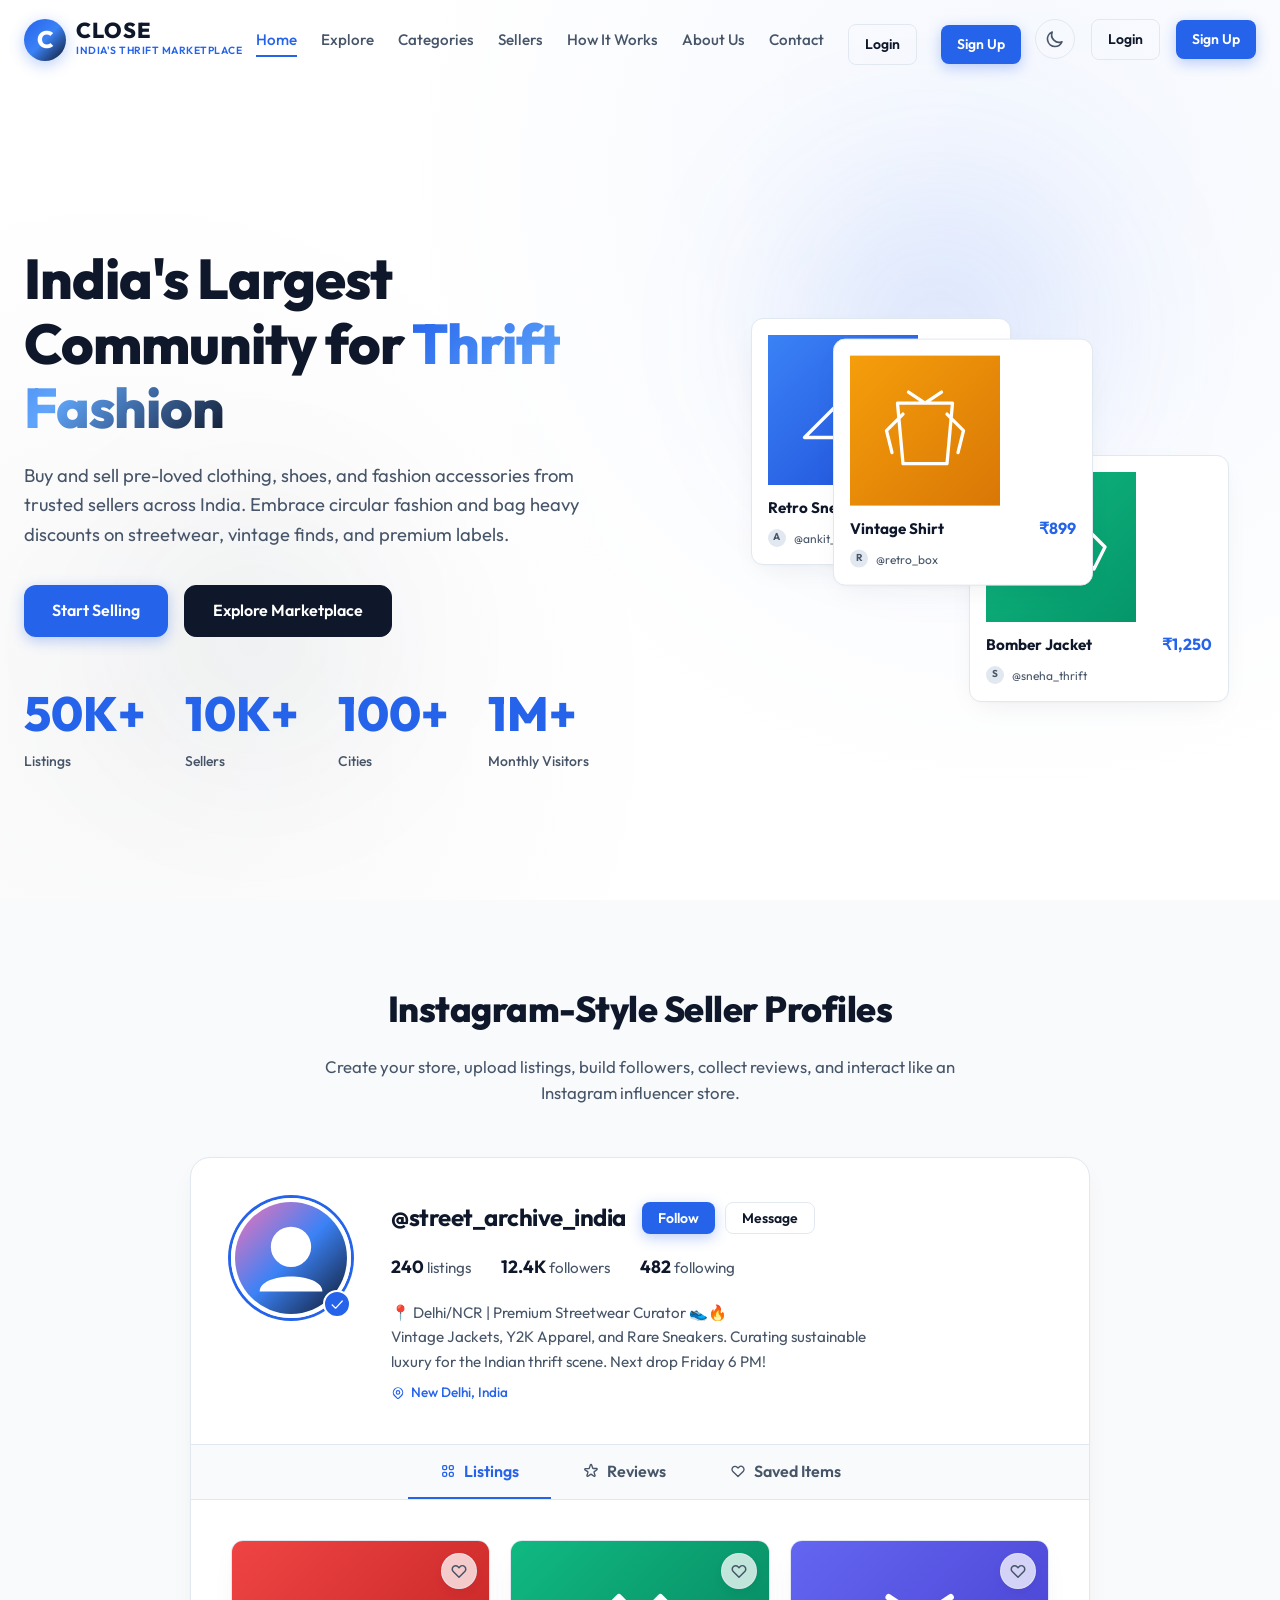
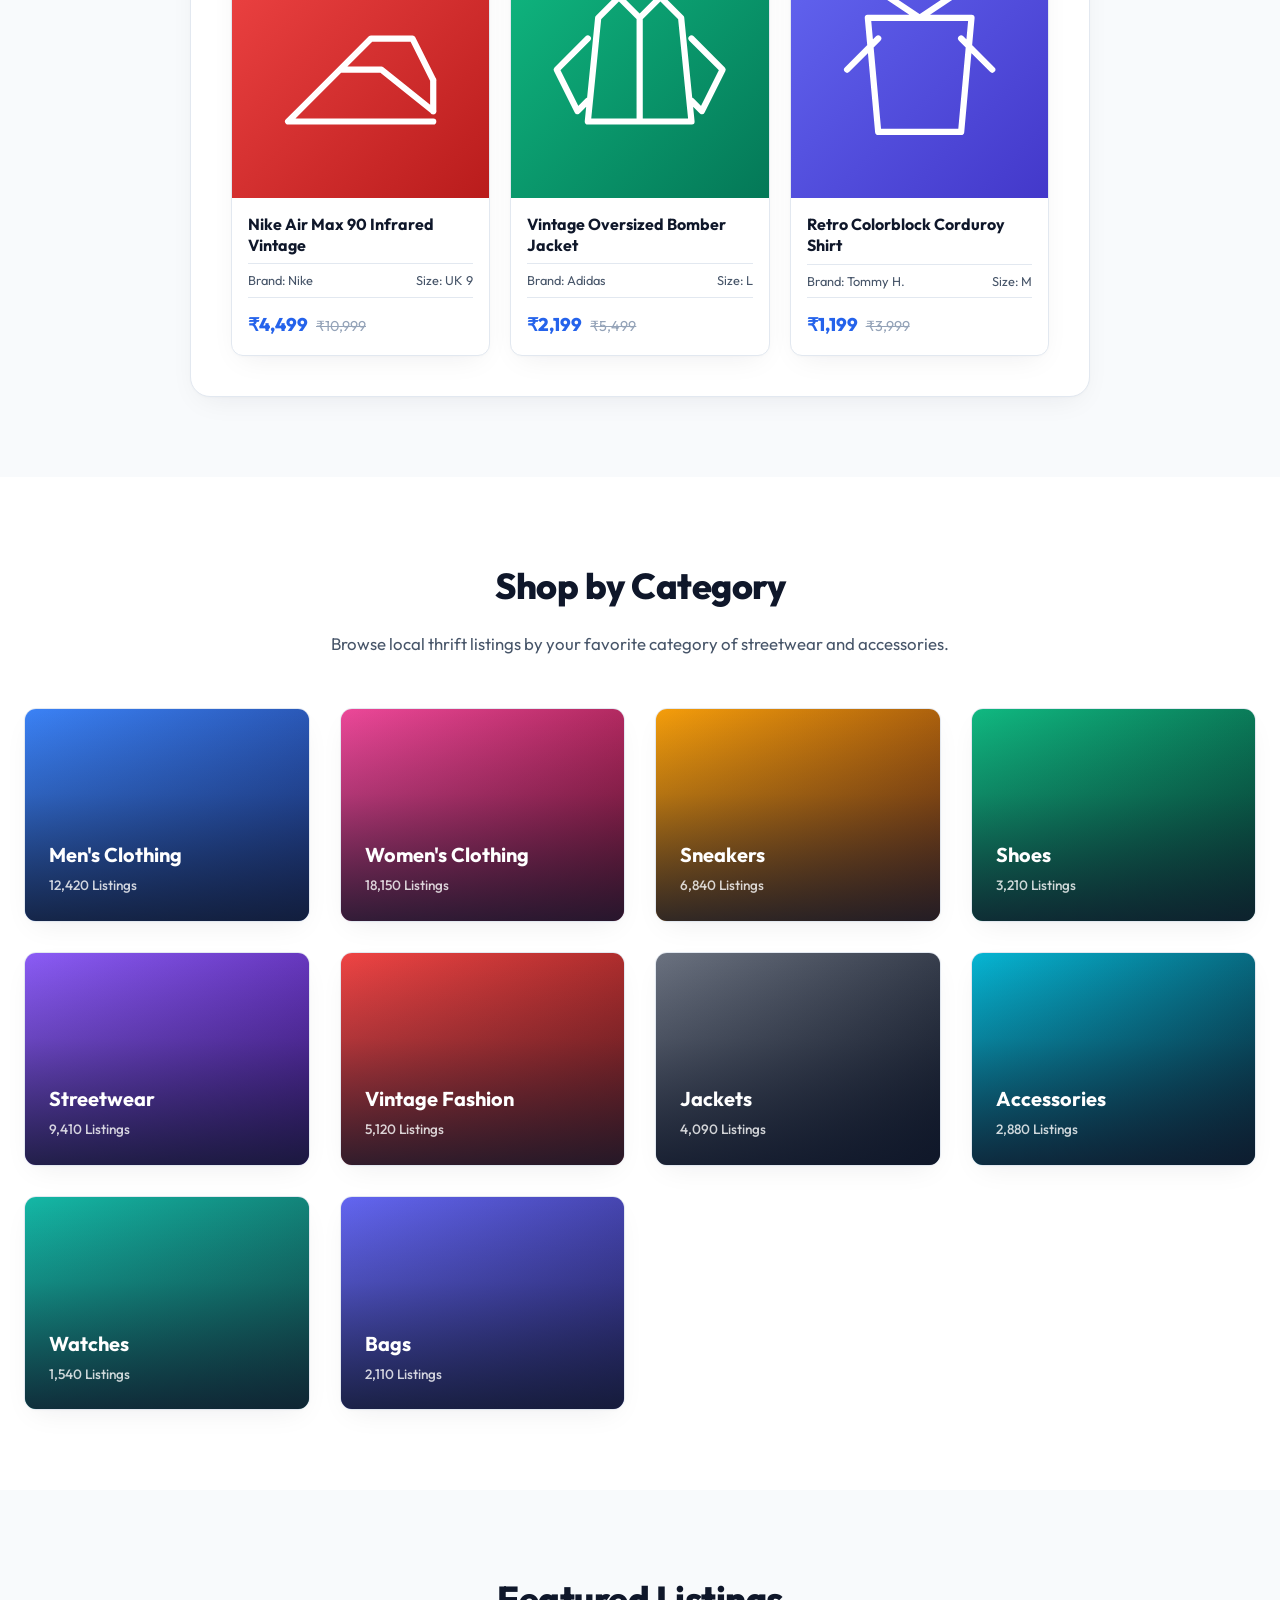
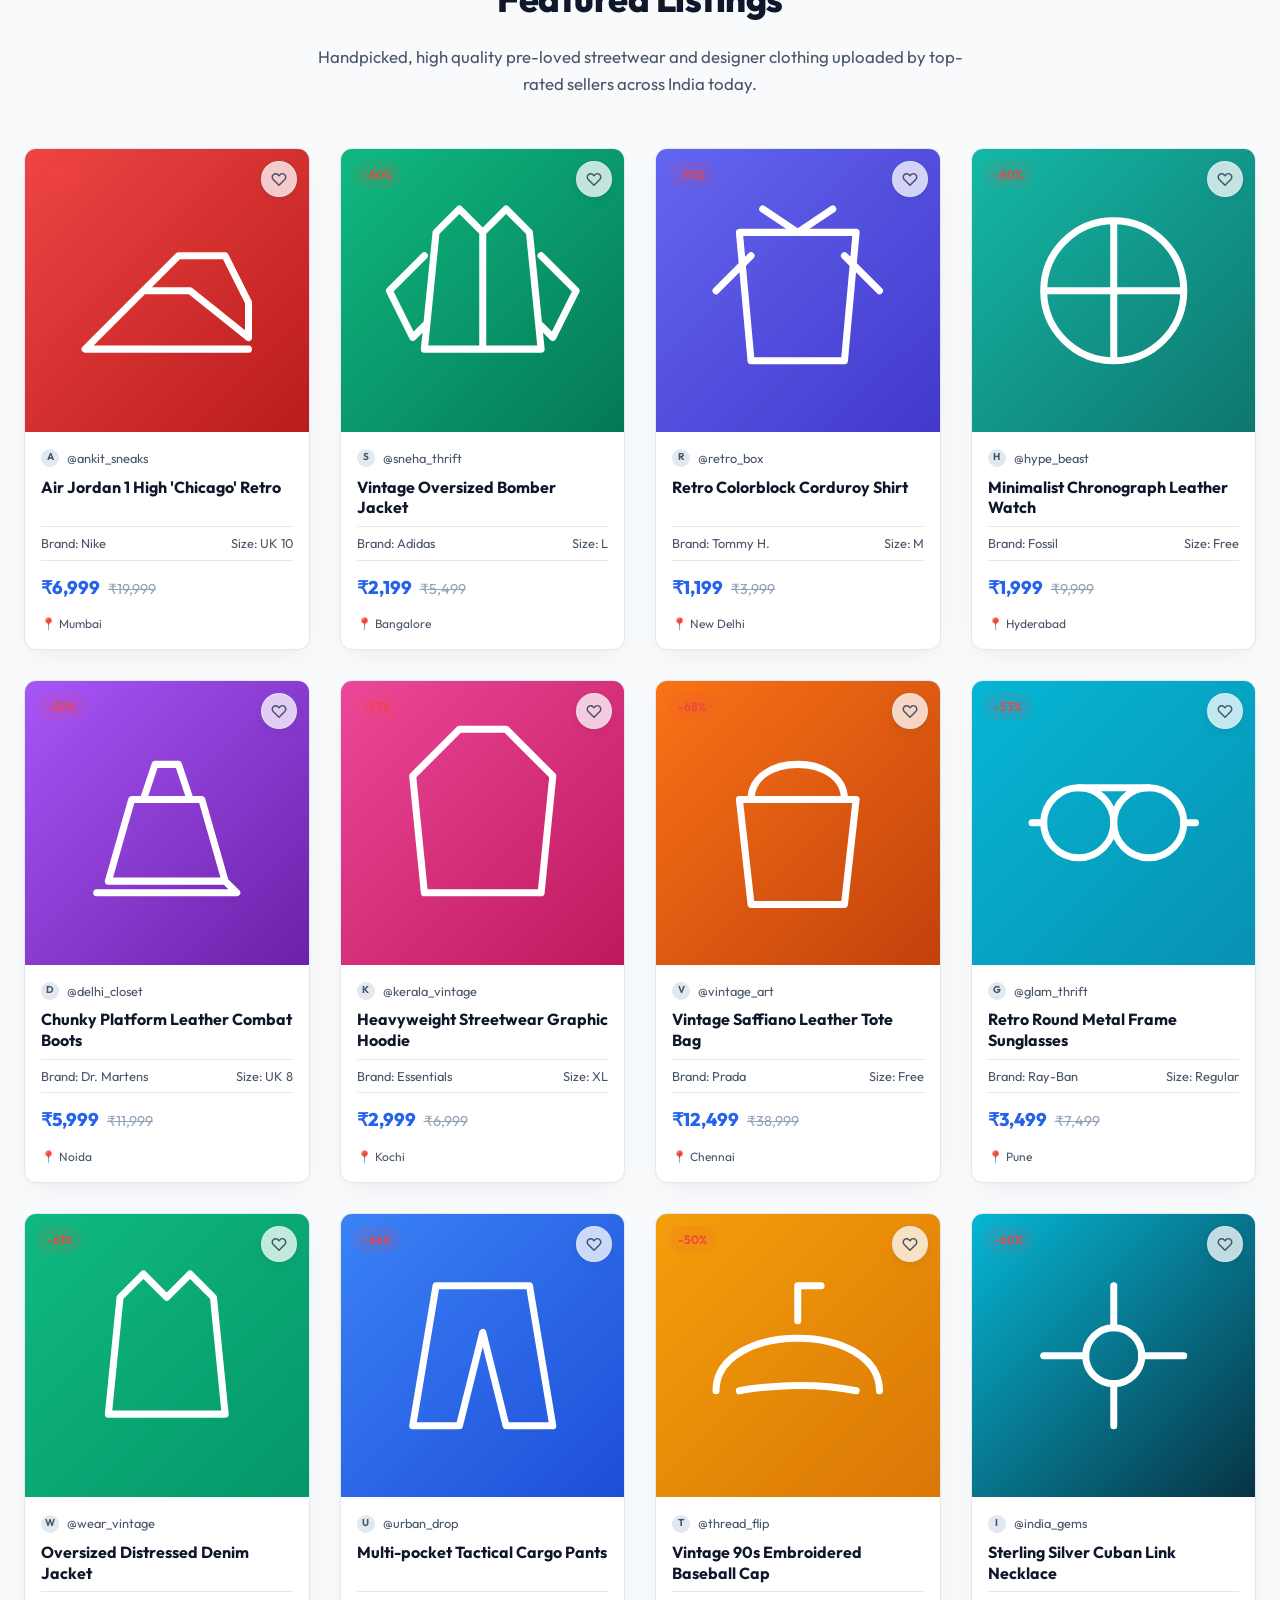
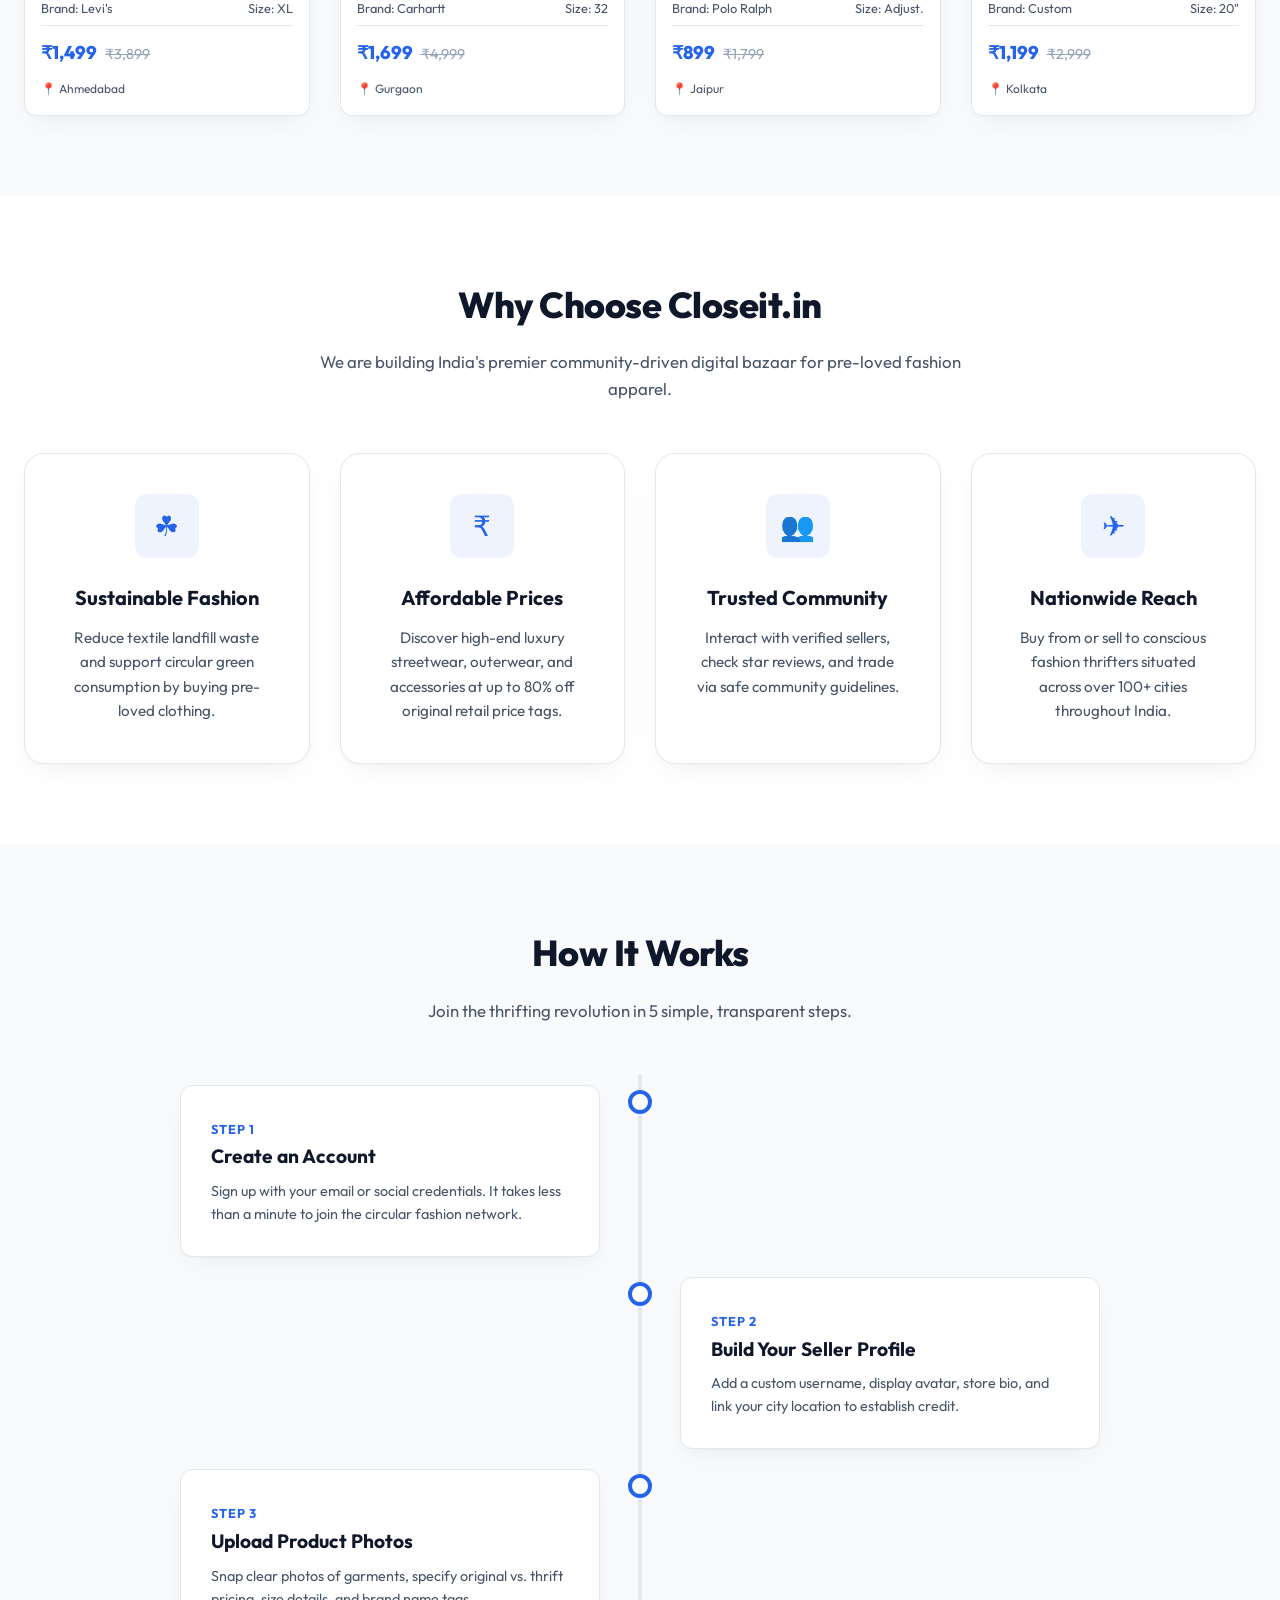
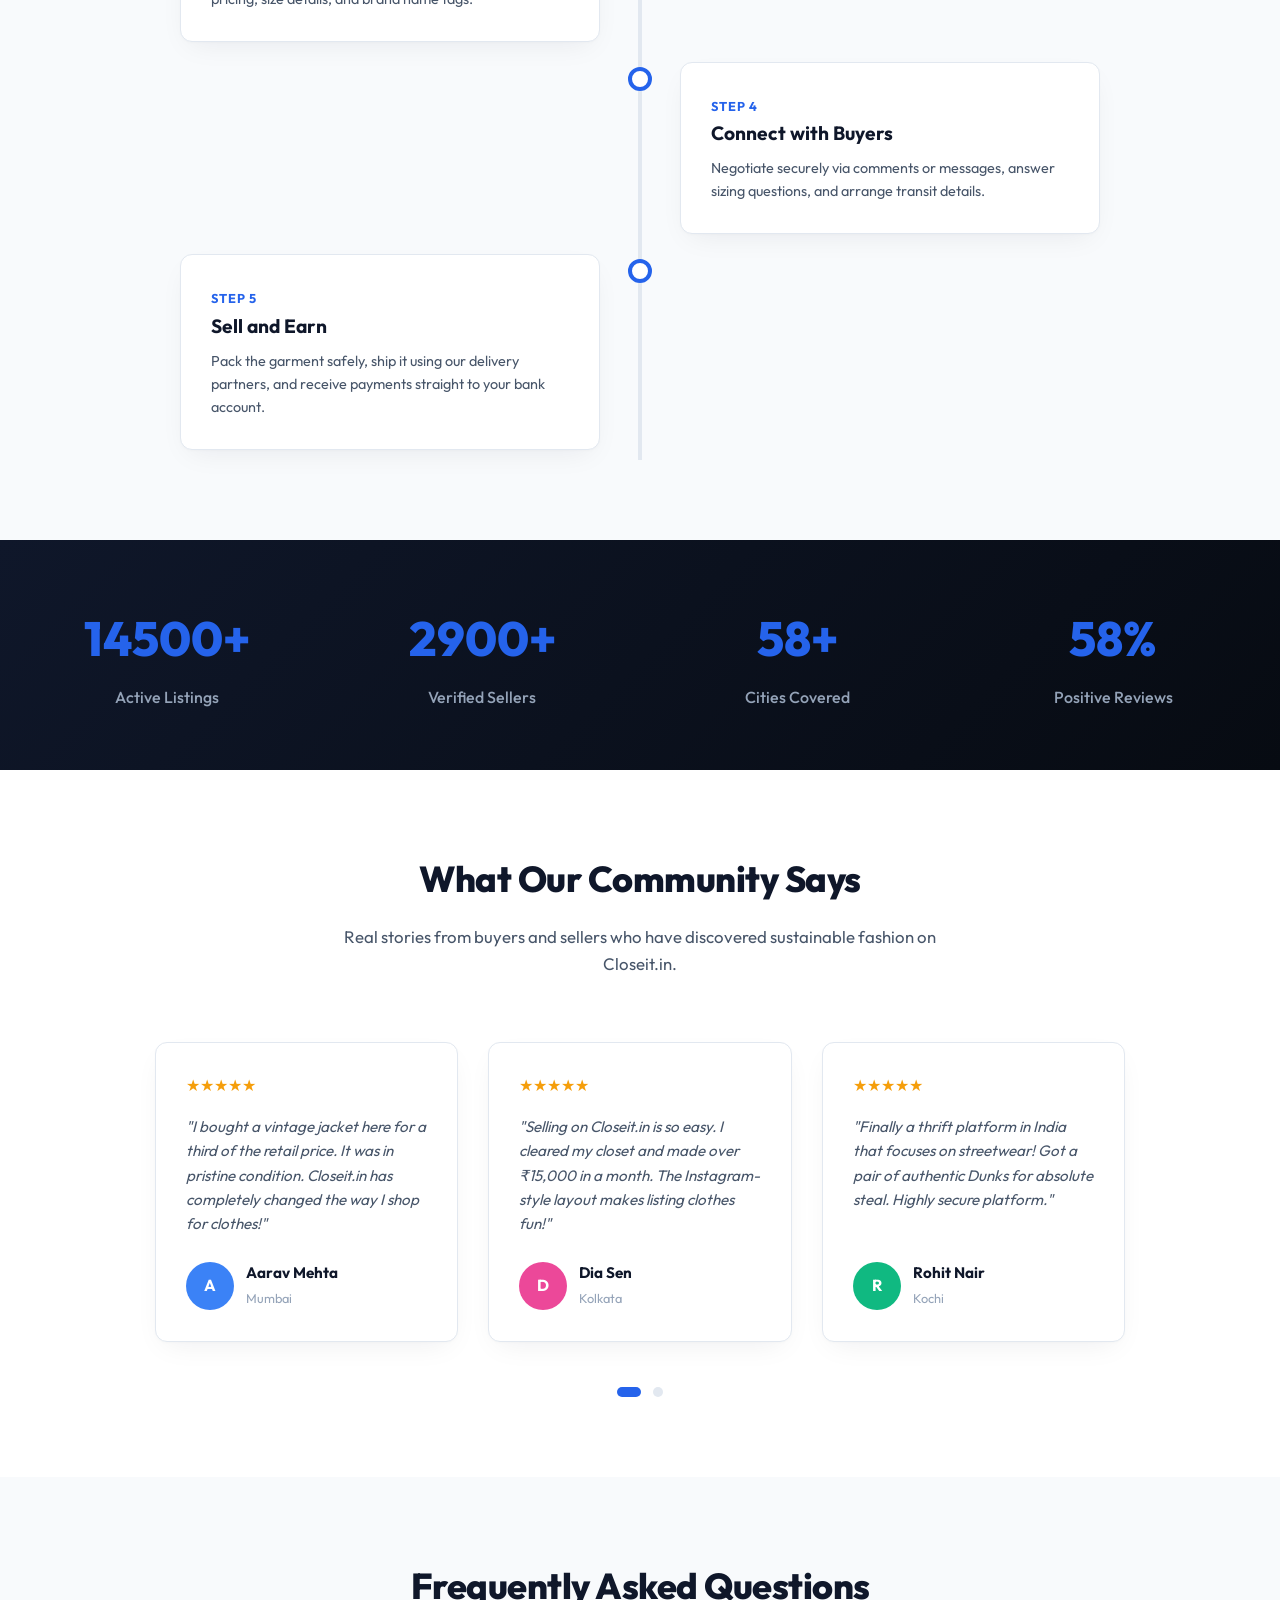
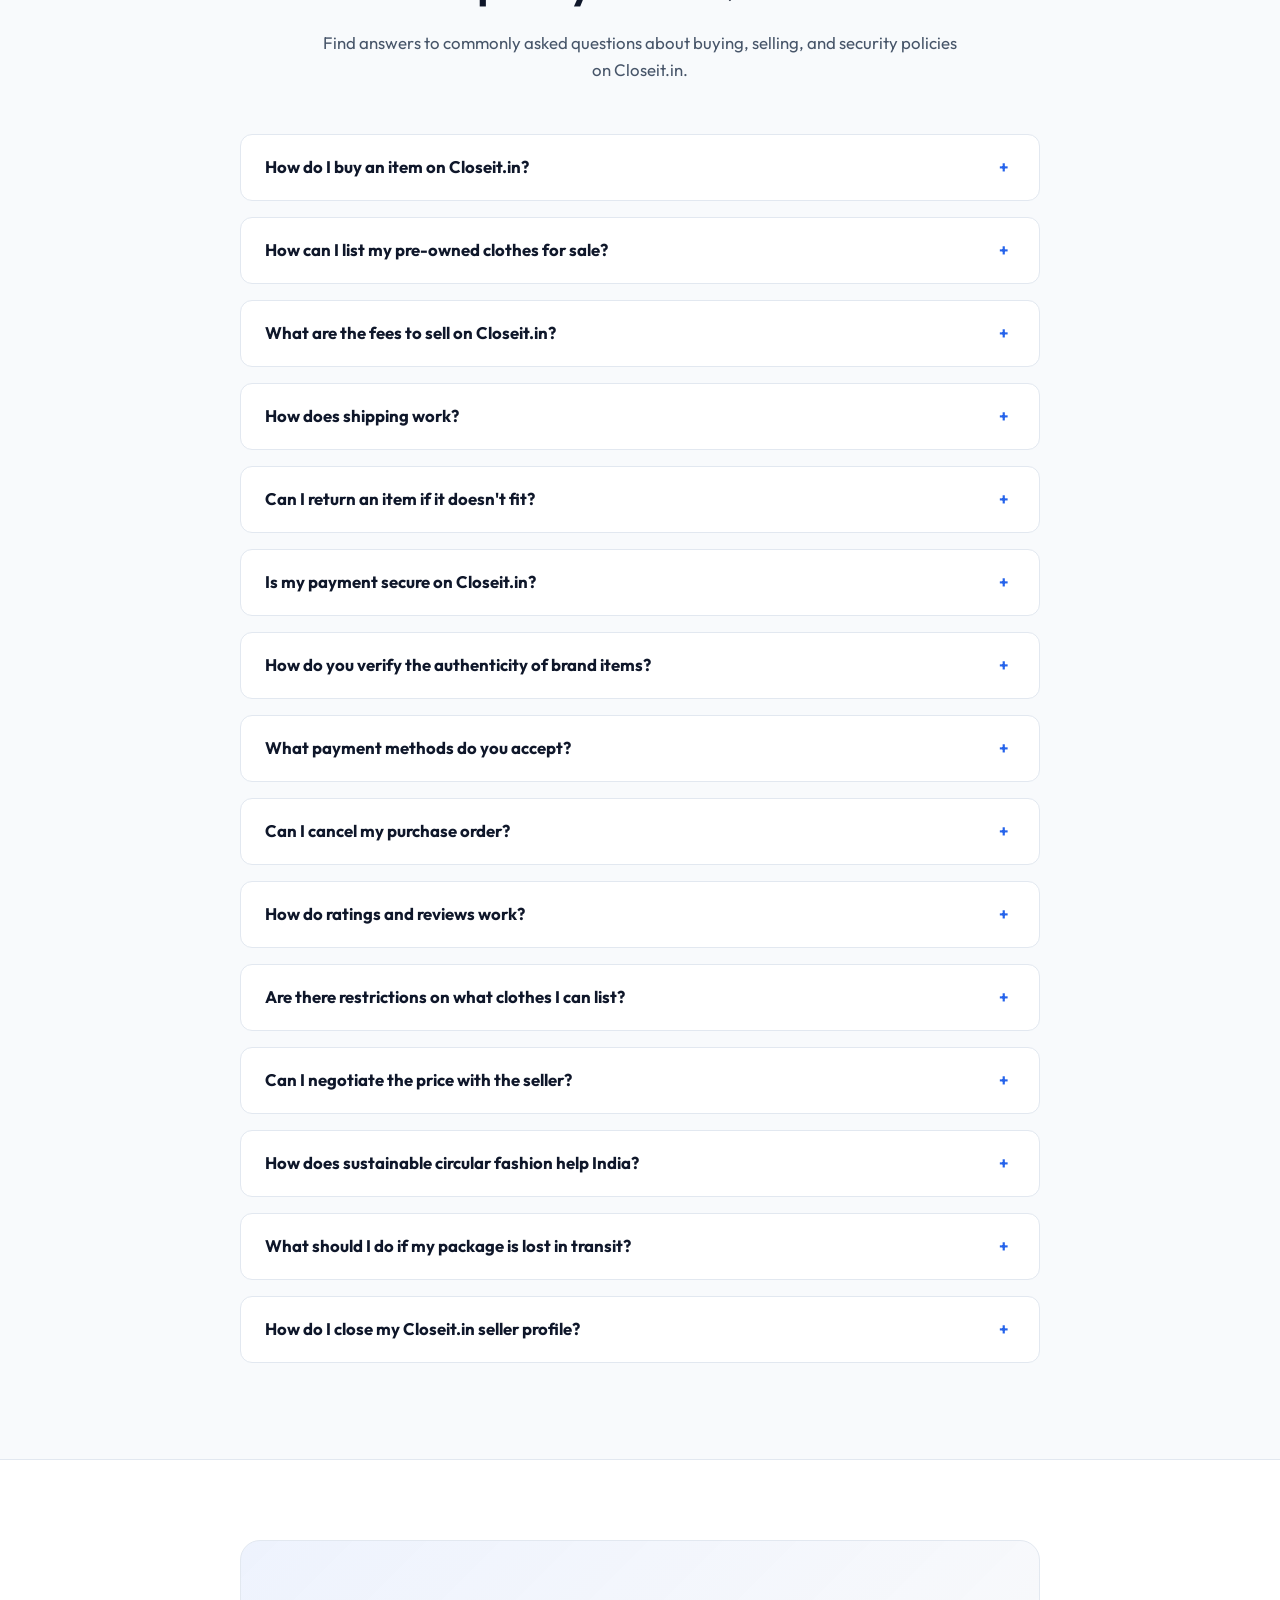
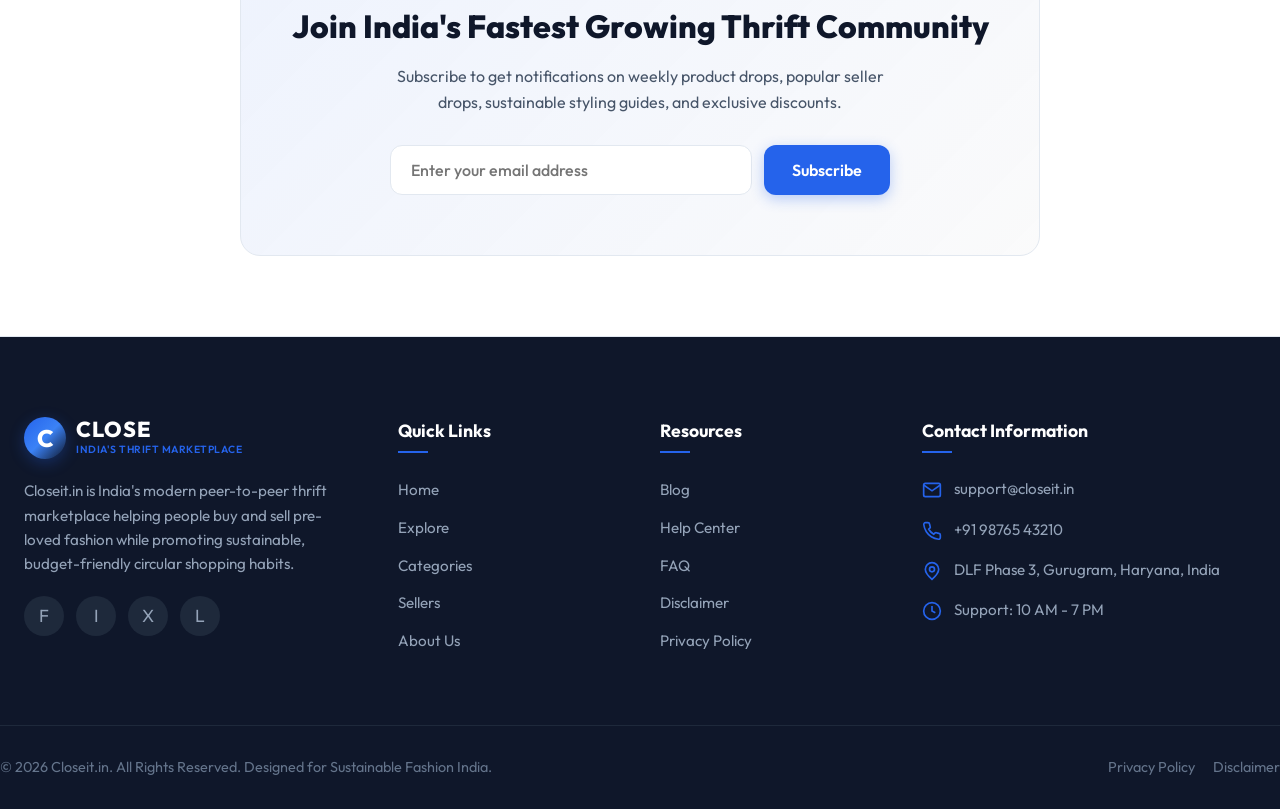
<file: closeit 2/index.html>
<!DOCTYPE html>
<html lang="en">
<head>
  <meta charset="UTF-8">
  <meta name="viewport" content="width=device-width, initial-scale=1.0">
  
  <!-- SEO Meta Tags -->
  <title>Best Thrift Marketplace in India | Buy & Sell Pre-Owned Fashion | Closeit.in</title>
  <meta name="description" content="Closeit.in is India's best thrift marketplace where users can buy and sell pre-owned clothing, shoes, streetwear, accessories, and fashion items. Create your profile, post products, and discover affordable sustainable fashion across India.">
  <meta name="keywords" content="best thrift marketplace, thrift shopping India, thrift clothes India, used fashion marketplace, second hand clothing India, thrift shoes, sustainable fashion India, buy and sell clothes online, Closeit.in">
  <meta name="author" content="Closeit.in">
  <meta name="robots" content="index, follow">
  
  <!-- Canonical URL -->
  <link rel="canonical" href="https://closeit.in/">
  
  <!-- Open Graph / Facebook -->
  <meta property="og:type" content="website">
  <meta property="og:url" content="https://closeit.in/">
  <meta property="og:title" content="Best Thrift Marketplace in India | Buy & Sell Pre-Owned Fashion | Closeit.in">
  <meta property="og:description" content="Closeit.in is India's best thrift marketplace where users can buy and sell pre-owned clothing, shoes, streetwear, accessories, and fashion items. Create your profile, post products, and discover affordable sustainable fashion across India.">
  <meta property="og:image" content="https://closeit.in/assets/og-image.jpg">
  
  <!-- Twitter -->
  <meta name="twitter:card" content="summary_large_image">
  <meta name="twitter:url" content="https://closeit.in/">
  <meta name="twitter:title" content="Best Thrift Marketplace in India | Buy & Sell Pre-Owned Fashion | Closeit.in">
  <meta name="twitter:description" content="Closeit.in is India's best thrift marketplace where users can buy and sell pre-owned clothing, shoes, streetwear, accessories, and fashion items. Create your profile, post products, and discover affordable sustainable fashion across India.">
  <meta name="twitter:image" content="https://closeit.in/assets/og-image.jpg">
  
  <!-- Fonts & Icons -->
  <link rel="stylesheet" href="style.css">
  
  <!-- JSON-LD Structured Data Schema -->
  <script type="application/ld+json">
  {
    "@context": "https://schema.org",
    "@type": "WebSite",
    "name": "Closeit.in",
    "url": "https://closeit.in/",
    "potentialAction": {
      "@type": "SearchAction",
      "target": "https://closeit.in/explore?q={search_term_string}",
      "query-input": "required name=search_term_string"
    }
  }
  </script>
  
  <script type="application/ld+json">
  {
    "@context": "https://schema.org",
    "@type": "FAQPage",
    "mainEntity": [
      {
        "@type": "Question",
        "name": "How does buying work on Closeit.in?",
        "acceptedAnswer": {
          "@type": "Answer",
          "text": "Browse listings, check seller reviews, and purchase via secure checkout or direct message options. Secure payments protect your money until delivery is confirmed."
        }
      },
      {
        "@type": "Question",
        "name": "Is selling free on Closeit.in?",
        "acceptedAnswer": {
          "@type": "Answer",
          "text": "Yes, creating an account and listing your products is completely free. We charge a minimal nominal service fee on successful transactions."
        }
      },
      {
        "@type": "Question",
        "name": "How is shipping handled?",
        "acceptedAnswer": {
          "@type": "Answer",
          "text": "Sellers ship items within 3 business days using standard courier partners. Tracking details are updated on the Closeit.in dashboard."
        }
      }
    ]
  }
  </script>
</head>
<body>

  <!-- HEADER -->
  <header id="main-header">
    <div class="container nav-wrapper">
      <!-- Logo -->
      <a href="index.html" class="logo" id="header-logo">
        <div class="logo-icon">C</div>
        <div class="logo-text">
          <span class="logo-title">CLOSE</span>
          <span class="logo-subtitle">India's Thrift Marketplace</span>
        </div>
      </a>
      
      <!-- Desktop Menu -->
      <ul class="nav-menu" id="nav-menu">
        <li><a href="index.html" class="nav-link active" id="nav-home">Home</a></li>
        <li><a href="#explore" class="nav-link" id="nav-explore">Explore</a></li>
        <li><a href="#categories" class="nav-link" id="nav-categories">Categories</a></li>
        <li><a href="#sellers" class="nav-link" id="nav-sellers">Sellers</a></li>
        <li><a href="#how-it-works" class="nav-link" id="nav-how">How It Works</a></li>
        <li><a href="about.html" class="nav-link" id="nav-about">About Us</a></li>
        <li><a href="contact.html" class="nav-link" id="nav-contact">Contact</a></li>
        <li class="mobile-only"><a href="#login" class="btn btn-outline btn-sm" style="width:100%; margin-top: 10px;">Login</a></li>
        <li class="mobile-only"><a href="#signup" class="btn btn-primary btn-sm" style="width:100%; margin-top: 10px;">Sign Up</a></li>
      </ul>
      
      <!-- Actions -->
      <div class="nav-actions">
        <!-- Theme Toggle -->
        <button class="theme-toggle" id="theme-toggle" aria-label="Toggle Dark Mode">
          <!-- Sun Icon -->
          <svg class="sun-icon" fill="none" stroke="currentColor" viewBox="0 0 24 24"><path stroke-linecap="round" stroke-linejoin="round" stroke-width="2" d="M12 3v1m0 16v1m9-9h-1M4 12H3m15.364-6.364l-.707.707M6.343 17.657l-.707.707m0-12.728l.707.707m12.728 12.728l.707.707M12 8a4 4 0 100 8 4 4 0 000-8z"></path></svg>
          <!-- Moon Icon -->
          <svg class="moon-icon" fill="none" stroke="currentColor" viewBox="0 0 24 24"><path stroke-linecap="round" stroke-linejoin="round" stroke-width="2" d="M20.354 15.354A9 9 0 018.646 3.646 9.003 9.003 0 0012 21a9.003 9.003 0 008.354-5.646z"></path></svg>
        </button>
        
        <a href="#login" class="btn btn-outline btn-sm desktop-only">Login</a>
        <a href="#signup" class="btn btn-primary btn-sm desktop-only">Sign Up</a>
        
        <!-- Hamburger Menu -->
        <button class="hamburger" id="hamburger" aria-label="Toggle Mobile Menu">
          <span></span>
          <span></span>
          <span></span>
        </button>
      </div>
    </div>
  </header>

  <!-- HERO SECTION -->
  <section class="hero" id="home">
    <div class="container hero-grid">
      <div class="hero-content reveal">
        <h1>India's Largest Community for <span>Thrift Fashion</span></h1>
        <p>Buy and sell pre-loved clothing, shoes, and fashion accessories from trusted sellers across India. Embrace circular fashion and bag heavy discounts on streetwear, vintage finds, and premium labels.</p>
        
        <div class="hero-ctas">
          <a href="#signup" class="btn btn-primary">Start Selling</a>
          <a href="#explore" class="btn btn-secondary">Explore Marketplace</a>
        </div>
        
        <div class="hero-stats">
          <div class="stat-item">
            <span class="stat-num counter-num" data-target="50" data-suffix="K+">0</span>
            <span class="stat-label">Listings</span>
          </div>
          <div class="stat-item">
            <span class="stat-num counter-num" data-target="10" data-suffix="K+">0</span>
            <span class="stat-label">Sellers</span>
          </div>
          <div class="stat-item">
            <span class="stat-num counter-num" data-target="100" data-suffix="+">0</span>
            <span class="stat-label">Cities</span>
          </div>
          <div class="stat-item">
            <span class="stat-num counter-num" data-target="1" data-suffix="M+">0</span>
            <span class="stat-label">Monthly Visitors</span>
          </div>
        </div>
      </div>
      
      <div class="hero-visual reveal">
        <!-- Floating Card 1 -->
        <div class="floating-card floating-card-1">
          <div class="product-card-img-wrapper" style="height:150px; background: linear-gradient(135deg, #3b82f6 0%, #1d4ed8 100%);">
            <!-- Sneaker SVG -->
            <svg viewBox="0 0 100 100" style="width:100%; height:100%; fill:none; stroke:#fff; stroke-width:3; padding: 20px;">
              <path d="M20 70 L40 50 L60 50 L85 70 M40 50 L55 35 L75 35 L85 55 M85 55 L85 70 M20 70 L15 75 L30 75 L85 75 M70 35 L65 42 M75 35 L70 42" stroke-linecap="round" stroke-linejoin="round"/>
            </svg>
          </div>
          <div class="float-info" style="margin-top: 10px;">
            <span class="float-title">Retro Sneakers</span>
            <span class="float-price">₹1,899</span>
          </div>
          <div class="float-seller">
            <div style="background: #e2e8f0; width:18px; height:18px; border-radius:50%; text-align:center; font-size:10px; font-weight:700;">A</div>
            <span>@ankit_sneaks</span>
          </div>
        </div>
        
        <!-- Floating Card 2 -->
        <div class="floating-card floating-card-2">
          <div class="product-card-img-wrapper" style="height:150px; background: linear-gradient(135deg, #10b981 0%, #059669 100%);">
            <!-- Bomber Jacket SVG -->
            <svg viewBox="0 0 100 100" style="width:100%; height:100%; fill:none; stroke:#fff; stroke-width:3; padding: 20px;">
              <path d="M30 25 L40 15 L50 25 L60 15 L70 25 L75 75 L25 75 Z M25 35 L10 50 L20 70 L25 65 M75 35 L90 50 L80 70 L75 65 M50 25 L50 75" stroke-linecap="round" stroke-linejoin="round"/>
            </svg>
          </div>
          <div class="float-info" style="margin-top: 10px;">
            <span class="float-title">Bomber Jacket</span>
            <span class="float-price">₹1,250</span>
          </div>
          <div class="float-seller">
            <div style="background: #e2e8f0; width:18px; height:18px; border-radius:50%; text-align:center; font-size:10px; font-weight:700;">S</div>
            <span>@sneha_thrift</span>
          </div>
        </div>
        
        <!-- Floating Card 3 (Center) -->
        <div class="floating-card floating-card-3">
          <div class="product-card-img-wrapper" style="height:150px; background: linear-gradient(135deg, #f59e0b 0%, #d97706 100%);">
            <!-- Vintage Corduroy SVG -->
            <svg viewBox="0 0 100 100" style="width:100%; height:100%; fill:none; stroke:#fff; stroke-width:3; padding: 20px;">
              <path d="M35 15 L50 25 L65 15 M25 25 L75 25 L70 80 L30 80 Z M30 35 L15 50 L20 70 M70 35 L85 50 L80 70" stroke-linecap="round" stroke-linejoin="round"/>
            </svg>
          </div>
          <div class="float-info" style="margin-top: 10px;">
            <span class="float-title">Vintage Shirt</span>
            <span class="float-price">₹899</span>
          </div>
          <div class="float-seller">
            <div style="background: #e2e8f0; width:18px; height:18px; border-radius:50%; text-align:center; font-size:10px; font-weight:700;">R</div>
            <span>@retro_box</span>
          </div>
        </div>
      </div>
    </div>
    
    <!-- Hero Background Shapes -->
    <div class="hero-shapes">
      <div class="shape shape-1"></div>
      <div class="shape shape-2"></div>
    </div>
  </section>

  <!-- INSTAGRAM STYLE SELLER PROFILE SYSTEM -->
  <section class="section section-bg" id="sellers">
    <div class="container">
      <div class="section-header text-center reveal">
        <h2 class="section-title">Instagram-Style Seller Profiles</h2>
        <p class="section-desc">Create your store, upload listings, build followers, collect reviews, and interact like an Instagram influencer store.</p>
      </div>
      
      <!-- Seller Profile Card -->
      <div class="seller-profile-card reveal">
        <div class="profile-header">
          <div class="profile-image-container">
            <!-- Gradient Profile Avatar SVG -->
            <svg class="profile-img" viewBox="0 0 100 100">
              <defs>
                <linearGradient id="grad-pfp" x1="0%" y1="0%" x2="100%" y2="100%">
                  <stop offset="0%" style="stop-color:#f472b6;" />
                  <stop offset="50%" style="stop-color:#3b82f6;" />
                  <stop offset="100%" style="stop-color:#0f172a;" />
                </linearGradient>
              </defs>
              <rect width="100" height="100" fill="url(#grad-pfp)"/>
              <circle cx="50" cy="40" r="18" fill="#fff"/>
              <path d="M22 80 C22 62, 78 62, 78 80 Z" fill="#fff"/>
            </svg>
            <div class="profile-badge" title="Verified Thrift Creator">✓</div>
          </div>
          
          <div class="profile-info">
            <div class="profile-meta">
              <h3 class="profile-username">@street_archive_india</h3>
              <div class="profile-actions">
                <button class="btn btn-primary btn-sm follow-btn" style="padding: 6px 16px;">Follow</button>
                <button class="btn btn-outline btn-sm message-btn" style="padding: 6px 16px;">Message</button>
              </div>
            </div>
            
            <div class="profile-stats">
              <span class="profile-stat-item"><strong>240</strong> listings</span>
              <span class="profile-stat-item"><strong>12.4K</strong> followers</span>
              <span class="profile-stat-item"><strong>482</strong> following</span>
            </div>
            
            <div class="profile-bio">
              <p>📍 Delhi/NCR | Premium Streetwear Curator 👟🔥</p>
              <p>Vintage Jackets, Y2K Apparel, and Rare Sneakers. Curating sustainable luxury for the Indian thrift scene. Next drop Friday 6 PM!</p>
              <div class="profile-location">
                <svg width="14" height="14" fill="none" stroke="currentColor" viewBox="0 0 24 24"><path stroke-linecap="round" stroke-linejoin="round" stroke-width="2" d="M17.657 16.657L13.414 20.9a1.998 1.998 0 01-2.827 0l-4.244-4.243a8 8 0 1111.314 0z"></path><path stroke-linecap="round" stroke-linejoin="round" stroke-width="2" d="M15 11a3 3 0 11-6 0 3 3 0 016 0z"></path></svg>
                <span>New Delhi, India</span>
              </div>
            </div>
          </div>
        </div>
        
        <!-- Tabs -->
        <div class="profile-tabs">
          <button class="tab-btn active" data-tab="tab-listings">
            <svg width="16" height="16" fill="none" stroke="currentColor" viewBox="0 0 24 24"><path stroke-linecap="round" stroke-linejoin="round" stroke-width="2" d="M4 6a2 2 0 012-2h2a2 2 0 012 2v2a2 2 0 01-2 2H6a2 2 0 01-2-2V6zM14 6a2 2 0 012-2h2a2 2 0 012 2v2a2 2 0 01-2 2h-2a2 2 0 01-2-2V6zM4 16a2 2 0 012-2h2a2 2 0 012 2v2a2 2 0 01-2 2H6a2 2 0 01-2-2v-2zM14 16a2 2 0 012-2h2a2 2 0 012 2v2a2 2 0 01-2 2h-2a2 2 0 01-2-2v-2z"></path></svg>
            Listings
          </button>
          <button class="tab-btn" data-tab="tab-reviews">
            <svg width="16" height="16" fill="none" stroke="currentColor" viewBox="0 0 24 24"><path stroke-linecap="round" stroke-linejoin="round" stroke-width="2" d="M11.049 2.927c.3-.921 1.603-.921 1.902 0l1.519 4.674a1 1 0 00.95.69h4.907c.961 0 1.36 1.246.588 1.81l-3.974 2.89a1 1 0 00-.364 1.118l1.518 4.674c.3.922-.755 1.688-1.538 1.118l-3.976-2.89a1 1 0 00-1.176 0l-3.976 2.89c-.783.57-1.838-.197-1.538-1.118l1.518-4.674a1 1 0 00-.364-1.118L2.98 10.3c-.773-.564-.373-1.81.588-1.81h4.906a1 1 0 00.95-.69l1.519-4.674z"></path></svg>
            Reviews
          </button>
          <button class="tab-btn" data-tab="tab-saved">
            <svg width="16" height="16" fill="none" stroke="currentColor" viewBox="0 0 24 24"><path stroke-linecap="round" stroke-linejoin="round" stroke-width="2" d="M4.318 6.318a4.5 4.5 0 000 6.364L12 20.364l7.682-7.682a4.5 4.5 0 00-6.364-6.364L12 7.636l-1.318-1.318a4.5 4.5 0 00-6.364 0z"></path></svg>
            Saved Items
          </button>
        </div>
        
        <!-- Tab Content -->
        <div class="profile-tab-content">
          <!-- Listings Tab -->
          <div class="tab-pane active" id="tab-listings">
            <div class="profile-product-grid">
              
              <!-- Card 1 -->
              <div class="product-card">
                <div class="product-card-img-wrapper" style="background: linear-gradient(135deg, #ef4444 0%, #b91c1c 100%);">
                  <svg viewBox="0 0 100 100" style="width:100%; height:100%; fill:none; stroke:#fff; stroke-width:3; padding: 25px;">
                    <path d="M20 70 L40 50 L60 50 L85 70 M40 50 L55 35 L75 35 L85 55 M85 55 L85 70 M20 70 L15 75 L30 75 L85 75" stroke-linecap="round" stroke-linejoin="round"/>
                  </svg>
                  <button class="card-action-btn" aria-label="Save Item"><svg width="18" height="18" fill="none" stroke="currentColor" viewBox="0 0 24 24"><path stroke-linecap="round" stroke-linejoin="round" stroke-width="2" d="M4.318 6.318a4.5 4.5 0 000 6.364L12 20.364l7.682-7.682a4.5 4.5 0 00-6.364-6.364L12 7.636l-1.318-1.318a4.5 4.5 0 00-6.364 0z"></path></svg></button>
                </div>
                <div class="product-card-body">
                  <h4 class="product-card-title">Nike Air Max 90 Infrared Vintage</h4>
                  <div class="product-card-details">
                    <span>Brand: Nike</span>
                    <span>Size: UK 9</span>
                  </div>
                  <div class="product-card-prices">
                    <span class="thrift-price">₹4,499</span>
                    <span class="original-price">₹10,999</span>
                  </div>
                </div>
              </div>
              
              <!-- Card 2 -->
              <div class="product-card">
                <div class="product-card-img-wrapper" style="background: linear-gradient(135deg, #10b981 0%, #047857 100%);">
                  <svg viewBox="0 0 100 100" style="width:100%; height:100%; fill:none; stroke:#fff; stroke-width:3; padding: 25px;">
                    <path d="M30 25 L40 15 L50 25 L60 15 L70 25 L75 75 L25 75 Z M25 35 L10 50 L20 70 L25 65 M75 35 L90 50 L80 70 L75 65 M50 25 L50 75" stroke-linecap="round" stroke-linejoin="round"/>
                  </svg>
                  <button class="card-action-btn" aria-label="Save Item"><svg width="18" height="18" fill="none" stroke="currentColor" viewBox="0 0 24 24"><path stroke-linecap="round" stroke-linejoin="round" stroke-width="2" d="M4.318 6.318a4.5 4.5 0 000 6.364L12 20.364l7.682-7.682a4.5 4.5 0 00-6.364-6.364L12 7.636l-1.318-1.318a4.5 4.5 0 00-6.364 0z"></path></svg></button>
                </div>
                <div class="product-card-body">
                  <h4 class="product-card-title">Vintage Oversized Bomber Jacket</h4>
                  <div class="product-card-details">
                    <span>Brand: Adidas</span>
                    <span>Size: L</span>
                  </div>
                  <div class="product-card-prices">
                    <span class="thrift-price">₹2,199</span>
                    <span class="original-price">₹5,499</span>
                  </div>
                </div>
              </div>
              
              <!-- Card 3 -->
              <div class="product-card">
                <div class="product-card-img-wrapper" style="background: linear-gradient(135deg, #6366f1 0%, #4338ca 100%);">
                  <svg viewBox="0 0 100 100" style="width:100%; height:100%; fill:none; stroke:#fff; stroke-width:3; padding: 25px;">
                    <path d="M35 15 L50 25 L65 15 M25 25 L75 25 L70 80 L30 80 Z M30 35 L15 50 M70 35 L85 50" stroke-linecap="round" stroke-linejoin="round"/>
                  </svg>
                  <button class="card-action-btn" aria-label="Save Item"><svg width="18" height="18" fill="none" stroke="currentColor" viewBox="0 0 24 24"><path stroke-linecap="round" stroke-linejoin="round" stroke-width="2" d="M4.318 6.318a4.5 4.5 0 000 6.364L12 20.364l7.682-7.682a4.5 4.5 0 00-6.364-6.364L12 7.636l-1.318-1.318a4.5 4.5 0 00-6.364 0z"></path></svg></button>
                </div>
                <div class="product-card-body">
                  <h4 class="product-card-title">Retro Colorblock Corduroy Shirt</h4>
                  <div class="product-card-details">
                    <span>Brand: Tommy H.</span>
                    <span>Size: M</span>
                  </div>
                  <div class="product-card-prices">
                    <span class="thrift-price">₹1,199</span>
                    <span class="original-price">₹3,999</span>
                  </div>
                </div>
              </div>
            </div>
          </div>
          
          <!-- Reviews Tab -->
          <div class="tab-pane" id="tab-reviews">
            <div class="review-item">
              <div class="review-header">
                <span class="review-author">Karan Malhotra</span>
                <span class="rating-stars">★★★★★</span>
              </div>
              <p class="review-text">"Amazing condition, fits perfectly and authentic seller. Packaged clean and shipped out in 24 hours. Highly recommended!"</p>
            </div>
            <div class="review-item">
              <div class="review-header">
                <span class="review-author">Priya Sharma</span>
                <span class="rating-stars">★★★★★</span>
              </div>
              <p class="review-text">"Got a vintage jacket for such a steal. Seamless negotiation and communication via Closeit.in chat system."</p>
            </div>
          </div>
          
          <!-- Saved Tab -->
          <div class="tab-pane" id="tab-saved">
            <p class="text-center" style="color: var(--text-secondary); padding: 40px 0;">You have not saved any items yet. Start exploring the marketplace to save your favorites!</p>
          </div>
        </div>
      </div>
    </div>
  </section>

  <!-- MARKETPLACE CATEGORIES -->
  <section class="section" id="categories">
    <div class="container">
      <div class="section-header text-center reveal">
        <h2 class="section-title">Shop by Category</h2>
        <p class="section-desc">Browse local thrift listings by your favorite category of streetwear and accessories.</p>
      </div>
      
      <div class="grid grid-4 reveal">
        <!-- 1 -->
        <div class="category-card">
          <div class="category-img" style="height:100%; background: linear-gradient(135deg, #3b82f6 0%, #1e3a8a 100%);"></div>
          <div class="category-overlay">
            <span class="category-title">Men's Clothing</span>
            <span class="category-count">12,420 Listings</span>
          </div>
        </div>
        <!-- 2 -->
        <div class="category-card">
          <div class="category-img" style="height:100%; background: linear-gradient(135deg, #ec4899 0%, #881337 100%);"></div>
          <div class="category-overlay">
            <span class="category-title">Women's Clothing</span>
            <span class="category-count">18,150 Listings</span>
          </div>
        </div>
        <!-- 3 -->
        <div class="category-card">
          <div class="category-img" style="height:100%; background: linear-gradient(135deg, #f59e0b 0%, #78350f 100%);"></div>
          <div class="category-overlay">
            <span class="category-title">Sneakers</span>
            <span class="category-count">6,840 Listings</span>
          </div>
        </div>
        <!-- 4 -->
        <div class="category-card">
          <div class="category-img" style="height:100%; background: linear-gradient(135deg, #10b981 0%, #064e3b 100%);"></div>
          <div class="category-overlay">
            <span class="category-title">Shoes</span>
            <span class="category-count">3,210 Listings</span>
          </div>
        </div>
        <!-- 5 -->
        <div class="category-card">
          <div class="category-img" style="height:100%; background: linear-gradient(135deg, #8b5cf6 0%, #4c1d95 100%);"></div>
          <div class="category-overlay">
            <span class="category-title">Streetwear</span>
            <span class="category-count">9,410 Listings</span>
          </div>
        </div>
        <!-- 6 -->
        <div class="category-card">
          <div class="category-img" style="height:100%; background: linear-gradient(135deg, #ef4444 0%, #7f1d1d 100%);"></div>
          <div class="category-overlay">
            <span class="category-title">Vintage Fashion</span>
            <span class="category-count">5,120 Listings</span>
          </div>
        </div>
        <!-- 7 -->
        <div class="category-card">
          <div class="category-img" style="height:100%; background: linear-gradient(135deg, #6b7280 0%, #111827 100%);"></div>
          <div class="category-overlay">
            <span class="category-title">Jackets</span>
            <span class="category-count">4,090 Listings</span>
          </div>
        </div>
        <!-- 8 -->
        <div class="category-card">
          <div class="category-img" style="height:100%; background: linear-gradient(135deg, #06b6d4 0%, #083344 100%);"></div>
          <div class="category-overlay">
            <span class="category-title">Accessories</span>
            <span class="category-count">2,880 Listings</span>
          </div>
        </div>
        <!-- 9 -->
        <div class="category-card">
          <div class="category-img" style="height:100%; background: linear-gradient(135deg, #14b8a6 0%, #115e59 100%);"></div>
          <div class="category-overlay">
            <span class="category-title">Watches</span>
            <span class="category-count">1,540 Listings</span>
          </div>
        </div>
        <!-- 10 -->
        <div class="category-card">
          <div class="category-img" style="height:100%; background: linear-gradient(135deg, #6366f1 0%, #312e81 100%);"></div>
          <div class="category-overlay">
            <span class="category-title">Bags</span>
            <span class="category-count">2,110 Listings</span>
          </div>
        </div>
      </div>
    </div>
  </section>

  <!-- FEATURED LISTINGS -->
  <section class="section section-bg" id="explore">
    <div class="container">
      <div class="section-header text-center reveal">
        <h2 class="section-title">Featured Listings</h2>
        <p class="section-desc">Handpicked, high quality pre-loved streetwear and designer clothing uploaded by top-rated sellers across India today.</p>
      </div>
      
      <div class="grid grid-4 reveal">
        <!-- Card 1 -->
        <div class="product-card">
          <span class="badge badge-discount card-tag">-65%</span>
          <div class="product-card-img-wrapper" style="background: linear-gradient(135deg, #ef4444 0%, #b91c1c 100%);">
            <svg viewBox="0 0 100 100" style="width:100%; height:100%; fill:none; stroke:#fff; stroke-width:3; padding: 25px;"><path d="M20 70 L40 50 L60 50 L85 70 M40 50 L55 35 L75 35 L85 55 M85 55 L85 70 M20 70 L15 75 L30 75 L85 75" stroke-linecap="round" stroke-linejoin="round"/></svg>
            <button class="card-action-btn" aria-label="Save Item"><svg width="18" height="18" fill="none" stroke="currentColor" viewBox="0 0 24 24"><path stroke-linecap="round" stroke-linejoin="round" stroke-width="2" d="M4.318 6.318a4.5 4.5 0 000 6.364L12 20.364l7.682-7.682a4.5 4.5 0 00-6.364-6.364L12 7.636l-1.318-1.318a4.5 4.5 0 00-6.364 0z"></path></svg></button>
          </div>
          <div class="product-card-body">
            <div class="product-card-seller">
              <div style="background: #e2e8f0; width:18px; height:18px; border-radius:50%; text-align:center; font-size:10px; font-weight:700;">A</div>
              <span>@ankit_sneaks</span>
            </div>
            <h4 class="product-card-title">Air Jordan 1 High 'Chicago' Retro</h4>
            <div class="product-card-details">
              <span>Brand: Nike</span>
              <span>Size: UK 10</span>
            </div>
            <div class="product-card-prices">
              <span class="thrift-price">₹6,999</span>
              <span class="original-price">₹19,999</span>
            </div>
            <div class="product-card-footer">
              <div class="product-card-location">📍 Mumbai</div>
            </div>
          </div>
        </div>
        
        <!-- Card 2 -->
        <div class="product-card">
          <span class="badge badge-discount card-tag">-60%</span>
          <div class="product-card-img-wrapper" style="background: linear-gradient(135deg, #10b981 0%, #047857 100%);">
            <svg viewBox="0 0 100 100" style="width:100%; height:100%; fill:none; stroke:#fff; stroke-width:3; padding: 25px;"><path d="M30 25 L40 15 L50 25 L60 15 L70 25 L75 75 L25 75 Z M25 35 L10 50 L20 70 L25 65 M75 35 L90 50 L80 70 L75 65 M50 25 L50 75" stroke-linecap="round" stroke-linejoin="round"/></svg>
            <button class="card-action-btn" aria-label="Save Item"><svg width="18" height="18" fill="none" stroke="currentColor" viewBox="0 0 24 24"><path stroke-linecap="round" stroke-linejoin="round" stroke-width="2" d="M4.318 6.318a4.5 4.5 0 000 6.364L12 20.364l7.682-7.682a4.5 4.5 0 00-6.364-6.364L12 7.636l-1.318-1.318a4.5 4.5 0 00-6.364 0z"></path></svg></button>
          </div>
          <div class="product-card-body">
            <div class="product-card-seller">
              <div style="background: #e2e8f0; width:18px; height:18px; border-radius:50%; text-align:center; font-size:10px; font-weight:700;">S</div>
              <span>@sneha_thrift</span>
            </div>
            <h4 class="product-card-title">Vintage Oversized Bomber Jacket</h4>
            <div class="product-card-details">
              <span>Brand: Adidas</span>
              <span>Size: L</span>
            </div>
            <div class="product-card-prices">
              <span class="thrift-price">₹2,199</span>
              <span class="original-price">₹5,499</span>
            </div>
            <div class="product-card-footer">
              <div class="product-card-location">📍 Bangalore</div>
            </div>
          </div>
        </div>

        <!-- Card 3 -->
        <div class="product-card">
          <span class="badge badge-discount card-tag">-70%</span>
          <div class="product-card-img-wrapper" style="background: linear-gradient(135deg, #6366f1 0%, #4338ca 100%);">
            <svg viewBox="0 0 100 100" style="width:100%; height:100%; fill:none; stroke:#fff; stroke-width:3; padding: 25px;"><path d="M35 15 L50 25 L65 15 M25 25 L75 25 L70 80 L30 80 Z M30 35 L15 50 M70 35 L85 50" stroke-linecap="round" stroke-linejoin="round"/></svg>
            <button class="card-action-btn" aria-label="Save Item"><svg width="18" height="18" fill="none" stroke="currentColor" viewBox="0 0 24 24"><path stroke-linecap="round" stroke-linejoin="round" stroke-width="2" d="M4.318 6.318a4.5 4.5 0 000 6.364L12 20.364l7.682-7.682a4.5 4.5 0 00-6.364-6.364L12 7.636l-1.318-1.318a4.5 4.5 0 00-6.364 0z"></path></svg></button>
          </div>
          <div class="product-card-body">
            <div class="product-card-seller">
              <div style="background: #e2e8f0; width:18px; height:18px; border-radius:50%; text-align:center; font-size:10px; font-weight:700;">R</div>
              <span>@retro_box</span>
            </div>
            <h4 class="product-card-title">Retro Colorblock Corduroy Shirt</h4>
            <div class="product-card-details">
              <span>Brand: Tommy H.</span>
              <span>Size: M</span>
            </div>
            <div class="product-card-prices">
              <span class="thrift-price">₹1,199</span>
              <span class="original-price">₹3,999</span>
            </div>
            <div class="product-card-footer">
              <div class="product-card-location">📍 New Delhi</div>
            </div>
          </div>
        </div>

        <!-- Card 4 -->
        <div class="product-card">
          <span class="badge badge-discount card-tag">-80%</span>
          <div class="product-card-img-wrapper" style="background: linear-gradient(135deg, #14b8a6 0%, #0f766e 100%);">
            <svg viewBox="0 0 100 100" style="width:100%; height:100%; fill:none; stroke:#fff; stroke-width:3; padding: 25px;"><circle cx="50" cy="50" r="30"/><line x1="50" y1="20" x2="50" y2="80"/><line x1="20" y1="50" x2="80" y2="50"/></svg>
            <button class="card-action-btn" aria-label="Save Item"><svg width="18" height="18" fill="none" stroke="currentColor" viewBox="0 0 24 24"><path stroke-linecap="round" stroke-linejoin="round" stroke-width="2" d="M4.318 6.318a4.5 4.5 0 000 6.364L12 20.364l7.682-7.682a4.5 4.5 0 00-6.364-6.364L12 7.636l-1.318-1.318a4.5 4.5 0 00-6.364 0z"></path></svg></button>
          </div>
          <div class="product-card-body">
            <div class="product-card-seller">
              <div style="background: #e2e8f0; width:18px; height:18px; border-radius:50%; text-align:center; font-size:10px; font-weight:700;">H</div>
              <span>@hype_beast</span>
            </div>
            <h4 class="product-card-title">Minimalist Chronograph Leather Watch</h4>
            <div class="product-card-details">
              <span>Brand: Fossil</span>
              <span>Size: Free</span>
            </div>
            <div class="product-card-prices">
              <span class="thrift-price">₹1,999</span>
              <span class="original-price">₹9,999</span>
            </div>
            <div class="product-card-footer">
              <div class="product-card-location">📍 Hyderabad</div>
            </div>
          </div>
        </div>

        <!-- Card 5 -->
        <div class="product-card">
          <span class="badge badge-discount card-tag">-50%</span>
          <div class="product-card-img-wrapper" style="background: linear-gradient(135deg, #a855f7 0%, #6b21a8 100%);">
            <svg viewBox="0 0 100 100" style="width:100%; height:100%; fill:none; stroke:#fff; stroke-width:3; padding: 25px;"><path d="M25 75 L35 40 L65 40 L75 75 M25 75 L75 75 L80 80 L20 80 M40 40 L45 25 L55 25 L60 40" stroke-linecap="round" stroke-linejoin="round"/></svg>
            <button class="card-action-btn" aria-label="Save Item"><svg width="18" height="18" fill="none" stroke="currentColor" viewBox="0 0 24 24"><path stroke-linecap="round" stroke-linejoin="round" stroke-width="2" d="M4.318 6.318a4.5 4.5 0 000 6.364L12 20.364l7.682-7.682a4.5 4.5 0 00-6.364-6.364L12 7.636l-1.318-1.318a4.5 4.5 0 00-6.364 0z"></path></svg></button>
          </div>
          <div class="product-card-body">
            <div class="product-card-seller">
              <div style="background: #e2e8f0; width:18px; height:18px; border-radius:50%; text-align:center; font-size:10px; font-weight:700;">D</div>
              <span>@delhi_closet</span>
            </div>
            <h4 class="product-card-title">Chunky Platform Leather Combat Boots</h4>
            <div class="product-card-details">
              <span>Brand: Dr. Martens</span>
              <span>Size: UK 8</span>
            </div>
            <div class="product-card-prices">
              <span class="thrift-price">₹5,999</span>
              <span class="original-price">₹11,999</span>
            </div>
            <div class="product-card-footer">
              <div class="product-card-location">📍 Noida</div>
            </div>
          </div>
        </div>

        <!-- Card 6 -->
        <div class="product-card">
          <span class="badge badge-discount card-tag">-57%</span>
          <div class="product-card-img-wrapper" style="background: linear-gradient(135deg, #ec4899 0%, #be185d 100%);">
            <svg viewBox="0 0 100 100" style="width:100%; height:100%; fill:none; stroke:#fff; stroke-width:3; padding: 25px;"><path d="M20 30 L40 10 L60 10 L80 30 L75 80 L25 80 Z" stroke-linecap="round" stroke-linejoin="round"/></svg>
            <button class="card-action-btn" aria-label="Save Item"><svg width="18" height="18" fill="none" stroke="currentColor" viewBox="0 0 24 24"><path stroke-linecap="round" stroke-linejoin="round" stroke-width="2" d="M4.318 6.318a4.5 4.5 0 000 6.364L12 20.364l7.682-7.682a4.5 4.5 0 00-6.364-6.364L12 7.636l-1.318-1.318a4.5 4.5 0 00-6.364 0z"></path></svg></button>
          </div>
          <div class="product-card-body">
            <div class="product-card-seller">
              <div style="background: #e2e8f0; width:18px; height:18px; border-radius:50%; text-align:center; font-size:10px; font-weight:700;">K</div>
              <span>@kerala_vintage</span>
            </div>
            <h4 class="product-card-title">Heavyweight Streetwear Graphic Hoodie</h4>
            <div class="product-card-details">
              <span>Brand: Essentials</span>
              <span>Size: XL</span>
            </div>
            <div class="product-card-prices">
              <span class="thrift-price">₹2,999</span>
              <span class="original-price">₹6,999</span>
            </div>
            <div class="product-card-footer">
              <div class="product-card-location">📍 Kochi</div>
            </div>
          </div>
        </div>

        <!-- Card 7 -->
        <div class="product-card">
          <span class="badge badge-discount card-tag">-68%</span>
          <div class="product-card-img-wrapper" style="background: linear-gradient(135deg, #f97316 0%, #c2410c 100%);">
            <svg viewBox="0 0 100 100" style="width:100%; height:100%; fill:none; stroke:#fff; stroke-width:3; padding: 25px;"><path d="M25 40 L75 40 L70 85 L30 85 Z M30 40 C30 20, 70 20, 70 40" stroke-linecap="round" stroke-linejoin="round"/></svg>
            <button class="card-action-btn" aria-label="Save Item"><svg width="18" height="18" fill="none" stroke="currentColor" viewBox="0 0 24 24"><path stroke-linecap="round" stroke-linejoin="round" stroke-width="2" d="M4.318 6.318a4.5 4.5 0 000 6.364L12 20.364l7.682-7.682a4.5 4.5 0 00-6.364-6.364L12 7.636l-1.318-1.318a4.5 4.5 0 00-6.364 0z"></path></svg></button>
          </div>
          <div class="product-card-body">
            <div class="product-card-seller">
              <div style="background: #e2e8f0; width:18px; height:18px; border-radius:50%; text-align:center; font-size:10px; font-weight:700;">V</div>
              <span>@vintage_art</span>
            </div>
            <h4 class="product-card-title">Vintage Saffiano Leather Tote Bag</h4>
            <div class="product-card-details">
              <span>Brand: Prada</span>
              <span>Size: Free</span>
            </div>
            <div class="product-card-prices">
              <span class="thrift-price">₹12,499</span>
              <span class="original-price">₹38,999</span>
            </div>
            <div class="product-card-footer">
              <div class="product-card-location">📍 Chennai</div>
            </div>
          </div>
        </div>

        <!-- Card 8 -->
        <div class="product-card">
          <span class="badge badge-discount card-tag">-53%</span>
          <div class="product-card-img-wrapper" style="background: linear-gradient(135deg, #06b6d4 0%, #0891b2 100%);">
            <svg viewBox="0 0 100 100" style="width:100%; height:100%; fill:none; stroke:#fff; stroke-width:3; padding: 25px;"><circle cx="35" cy="50" r="15"/><circle cx="65" cy="50" r="15"/><line x1="50" y1="50" x2="50" y2="50"/><path d="M15 50 L20 50 M80 50 L85 50 M35 35 L65 35" stroke-linecap="round" stroke-linejoin="round"/></svg>
            <button class="card-action-btn" aria-label="Save Item"><svg width="18" height="18" fill="none" stroke="currentColor" viewBox="0 0 24 24"><path stroke-linecap="round" stroke-linejoin="round" stroke-width="2" d="M4.318 6.318a4.5 4.5 0 000 6.364L12 20.364l7.682-7.682a4.5 4.5 0 00-6.364-6.364L12 7.636l-1.318-1.318a4.5 4.5 0 00-6.364 0z"></path></svg></button>
          </div>
          <div class="product-card-body">
            <div class="product-card-seller">
              <div style="background: #e2e8f0; width:18px; height:18px; border-radius:50%; text-align:center; font-size:10px; font-weight:700;">G</div>
              <span>@glam_thrift</span>
            </div>
            <h4 class="product-card-title">Retro Round Metal Frame Sunglasses</h4>
            <div class="product-card-details">
              <span>Brand: Ray-Ban</span>
              <span>Size: Regular</span>
            </div>
            <div class="product-card-prices">
              <span class="thrift-price">₹3,499</span>
              <span class="original-price">₹7,499</span>
            </div>
            <div class="product-card-footer">
              <div class="product-card-location">📍 Pune</div>
            </div>
          </div>
        </div>

        <!-- Card 9 -->
        <div class="product-card">
          <span class="badge badge-discount card-tag">-61%</span>
          <div class="product-card-img-wrapper" style="background: linear-gradient(135deg, #10b981 0%, #059669 100%);">
            <svg viewBox="0 0 100 100" style="width:100%; height:100%; fill:none; stroke:#fff; stroke-width:3; padding: 25px;"><path d="M30 25 L40 15 L50 25 L60 15 L70 25 L75 75 L25 75 Z" stroke-linecap="round" stroke-linejoin="round"/></svg>
            <button class="card-action-btn" aria-label="Save Item"><svg width="18" height="18" fill="none" stroke="currentColor" viewBox="0 0 24 24"><path stroke-linecap="round" stroke-linejoin="round" stroke-width="2" d="M4.318 6.318a4.5 4.5 0 000 6.364L12 20.364l7.682-7.682a4.5 4.5 0 00-6.364-6.364L12 7.636l-1.318-1.318a4.5 4.5 0 00-6.364 0z"></path></svg></button>
          </div>
          <div class="product-card-body">
            <div class="product-card-seller">
              <div style="background: #e2e8f0; width:18px; height:18px; border-radius:50%; text-align:center; font-size:10px; font-weight:700;">W</div>
              <span>@wear_vintage</span>
            </div>
            <h4 class="product-card-title">Oversized Distressed Denim Jacket</h4>
            <div class="product-card-details">
              <span>Brand: Levi's</span>
              <span>Size: XL</span>
            </div>
            <div class="product-card-prices">
              <span class="thrift-price">₹1,499</span>
              <span class="original-price">₹3,899</span>
            </div>
            <div class="product-card-footer">
              <div class="product-card-location">📍 Ahmedabad</div>
            </div>
          </div>
        </div>

        <!-- Card 10 -->
        <div class="product-card">
          <span class="badge badge-discount card-tag">-66%</span>
          <div class="product-card-img-wrapper" style="background: linear-gradient(135deg, #3b82f6 0%, #1d4ed8 100%);">
            <svg viewBox="0 0 100 100" style="width:100%; height:100%; fill:none; stroke:#fff; stroke-width:3; padding: 25px;"><path d="M30 20 L70 20 L80 80 L60 80 L50 40 L40 80 L20 80 Z" stroke-linecap="round" stroke-linejoin="round"/></svg>
            <button class="card-action-btn" aria-label="Save Item"><svg width="18" height="18" fill="none" stroke="currentColor" viewBox="0 0 24 24"><path stroke-linecap="round" stroke-linejoin="round" stroke-width="2" d="M4.318 6.318a4.5 4.5 0 000 6.364L12 20.364l7.682-7.682a4.5 4.5 0 00-6.364-6.364L12 7.636l-1.318-1.318a4.5 4.5 0 00-6.364 0z"></path></svg></button>
          </div>
          <div class="product-card-body">
            <div class="product-card-seller">
              <div style="background: #e2e8f0; width:18px; height:18px; border-radius:50%; text-align:center; font-size:10px; font-weight:700;">U</div>
              <span>@urban_drop</span>
            </div>
            <h4 class="product-card-title">Multi-pocket Tactical Cargo Pants</h4>
            <div class="product-card-details">
              <span>Brand: Carhartt</span>
              <span>Size: 32</span>
            </div>
            <div class="product-card-prices">
              <span class="thrift-price">₹1,699</span>
              <span class="original-price">₹4,999</span>
            </div>
            <div class="product-card-footer">
              <div class="product-card-location">📍 Gurgaon</div>
            </div>
          </div>
        </div>

        <!-- Card 11 -->
        <div class="product-card">
          <span class="badge badge-discount card-tag">-50%</span>
          <div class="product-card-img-wrapper" style="background: linear-gradient(135deg, #f59e0b 0%, #d97706 100%);">
            <svg viewBox="0 0 100 100" style="width:100%; height:100%; fill:none; stroke:#fff; stroke-width:3; padding: 25px;"><path d="M15 65 C15 35, 85 35, 85 65 M25 65 C25 65, 50 60, 75 65 M50 35 L50 20 M50 20 L60 20" stroke-linecap="round" stroke-linejoin="round"/></svg>
            <button class="card-action-btn" aria-label="Save Item"><svg width="18" height="18" fill="none" stroke="currentColor" viewBox="0 0 24 24"><path stroke-linecap="round" stroke-linejoin="round" stroke-width="2" d="M4.318 6.318a4.5 4.5 0 000 6.364L12 20.364l7.682-7.682a4.5 4.5 0 00-6.364-6.364L12 7.636l-1.318-1.318a4.5 4.5 0 00-6.364 0z"></path></svg></button>
          </div>
          <div class="product-card-body">
            <div class="product-card-seller">
              <div style="background: #e2e8f0; width:18px; height:18px; border-radius:50%; text-align:center; font-size:10px; font-weight:700;">T</div>
              <span>@thread_flip</span>
            </div>
            <h4 class="product-card-title">Vintage 90s Embroidered Baseball Cap</h4>
            <div class="product-card-details">
              <span>Brand: Polo Ralph</span>
              <span>Size: Adjust.</span>
            </div>
            <div class="product-card-prices">
              <span class="thrift-price">₹899</span>
              <span class="original-price">₹1,799</span>
            </div>
            <div class="product-card-footer">
              <div class="product-card-location">📍 Jaipur</div>
            </div>
          </div>
        </div>

        <!-- Card 12 -->
        <div class="product-card">
          <span class="badge badge-discount card-tag">-60%</span>
          <div class="product-card-img-wrapper" style="background: linear-gradient(135deg, #06b6d4 0%, #083344 100%);">
            <svg viewBox="0 0 100 100" style="width:100%; height:100%; fill:none; stroke:#fff; stroke-width:3; padding: 25px;"><circle cx="50" cy="50" r="12"/><path d="M50 20 L50 38 M50 62 L50 80 M20 50 L38 50 M62 50 L80 50" stroke-linecap="round" stroke-linejoin="round"/></svg>
            <button class="card-action-btn" aria-label="Save Item"><svg width="18" height="18" fill="none" stroke="currentColor" viewBox="0 0 24 24"><path stroke-linecap="round" stroke-linejoin="round" stroke-width="2" d="M4.318 6.318a4.5 4.5 0 000 6.364L12 20.364l7.682-7.682a4.5 4.5 0 00-6.364-6.364L12 7.636l-1.318-1.318a4.5 4.5 0 00-6.364 0z"></path></svg></button>
          </div>
          <div class="product-card-body">
            <div class="product-card-seller">
              <div style="background: #e2e8f0; width:18px; height:18px; border-radius:50%; text-align:center; font-size:10px; font-weight:700;">I</div>
              <span>@india_gems</span>
            </div>
            <h4 class="product-card-title">Sterling Silver Cuban Link Necklace</h4>
            <div class="product-card-details">
              <span>Brand: Custom</span>
              <span>Size: 20"</span>
            </div>
            <div class="product-card-prices">
              <span class="thrift-price">₹1,199</span>
              <span class="original-price">₹2,999</span>
            </div>
            <div class="product-card-footer">
              <div class="product-card-location">📍 Kolkata</div>
            </div>
          </div>
        </div>
      </div>
    </div>
  </section>

  <!-- WHY CHOOSE CLOSEIT.IN -->
  <section class="section">
    <div class="container">
      <div class="section-header text-center reveal">
        <h2 class="section-title">Why Choose Closeit.in</h2>
        <p class="section-desc">We are building India's premier community-driven digital bazaar for pre-loved fashion apparel.</p>
      </div>
      
      <div class="grid grid-4 reveal">
        <!-- 1 -->
        <div class="why-card">
          <div class="why-icon">☘</div>
          <h3 class="why-title">Sustainable Fashion</h3>
          <p class="why-desc">Reduce textile landfill waste and support circular green consumption by buying pre-loved clothing.</p>
        </div>
        <!-- 2 -->
        <div class="why-card">
          <div class="why-icon">₹</div>
          <h3 class="why-title">Affordable Prices</h3>
          <p class="why-desc">Discover high-end luxury streetwear, outerwear, and accessories at up to 80% off original retail price tags.</p>
        </div>
        <!-- 3 -->
        <div class="why-card">
          <div class="why-icon">👥</div>
          <h3 class="why-title">Trusted Community</h3>
          <p class="why-desc">Interact with verified sellers, check star reviews, and trade via safe community guidelines.</p>
        </div>
        <!-- 4 -->
        <div class="why-card">
          <div class="why-icon">✈</div>
          <h3 class="why-title">Nationwide Reach</h3>
          <p class="why-desc">Buy from or sell to conscious fashion thrifters situated across over 100+ cities throughout India.</p>
        </div>
      </div>
    </div>
  </section>

  <!-- HOW IT WORKS -->
  <section class="section section-bg" id="how-it-works">
    <div class="container">
      <div class="section-header text-center reveal">
        <h2 class="section-title">How It Works</h2>
        <p class="section-desc">Join the thrifting revolution in 5 simple, transparent steps.</p>
      </div>
      
      <div class="timeline reveal">
        <div class="timeline-item left">
          <div class="timeline-content">
            <span class="timeline-step">Step 1</span>
            <h3 class="timeline-title">Create an Account</h3>
            <p class="timeline-desc">Sign up with your email or social credentials. It takes less than a minute to join the circular fashion network.</p>
          </div>
        </div>
        
        <div class="timeline-item right">
          <div class="timeline-content">
            <span class="timeline-step">Step 2</span>
            <h3 class="timeline-title">Build Your Seller Profile</h3>
            <p class="timeline-desc">Add a custom username, display avatar, store bio, and link your city location to establish credit.</p>
          </div>
        </div>
        
        <div class="timeline-item left">
          <div class="timeline-content">
            <span class="timeline-step">Step 3</span>
            <h3 class="timeline-title">Upload Product Photos</h3>
            <p class="timeline-desc">Snap clear photos of garments, specify original vs. thrift pricing, size details, and brand name tags.</p>
          </div>
        </div>
        
        <div class="timeline-item right">
          <div class="timeline-content">
            <span class="timeline-step">Step 4</span>
            <h3 class="timeline-title">Connect with Buyers</h3>
            <p class="timeline-desc">Negotiate securely via comments or messages, answer sizing questions, and arrange transit details.</p>
          </div>
        </div>
        
        <div class="timeline-item left">
          <div class="timeline-content">
            <span class="timeline-step">Step 5</span>
            <h3 class="timeline-title">Sell and Earn</h3>
            <p class="timeline-desc">Pack the garment safely, ship it using our delivery partners, and receive payments straight to your bank account.</p>
          </div>
        </div>
      </div>
    </div>
  </section>

  <!-- MARKETPLACE STATISTICS (ANIMATED COUNTERS IN DARK SECTION) -->
  <section class="stats-counter-section reveal">
    <div class="container stats-grid">
      <div class="counter-card">
        <div class="counter-num" data-target="50000" data-suffix="+">+0</div>
        <div class="counter-label">Active Listings</div>
      </div>
      <div class="counter-card">
        <div class="counter-num" data-target="10000" data-suffix="+">+0</div>
        <div class="counter-label">Verified Sellers</div>
      </div>
      <div class="counter-card">
        <div class="counter-num" data-target="100" data-suffix="+">+0</div>
        <div class="counter-label">Cities Covered</div>
      </div>
      <div class="counter-card">
        <div class="counter-num" data-target="95" data-suffix="%">+0</div>
        <div class="counter-label">Positive Reviews</div>
      </div>
    </div>
  </section>

  <!-- TESTIMONIALS -->
  <section class="section">
    <div class="container">
      <div class="section-header text-center reveal">
        <h2 class="section-title">What Our Community Says</h2>
        <p class="section-desc">Real stories from buyers and sellers who have discovered sustainable fashion on Closeit.in.</p>
      </div>
      
      <div class="testimonial-carousel reveal">
        <div class="testimonial-track">
          <!-- 1 -->
          <div class="testimonial-card">
            <div class="testimonial-inner">
              <div class="testimonial-stars">★★★★★</div>
              <p class="testimonial-comment">"I bought a vintage jacket here for a third of the retail price. It was in pristine condition. Closeit.in has completely changed the way I shop for clothes!"</p>
              <div class="testimonial-user">
                <div style="background: #3b82f6; width:48px; height:48px; border-radius:50%; color:#fff; display:flex; align-items:center; justify-content:center; font-weight:bold;">A</div>
                <div class="testimonial-info">
                  <h4 class="testimonial-name">Aarav Mehta</h4>
                  <span class="testimonial-city">Mumbai</span>
                </div>
              </div>
            </div>
          </div>
          <!-- 2 -->
          <div class="testimonial-card">
            <div class="testimonial-inner">
              <div class="testimonial-stars">★★★★★</div>
              <p class="testimonial-comment">"Selling on Closeit.in is so easy. I cleared my closet and made over ₹15,000 in a month. The Instagram-style layout makes listing clothes fun!"</p>
              <div class="testimonial-user">
                <div style="background: #ec4899; width:48px; height:48px; border-radius:50%; color:#fff; display:flex; align-items:center; justify-content:center; font-weight:bold;">D</div>
                <div class="testimonial-info">
                  <h4 class="testimonial-name">Dia Sen</h4>
                  <span class="testimonial-city">Kolkata</span>
                </div>
              </div>
            </div>
          </div>
          <!-- 3 -->
          <div class="testimonial-card">
            <div class="testimonial-inner">
              <div class="testimonial-stars">★★★★★</div>
              <p class="testimonial-comment">"Finally a thrift platform in India that focuses on streetwear! Got a pair of authentic Dunks for absolute steal. Highly secure platform."</p>
              <div class="testimonial-user">
                <div style="background: #10b981; width:48px; height:48px; border-radius:50%; color:#fff; display:flex; align-items:center; justify-content:center; font-weight:bold;">R</div>
                <div class="testimonial-info">
                  <h4 class="testimonial-name">Rohit Nair</h4>
                  <span class="testimonial-city">Kochi</span>
                </div>
              </div>
            </div>
          </div>
          <!-- 4 -->
          <div class="testimonial-card">
            <div class="testimonial-inner">
              <div class="testimonial-stars">★★★★★</div>
              <p class="testimonial-comment">"Sustainability matters, and Closeit.in makes circular fashion accessible. Secure transaction escrow gave me peace of mind."</p>
              <div class="testimonial-user">
                <div style="background: #8b5cf6; width:48px; height:48px; border-radius:50%; color:#fff; display:flex; align-items:center; justify-content:center; font-weight:bold;">M</div>
                <div class="testimonial-info">
                  <h4 class="testimonial-name">Meera Iyer</h4>
                  <span class="testimonial-city">Bangalore</span>
                </div>
              </div>
            </div>
          </div>
          <!-- 5 -->
          <div class="testimonial-card">
            <div class="testimonial-inner">
              <div class="testimonial-stars">★★★★★</div>
              <p class="testimonial-comment">"As a professional thrift reseller, the profile features are top notch. Followers count is directly proportional to how fast my inventory flips."</p>
              <div class="testimonial-user">
                <div style="background: #f59e0b; width:48px; height:48px; border-radius:50%; color:#fff; display:flex; align-items:center; justify-content:center; font-weight:bold;">Y</div>
                <div class="testimonial-info">
                  <h4 class="testimonial-name">Yash Vardhan</h4>
                  <span class="testimonial-city">Delhi</span>
                </div>
              </div>
            </div>
          </div>
          <!-- 6 -->
          <div class="testimonial-card">
            <div class="testimonial-inner">
              <div class="testimonial-stars">★★★★★</div>
              <p class="testimonial-comment">"I love finding unique streetwear accessories here that you can't buy in stores. Shipped out quickly and looked as pictured."</p>
              <div class="testimonial-user">
                <div style="background: #14b8a6; width:48px; height:48px; border-radius:50%; color:#fff; display:flex; align-items:center; justify-content:center; font-weight:bold;">N</div>
                <div class="testimonial-info">
                  <h4 class="testimonial-name">Nisha Roy</h4>
                  <span class="testimonial-city">Pune</span>
                </div>
              </div>
            </div>
          </div>
        </div>
        
        <!-- Navigation dots -->
        <div class="carousel-nav"></div>
      </div>
    </div>
  </section>

  <!-- FAQ SECTION (15 SEO-RICH QUESTIONS) -->
  <section class="section section-bg" id="faq">
    <div class="container">
      <div class="section-header text-center reveal">
        <h2 class="section-title">Frequently Asked Questions</h2>
        <p class="section-desc">Find answers to commonly asked questions about buying, selling, and security policies on Closeit.in.</p>
      </div>
      
      <div class="faq-container reveal">
        <!-- 1 -->
        <div class="faq-item">
          <button class="faq-question">How do I buy an item on Closeit.in? <span class="faq-icon">+</span></button>
          <div class="faq-answer">
            <p>Simply click on the product you like, check the seller's bio/ratings, and press the "Message" button or purchase button to secure the item. We host secure options to complete your transactions.</p>
          </div>
        </div>
        <!-- 2 -->
        <div class="faq-item">
          <button class="faq-question">How can I list my pre-owned clothes for sale? <span class="faq-icon">+</span></button>
          <div class="faq-answer">
            <p>Once you sign up, complete your seller profile settings. Tap "Upload Listing", attach 3-4 clear photos, state sizing details, brand names, location, and the thrift price. Your listing goes live instantly!</p>
          </div>
        </div>
        <!-- 3 -->
        <div class="faq-item">
          <button class="faq-question">What are the fees to sell on Closeit.in? <span class="faq-icon">+</span></button>
          <div class="faq-answer">
            <p>Listing products is completely free. We charge a small nominal transaction platform fee of 8% only when your item successfully sells to support secure processing and platform maintenance.</p>
          </div>
        </div>
        <!-- 4 -->
        <div class="faq-item">
          <button class="faq-question">How does shipping work? <span class="faq-icon">+</span></button>
          <div class="faq-answer">
            <p>Sellers are responsible for packing and shipping the item within 3 days of booking. We offer automated shipping integrations where a courier pickup can be scheduled directly from your address.</p>
          </div>
        </div>
        <!-- 5 -->
        <div class="faq-item">
          <button class="faq-question">Can I return an item if it doesn't fit? <span class="faq-icon">+</span></button>
          <div class="faq-answer">
            <p>Since thrift listings are peer-to-peer pre-owned clothes, standard returns are not supported unless the seller states otherwise or the item is significantly misdescribed. Ask the seller for precise dimensions before buying.</p>
          </div>
        </div>
        <!-- 6 -->
        <div class="faq-item">
          <button class="faq-question">Is my payment secure on Closeit.in? <span class="faq-icon">+</span></button>
          <div class="faq-answer">
            <p>Yes. Our escrow system holds payment securely and only releases funds to the seller once the tracking indicates that the package has been delivered and checked by the buyer.</p>
          </div>
        </div>
        <!-- 7 -->
        <div class="faq-item">
          <button class="faq-question">How do you verify the authenticity of brand items? <span class="faq-icon">+</span></button>
          <div class="faq-answer">
            <p>Sellers are strictly instructed to list only authentic items. Buyers can request invoice receipts or check neck tag details. Additionally, we moderate listings and ban accounts violating authenticity guidelines.</p>
          </div>
        </div>
        <!-- 8 -->
        <div class="faq-item">
          <button class="faq-question">What payment methods do you accept? <span class="faq-icon">+</span></button>
          <div class="faq-answer">
            <p>We accept all digital payment methods in India, including UPI (Google Pay, PhonePe, Paytm), Debit/Credit Cards, and Net Banking options via our checkout partner.</p>
          </div>
        </div>
        <!-- 9 -->
        <div class="faq-item">
          <button class="faq-question">Can I cancel my purchase order? <span class="faq-icon">+</span></button>
          <div class="faq-answer">
            <p>Orders can only be canceled if the seller has not dispatched the package. Contact the seller immediately through the in-app chat to request cancellation.</p>
          </div>
        </div>
        <!-- 10 -->
        <div class="faq-item">
          <button class="faq-question">How do ratings and reviews work? <span class="faq-icon">+</span></button>
          <div class="faq-answer">
            <p>After a transaction concludes successfully, the buyer is prompted to leave a rating (1-5 stars) and review comment. High ratings help sellers gain Trust Badges and increase future sales.</p>
          </div>
        </div>
        <!-- 11 -->
        <div class="faq-item">
          <button class="faq-question">Are there restrictions on what clothes I can list? <span class="faq-icon">+</span></button>
          <div class="faq-answer">
            <p>Yes. Listed clothes must be clean and in wearable shape. Innerwear, copy counterfeits without tags, weapons, or items unrelated to fashion are strictly banned from our marketplace database.</p>
          </div>
        </div>
        <!-- 12 -->
        <div class="faq-item">
          <button class="faq-question">Can I negotiate the price with the seller? <span class="faq-icon">+</span></button>
          <div class="faq-answer">
            <p>Yes, peer-to-peer thrifting thrives on bargains! Tap the "Message" button on the item card to pitch an offer. Once both agree, the price can be updated for purchase.</p>
          </div>
        </div>
        <!-- 13 -->
        <div class="faq-item">
          <button class="faq-question">How does sustainable circular fashion help India? <span class="faq-icon">+</span></button>
          <div class="faq-answer">
            <p>India is a massive global textile hub. Embracing thrift fashion helps reduce dye chemical runoffs, limits carbon footprints, and diverts usable fabrics from landing inside local landfills.</p>
          </div>
        </div>
        <!-- 14 -->
        <div class="faq-item">
          <button class="faq-question">What should I do if my package is lost in transit? <span class="faq-icon">+</span></button>
          <div class="faq-answer">
            <p>If tracking stalls, report the issue to Closeit.in Support. We will coordinate with the logistics partner. If verified lost, the buyer gets a full refund, and the seller receives shipping insurance cover.</p>
          </div>
        </div>
        <!-- 15 -->
        <div class="faq-item">
          <button class="faq-question">How do I close my Closeit.in seller profile? <span class="faq-icon">+</span></button>
          <div class="faq-answer">
            <p>You can go to Account Settings > Delete Account. Make sure all pending payments are cleared and all active buyer orders are fulfilled before deleting your database profile.</p>
          </div>
        </div>
      </div>
    </div>
  </section>

  <!-- NEWSLETTER SECTION -->
  <section class="section newsletter-section">
    <div class="container">
      <div class="newsletter-box reveal">
        <h2 class="newsletter-title">Join India's Fastest Growing Thrift Community</h2>
        <p class="newsletter-desc">Subscribe to get notifications on weekly product drops, popular seller drops, sustainable styling guides, and exclusive discounts.</p>
        <form class="newsletter-form" id="newsletter-form">
          <input type="email" placeholder="Enter your email address" class="newsletter-input" required aria-label="Email Address">
          <button type="submit" class="btn btn-primary">Subscribe</button>
        </form>
      </div>
    </div>
  </section>

  <!-- FOOTER -->
  <footer>
    <div class="container footer-grid">
      <!-- Col 1 -->
      <div class="footer-col">
        <a href="index.html" class="logo" style="margin-bottom: 20px;">
          <div class="logo-icon">C</div>
          <div class="logo-text">
            <span class="logo-title footer-logo-title">CLOSE</span>
            <span class="logo-subtitle">India's Thrift Marketplace</span>
          </div>
        </a>
        <p class="footer-desc">Closeit.in is India's modern peer-to-peer thrift marketplace helping people buy and sell pre-loved fashion while promoting sustainable, budget-friendly circular shopping habits.</p>
        <div class="social-links">
          <a href="#" class="social-link facebook" aria-label="Facebook">F</a>
          <a href="#" class="social-link instagram" aria-label="Instagram">I</a>
          <a href="#" class="social-link x" aria-label="Twitter">X</a>
          <a href="#" class="social-link linkedin" aria-label="LinkedIn">L</a>
        </div>
      </div>
      
      <!-- Col 2 -->
      <div class="footer-col">
        <h4>Quick Links</h4>
        <ul class="footer-links">
          <li><a href="index.html">Home</a></li>
          <li><a href="#explore">Explore</a></li>
          <li><a href="#categories">Categories</a></li>
          <li><a href="#sellers">Sellers</a></li>
          <li><a href="about.html">About Us</a></li>
        </ul>
      </div>
      
      <!-- Col 3 -->
      <div class="footer-col">
        <h4>Resources</h4>
        <ul class="footer-links">
          <li><a href="#">Blog</a></li>
          <li><a href="#">Help Center</a></li>
          <li><a href="#faq">FAQ</a></li>
          <li><a href="disclaimer.html">Disclaimer</a></li>
          <li><a href="privacy-policy.html">Privacy Policy</a></li>
        </ul>
      </div>
      
      <!-- Col 4 -->
      <div class="footer-col">
        <h4>Contact Information</h4>
        <ul class="contact-info">
          <li>
            <svg viewBox="0 0 24 24" fill="none" stroke="currentColor" stroke-width="2"><path d="M4 4h16c1.1 0 2 .9 2 2v12c0 1.1-.9 2-2 2H4c-1.1 0-2-.9-2-2V6c0-1.1.9-2 2-2z"/><path d="M22 6l-10 7L2 6"/></svg>
            <span>support@closeit.in</span>
          </li>
          <li>
            <svg viewBox="0 0 24 24" fill="none" stroke="currentColor" stroke-width="2"><path d="M22 16.92v3a2 2 0 0 1-2.18 2 19.79 19.79 0 0 1-8.63-3.07 19.5 19.5 0 0 1-6-6 19.79 19.79 0 0 1-3.07-8.67A2 2 0 0 1 4.11 2h3a2 2 0 0 1 2 1.72 12.84 12.84 0 0 0 .7 2.81 2 2 0 0 1-.45 2.11L8.09 9.91a16 16 0 0 0 6 6l1.27-1.27a2 2 0 0 1 2.11-.45 12.84 12.84 0 0 0 2.81.7A2 2 0 0 1 22 16.92z"/></svg>
            <span>+91 98765 43210</span>
          </li>
          <li>
            <svg viewBox="0 0 24 24" fill="none" stroke="currentColor" stroke-width="2"><path d="M12 2a8 8 0 0 0-8 8c0 5.25 8 12 8 12s8-6.75 8-12a8 8 0 0 0-8-8z"/><circle cx="12" cy="10" r="3"/></svg>
            <span>DLF Phase 3, Gurugram, Haryana, India</span>
          </li>
          <li>
            <svg viewBox="0 0 24 24" fill="none" stroke="currentColor" stroke-width="2"><circle cx="12" cy="12" r="10"/><path d="M12 6v6l4 2"/></svg>
            <span>Support: 10 AM - 7 PM</span>
          </li>
        </ul>
      </div>
    </div>
    
    <div class="container footer-bottom">
      <p>&copy; 2026 Closeit.in. All Rights Reserved. Designed for Sustainable Fashion India.</p>
      <p><a href="privacy-policy.html" style="margin-right: 15px;">Privacy Policy</a> <a href="disclaimer.html">Disclaimer</a></p>
    </div>
  </footer>

  <!-- Back to Top -->
  <a href="#" class="back-to-top" id="back-to-top" aria-label="Scroll to Top">
    <svg width="24" height="24" fill="none" stroke="currentColor" viewBox="0 0 24 24"><path stroke-linecap="round" stroke-linejoin="round" stroke-width="2" d="M5 10l7-7m0 0l7 7m-7-7v18"></path></svg>
  </a>

  <!-- Script -->
  <script src="script.js"></script>
</body>
</html>
</file>
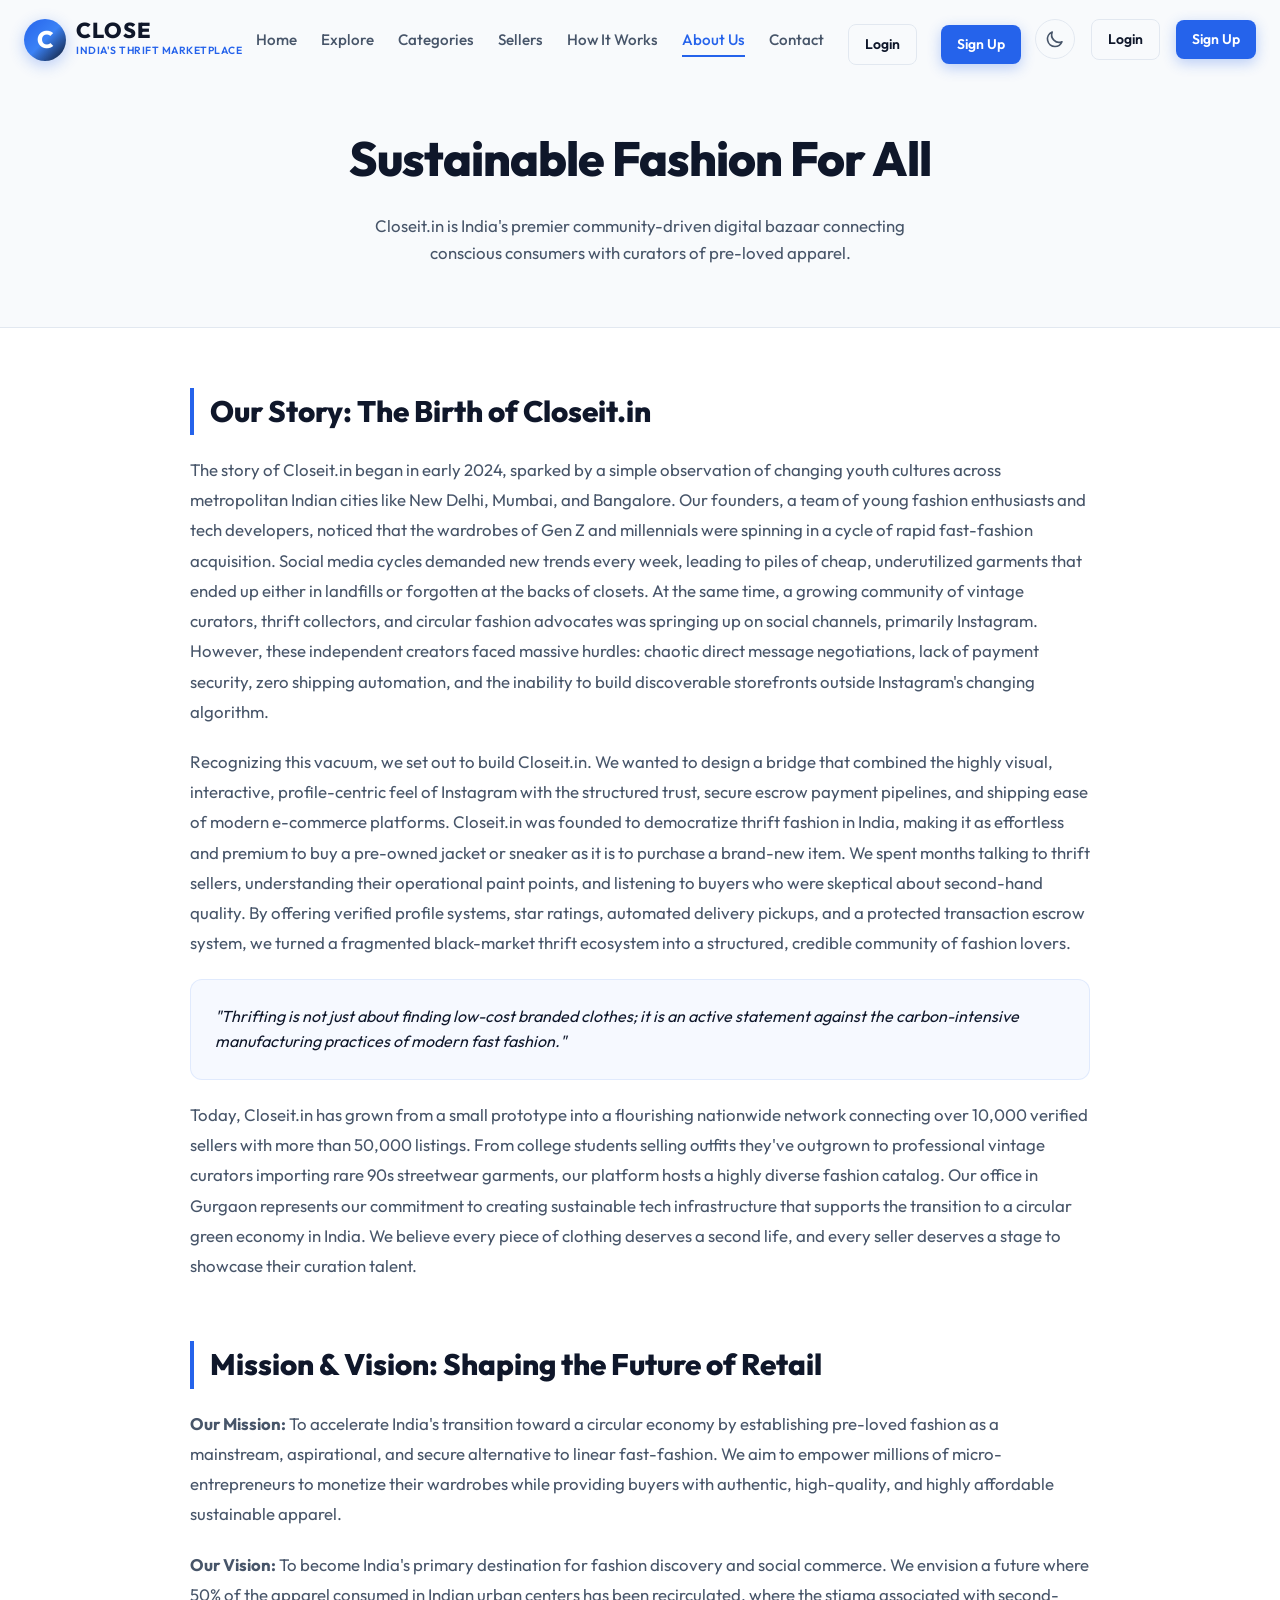
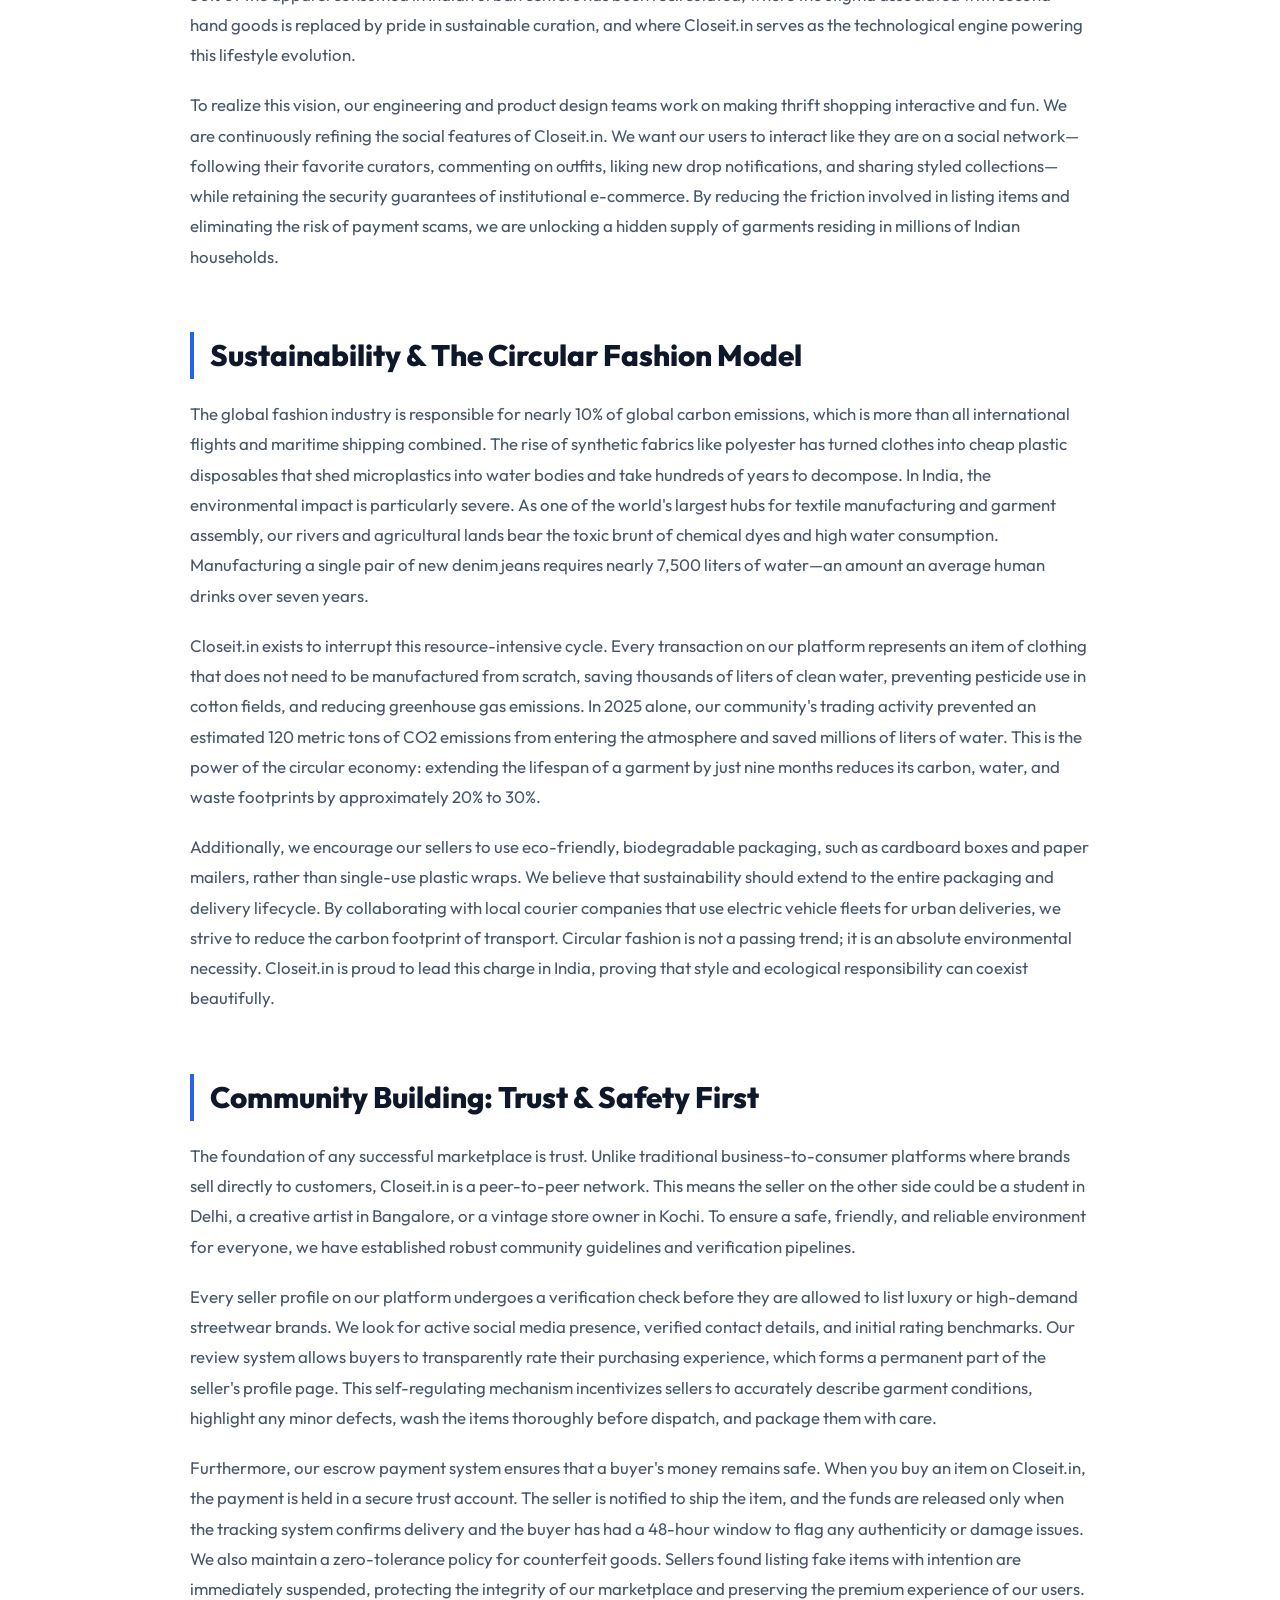
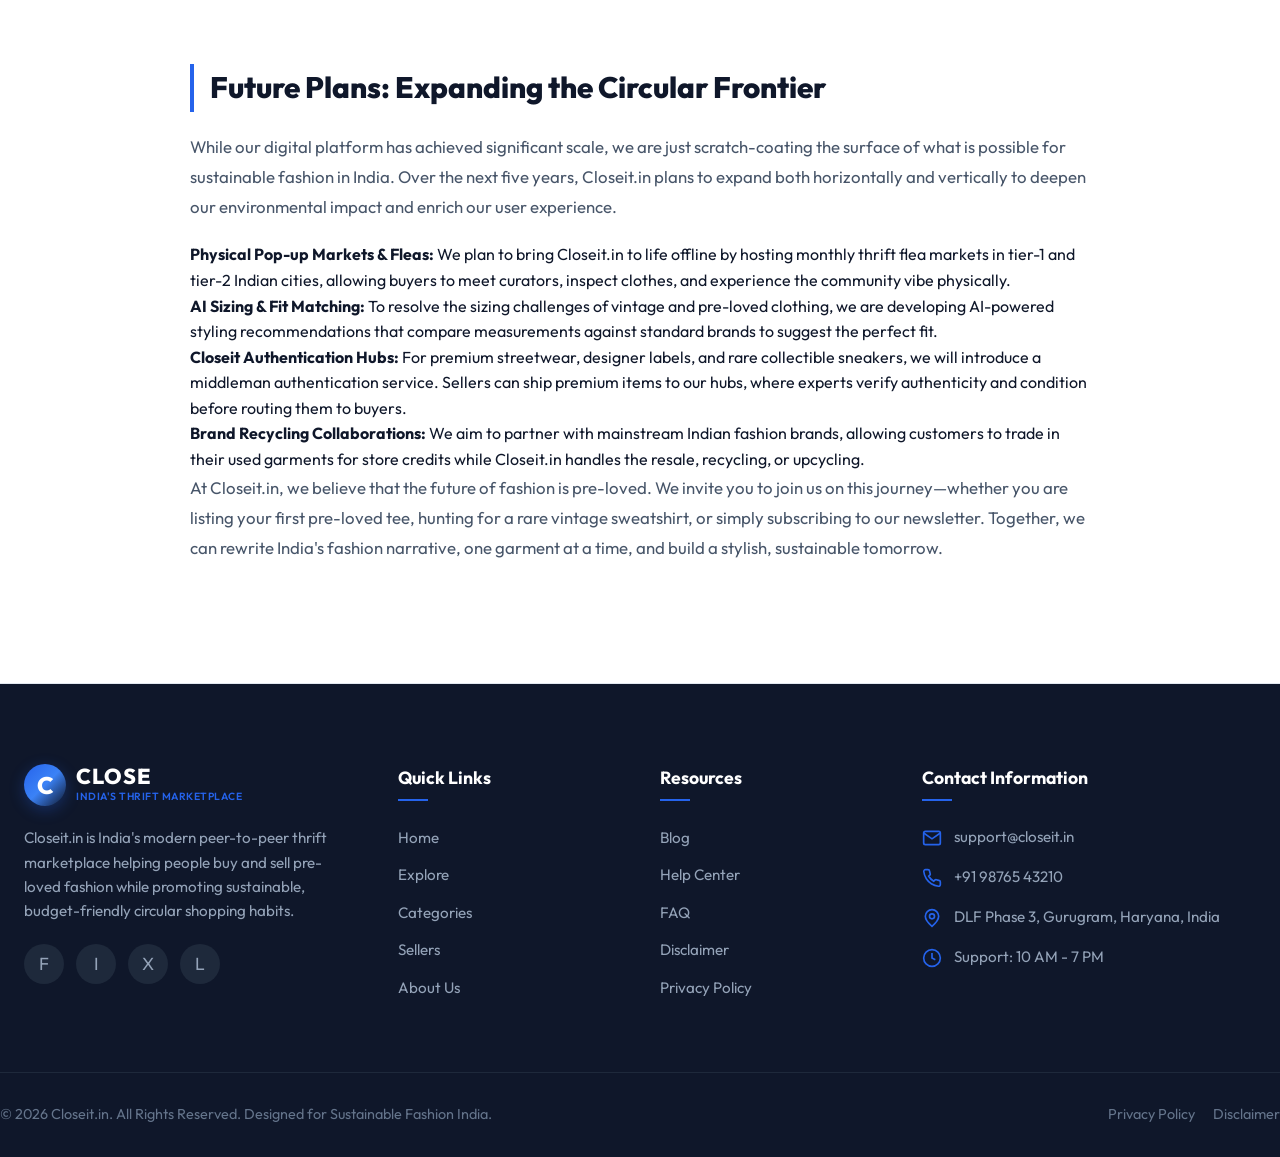
<file: closeit 2/about.html>
<!DOCTYPE html>
<html lang="en">
<head>
  <meta charset="UTF-8">
  <meta name="viewport" content="width=device-width, initial-scale=1.0">
  <title>About Us | Sustainable Circular Fashion | Closeit.in</title>
  <meta name="description" content="Learn about Closeit.in, India's leading thrift fashion marketplace. Read our story, our environmental mission for circular fashion, our vision for community building, and our future plans.">
  <meta name="keywords" content="about Closeit.in, thrift marketplace history, sustainable fashion mission, second hand clothes India, circular economy India">
  <link rel="canonical" href="https://closeit.in/about.html">
  <link rel="stylesheet" href="style.css">
</head>
<body>

  <!-- HEADER -->
  <header id="main-header" class="sticky">
    <div class="container nav-wrapper">
      <a href="index.html" class="logo" id="header-logo">
        <div class="logo-icon">C</div>
        <div class="logo-text">
          <span class="logo-title">CLOSE</span>
          <span class="logo-subtitle">India's Thrift Marketplace</span>
        </div>
      </a>
      
      <ul class="nav-menu" id="nav-menu">
        <li><a href="index.html" class="nav-link" id="nav-home">Home</a></li>
        <li><a href="index.html#explore" class="nav-link" id="nav-explore">Explore</a></li>
        <li><a href="index.html#categories" class="nav-link" id="nav-categories">Categories</a></li>
        <li><a href="index.html#sellers" class="nav-link" id="nav-sellers">Sellers</a></li>
        <li><a href="index.html#how-it-works" class="nav-link" id="nav-how">How It Works</a></li>
        <li><a href="about.html" class="nav-link active" id="nav-about">About Us</a></li>
        <li><a href="contact.html" class="nav-link" id="nav-contact">Contact</a></li>
        <li class="mobile-only"><a href="#login" class="btn btn-outline btn-sm" style="width:100%; margin-top: 10px;">Login</a></li>
        <li class="mobile-only"><a href="#signup" class="btn btn-primary btn-sm" style="width:100%; margin-top: 10px;">Sign Up</a></li>
      </ul>
      
      <div class="nav-actions">
        <button class="theme-toggle" id="theme-toggle" aria-label="Toggle Dark Mode">
          <svg class="sun-icon" fill="none" stroke="currentColor" viewBox="0 0 24 24"><path stroke-linecap="round" stroke-linejoin="round" stroke-width="2" d="M12 3v1m0 16v1m9-9h-1M4 12H3m15.364-6.364l-.707.707M6.343 17.657l-.707.707m0-12.728l.707.707m12.728 12.728l.707.707M12 8a4 4 0 100 8 4 4 0 000-8z"></path></svg>
          <svg class="moon-icon" fill="none" stroke="currentColor" viewBox="0 0 24 24"><path stroke-linecap="round" stroke-linejoin="round" stroke-width="2" d="M20.354 15.354A9 9 0 018.646 3.646 9.003 9.003 0 0012 21a9.003 9.003 0 008.354-5.646z"></path></svg>
        </button>
        <a href="#login" class="btn btn-outline btn-sm desktop-only">Login</a>
        <a href="#signup" class="btn btn-primary btn-sm desktop-only">Sign Up</a>
        <button class="hamburger" id="hamburger" aria-label="Toggle Mobile Menu">
          <span></span>
          <span></span>
          <span></span>
        </button>
      </div>
    </div>
  </header>

  <!-- ABOUT HERO -->
  <section class="about-hero">
    <div class="container reveal">
      <h1>Sustainable Fashion For All</h1>
      <p class="section-desc" style="max-width: 600px; margin: 0 auto;">Closeit.in is India's premier community-driven digital bazaar connecting conscious consumers with curators of pre-loved apparel.</p>
    </div>
  </section>

  <!-- MAIN ABOUT CONTENT (1500+ Words) -->
  <main class="container about-content-wrapper">
    
    <!-- Section 1: Company Story -->
    <article class="about-section-block reveal">
      <h2>Our Story: The Birth of Closeit.in</h2>
      <p>The story of Closeit.in began in early 2024, sparked by a simple observation of changing youth cultures across metropolitan Indian cities like New Delhi, Mumbai, and Bangalore. Our founders, a team of young fashion enthusiasts and tech developers, noticed that the wardrobes of Gen Z and millennials were spinning in a cycle of rapid fast-fashion acquisition. Social media cycles demanded new trends every week, leading to piles of cheap, underutilized garments that ended up either in landfills or forgotten at the backs of closets. At the same time, a growing community of vintage curators, thrift collectors, and circular fashion advocates was springing up on social channels, primarily Instagram. However, these independent creators faced massive hurdles: chaotic direct message negotiations, lack of payment security, zero shipping automation, and the inability to build discoverable storefronts outside Instagram's changing algorithm.</p>
      
      <p>Recognizing this vacuum, we set out to build Closeit.in. We wanted to design a bridge that combined the highly visual, interactive, profile-centric feel of Instagram with the structured trust, secure escrow payment pipelines, and shipping ease of modern e-commerce platforms. Closeit.in was founded to democratize thrift fashion in India, making it as effortless and premium to buy a pre-owned jacket or sneaker as it is to purchase a brand-new item. We spent months talking to thrift sellers, understanding their operational paint points, and listening to buyers who were skeptical about second-hand quality. By offering verified profile systems, star ratings, automated delivery pickups, and a protected transaction escrow system, we turned a fragmented black-market thrift ecosystem into a structured, credible community of fashion lovers.</p>

      <div class="about-highlight-box">
        "Thrifting is not just about finding low-cost branded clothes; it is an active statement against the carbon-intensive manufacturing practices of modern fast fashion."
      </div>

      <p>Today, Closeit.in has grown from a small prototype into a flourishing nationwide network connecting over 10,000 verified sellers with more than 50,000 listings. From college students selling outfits they've outgrown to professional vintage curators importing rare 90s streetwear garments, our platform hosts a highly diverse fashion catalog. Our office in Gurgaon represents our commitment to creating sustainable tech infrastructure that supports the transition to a circular green economy in India. We believe every piece of clothing deserves a second life, and every seller deserves a stage to showcase their curation talent.</p>
    </article>

    <!-- Section 2: Mission & Vision -->
    <article class="about-section-block reveal">
      <h2>Mission & Vision: Shaping the Future of Retail</h2>
      <p><strong>Our Mission:</strong> To accelerate India's transition toward a circular economy by establishing pre-loved fashion as a mainstream, aspirational, and secure alternative to linear fast-fashion. We aim to empower millions of micro-entrepreneurs to monetize their wardrobes while providing buyers with authentic, high-quality, and highly affordable sustainable apparel.</p>
      
      <p><strong>Our Vision:</strong> To become India's primary destination for fashion discovery and social commerce. We envision a future where 50% of the apparel consumed in Indian urban centers has been recirculated, where the stigma associated with second-hand goods is replaced by pride in sustainable curation, and where Closeit.in serves as the technological engine powering this lifestyle evolution.</p>
      
      <p>To realize this vision, our engineering and product design teams work on making thrift shopping interactive and fun. We are continuously refining the social features of Closeit.in. We want our users to interact like they are on a social network—following their favorite curators, commenting on outfits, liking new drop notifications, and sharing styled collections—while retaining the security guarantees of institutional e-commerce. By reducing the friction involved in listing items and eliminating the risk of payment scams, we are unlocking a hidden supply of garments residing in millions of Indian households.</p>
    </article>

    <!-- Section 3: Sustainability & The Circular Fashion Model -->
    <article class="about-section-block reveal">
      <h2>Sustainability & The Circular Fashion Model</h2>
      <p>The global fashion industry is responsible for nearly 10% of global carbon emissions, which is more than all international flights and maritime shipping combined. The rise of synthetic fabrics like polyester has turned clothes into cheap plastic disposables that shed microplastics into water bodies and take hundreds of years to decompose. In India, the environmental impact is particularly severe. As one of the world's largest hubs for textile manufacturing and garment assembly, our rivers and agricultural lands bear the toxic brunt of chemical dyes and high water consumption. Manufacturing a single pair of new denim jeans requires nearly 7,500 liters of water—an amount an average human drinks over seven years.</p>
      
      <p>Closeit.in exists to interrupt this resource-intensive cycle. Every transaction on our platform represents an item of clothing that does not need to be manufactured from scratch, saving thousands of liters of clean water, preventing pesticide use in cotton fields, and reducing greenhouse gas emissions. In 2025 alone, our community's trading activity prevented an estimated 120 metric tons of CO2 emissions from entering the atmosphere and saved millions of liters of water. This is the power of the circular economy: extending the lifespan of a garment by just nine months reduces its carbon, water, and waste footprints by approximately 20% to 30%.</p>

      <p>Additionally, we encourage our sellers to use eco-friendly, biodegradable packaging, such as cardboard boxes and paper mailers, rather than single-use plastic wraps. We believe that sustainability should extend to the entire packaging and delivery lifecycle. By collaborating with local courier companies that use electric vehicle fleets for urban deliveries, we strive to reduce the carbon footprint of transport. Circular fashion is not a passing trend; it is an absolute environmental necessity. Closeit.in is proud to lead this charge in India, proving that style and ecological responsibility can coexist beautifully.</p>
    </article>

    <!-- Section 4: Community Building & Verification Trust -->
    <article class="about-section-block reveal">
      <h2>Community Building: Trust & Safety First</h2>
      <p>The foundation of any successful marketplace is trust. Unlike traditional business-to-consumer platforms where brands sell directly to customers, Closeit.in is a peer-to-peer network. This means the seller on the other side could be a student in Delhi, a creative artist in Bangalore, or a vintage store owner in Kochi. To ensure a safe, friendly, and reliable environment for everyone, we have established robust community guidelines and verification pipelines.</p>
      
      <p>Every seller profile on our platform undergoes a verification check before they are allowed to list luxury or high-demand streetwear brands. We look for active social media presence, verified contact details, and initial rating benchmarks. Our review system allows buyers to transparently rate their purchasing experience, which forms a permanent part of the seller's profile page. This self-regulating mechanism incentivizes sellers to accurately describe garment conditions, highlight any minor defects, wash the items thoroughly before dispatch, and package them with care.</p>
      
      <p>Furthermore, our escrow payment system ensures that a buyer's money remains safe. When you buy an item on Closeit.in, the payment is held in a secure trust account. The seller is notified to ship the item, and the funds are released only when the tracking system confirms delivery and the buyer has had a 48-hour window to flag any authenticity or damage issues. We also maintain a zero-tolerance policy for counterfeit goods. Sellers found listing fake items with intention are immediately suspended, protecting the integrity of our marketplace and preserving the premium experience of our users.</p>
    </article>

    <!-- Section 5: Future Plans & The Road Ahead -->
    <article class="about-section-block reveal">
      <h2>Future Plans: Expanding the Circular Frontier</h2>
      <p>While our digital platform has achieved significant scale, we are just scratch-coating the surface of what is possible for sustainable fashion in India. Over the next five years, Closeit.in plans to expand both horizontally and vertically to deepen our environmental impact and enrich our user experience.</p>
      
      <ul>
        <li><strong>Physical Pop-up Markets & Fleas:</strong> We plan to bring Closeit.in to life offline by hosting monthly thrift flea markets in tier-1 and tier-2 Indian cities, allowing buyers to meet curators, inspect clothes, and experience the community vibe physically.</li>
        <li><strong>AI Sizing & Fit Matching:</strong> To resolve the sizing challenges of vintage and pre-loved clothing, we are developing AI-powered styling recommendations that compare measurements against standard brands to suggest the perfect fit.</li>
        <li><strong>Closeit Authentication Hubs:</strong> For premium streetwear, designer labels, and rare collectible sneakers, we will introduce a middleman authentication service. Sellers can ship premium items to our hubs, where experts verify authenticity and condition before routing them to buyers.</li>
        <li><strong>Brand Recycling Collaborations:</strong> We aim to partner with mainstream Indian fashion brands, allowing customers to trade in their used garments for store credits while Closeit.in handles the resale, recycling, or upcycling.</li>
      </ul>
      
      <p>At Closeit.in, we believe that the future of fashion is pre-loved. We invite you to join us on this journey—whether you are listing your first pre-loved tee, hunting for a rare vintage sweatshirt, or simply subscribing to our newsletter. Together, we can rewrite India's fashion narrative, one garment at a time, and build a stylish, sustainable tomorrow.</p>
    </article>

  </main>

  <!-- FOOTER -->
  <footer>
    <div class="container footer-grid">
      <div class="footer-col">
        <a href="index.html" class="logo" style="margin-bottom: 20px;">
          <div class="logo-icon">C</div>
          <div class="logo-text">
            <span class="logo-title footer-logo-title">CLOSE</span>
            <span class="logo-subtitle">India's Thrift Marketplace</span>
          </div>
        </a>
        <p class="footer-desc">Closeit.in is India's modern peer-to-peer thrift marketplace helping people buy and sell pre-loved fashion while promoting sustainable, budget-friendly circular shopping habits.</p>
        <div class="social-links">
          <a href="#" class="social-link facebook" aria-label="Facebook">F</a>
          <a href="#" class="social-link instagram" aria-label="Instagram">I</a>
          <a href="#" class="social-link x" aria-label="Twitter">X</a>
          <a href="#" class="social-link linkedin" aria-label="LinkedIn">L</a>
        </div>
      </div>
      
      <div class="footer-col">
        <h4>Quick Links</h4>
        <ul class="footer-links">
          <li><a href="index.html">Home</a></li>
          <li><a href="index.html#explore">Explore</a></li>
          <li><a href="index.html#categories">Categories</a></li>
          <li><a href="index.html#sellers">Sellers</a></li>
          <li><a href="about.html">About Us</a></li>
        </ul>
      </div>
      
      <div class="footer-col">
        <h4>Resources</h4>
        <ul class="footer-links">
          <li><a href="#">Blog</a></li>
          <li><a href="#">Help Center</a></li>
          <li><a href="index.html#faq">FAQ</a></li>
          <li><a href="disclaimer.html">Disclaimer</a></li>
          <li><a href="privacy-policy.html">Privacy Policy</a></li>
        </ul>
      </div>
      
      <div class="footer-col">
        <h4>Contact Information</h4>
        <ul class="contact-info">
          <li>
            <svg viewBox="0 0 24 24" fill="none" stroke="currentColor" stroke-width="2"><path d="M4 4h16c1.1 0 2 .9 2 2v12c0 1.1-.9 2-2 2H4c-1.1 0-2-.9-2-2V6c0-1.1.9-2 2-2z"/><path d="M22 6l-10 7L2 6"/></svg>
            <span>support@closeit.in</span>
          </li>
          <li>
            <svg viewBox="0 0 24 24" fill="none" stroke="currentColor" stroke-width="2"><path d="M22 16.92v3a2 2 0 0 1-2.18 2 19.79 19.79 0 0 1-8.63-3.07 19.5 19.5 0 0 1-6-6 19.79 19.79 0 0 1-3.07-8.67A2 2 0 0 1 4.11 2h3a2 2 0 0 1 2 1.72 12.84 12.84 0 0 0 .7 2.81 2 2 0 0 1-.45 2.11L8.09 9.91a16 16 0 0 0 6 6l1.27-1.27a2 2 0 0 1 2.11-.45 12.84 12.84 0 0 0 2.81.7A2 2 0 0 1 22 16.92z"/></svg>
            <span>+91 98765 43210</span>
          </li>
          <li>
            <svg viewBox="0 0 24 24" fill="none" stroke="currentColor" stroke-width="2"><path d="M12 2a8 8 0 0 0-8 8c0 5.25 8 12 8 12s8-6.75 8-12a8 8 0 0 0-8-8z"/><circle cx="12" cy="10" r="3"/></svg>
            <span>DLF Phase 3, Gurugram, Haryana, India</span>
          </li>
          <li>
            <svg viewBox="0 0 24 24" fill="none" stroke="currentColor" stroke-width="2"><circle cx="12" cy="12" r="10"/><path d="M12 6v6l4 2"/></svg>
            <span>Support: 10 AM - 7 PM</span>
          </li>
        </ul>
      </div>
    </div>
    
    <div class="container footer-bottom">
      <p>&copy; 2026 Closeit.in. All Rights Reserved. Designed for Sustainable Fashion India.</p>
      <p><a href="privacy-policy.html" style="margin-right: 15px;">Privacy Policy</a> <a href="disclaimer.html">Disclaimer</a></p>
    </div>
  </footer>

  <!-- Back to Top -->
  <a href="#" class="back-to-top" id="back-to-top" aria-label="Scroll to Top">
    <svg width="24" height="24" fill="none" stroke="currentColor" viewBox="0 0 24 24"><path stroke-linecap="round" stroke-linejoin="round" stroke-width="2" d="M5 10l7-7m0 0l7 7m-7-7v18"></path></svg>
  </a>

  <!-- Script -->
  <script src="script.js"></script>
</body>
</html>
</file>
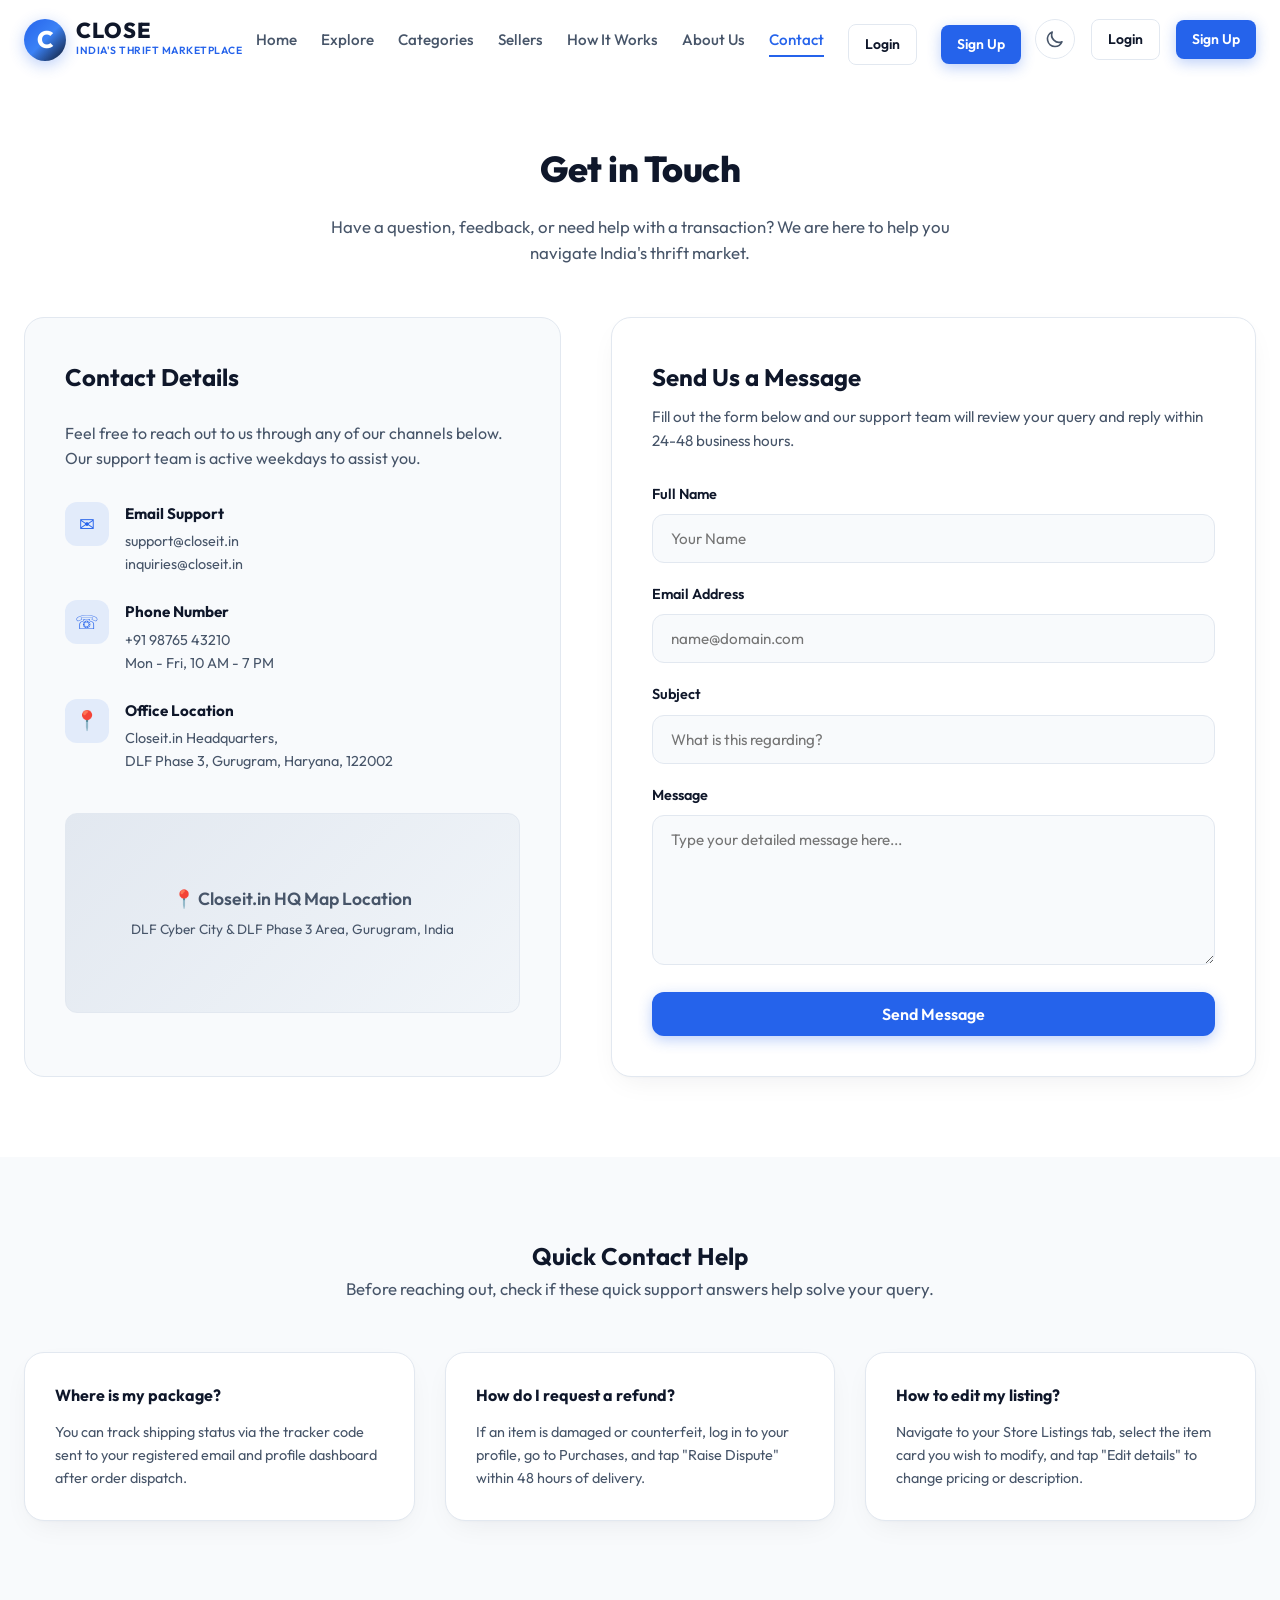
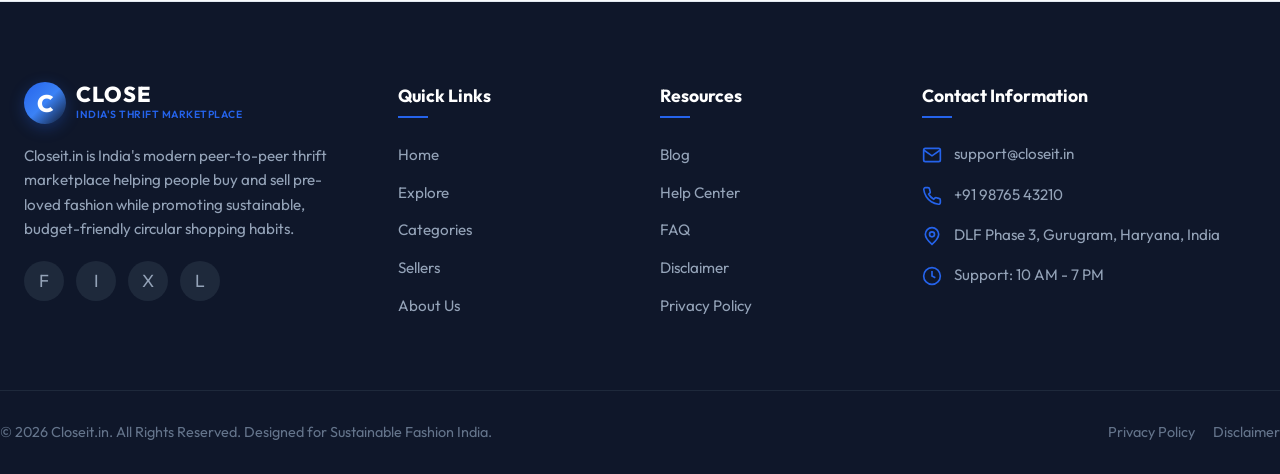
<file: closeit 2/contact.html>
<!DOCTYPE html>
<html lang="en">
<head>
  <meta charset="UTF-8">
  <meta name="viewport" content="width=device-width, initial-scale=1.0">
  <title>Contact Us | Get in Touch | Closeit.in</title>
  <meta name="description" content="Have questions about buying, selling, or shipping? Contact Closeit.in support. Fill out our contact form or find our address, phone, and email information.">
  <meta name="keywords" content="contact Closeit.in, support email, customer service phone, Gurugram office address">
  <link rel="canonical" href="https://closeit.in/contact.html">
  <link rel="stylesheet" href="style.css">
</head>
<body>

  <!-- HEADER -->
  <header id="main-header" class="sticky">
    <div class="container nav-wrapper">
      <a href="index.html" class="logo" id="header-logo">
        <div class="logo-icon">C</div>
        <div class="logo-text">
          <span class="logo-title">CLOSE</span>
          <span class="logo-subtitle">India's Thrift Marketplace</span>
        </div>
      </a>
      
      <ul class="nav-menu" id="nav-menu">
        <li><a href="index.html" class="nav-link" id="nav-home">Home</a></li>
        <li><a href="index.html#explore" class="nav-link" id="nav-explore">Explore</a></li>
        <li><a href="index.html#categories" class="nav-link" id="nav-categories">Categories</a></li>
        <li><a href="index.html#sellers" class="nav-link" id="nav-sellers">Sellers</a></li>
        <li><a href="index.html#how-it-works" class="nav-link" id="nav-how">How It Works</a></li>
        <li><a href="about.html" class="nav-link" id="nav-about">About Us</a></li>
        <li><a href="contact.html" class="nav-link active" id="nav-contact">Contact</a></li>
        <li class="mobile-only"><a href="#login" class="btn btn-outline btn-sm" style="width:100%; margin-top: 10px;">Login</a></li>
        <li class="mobile-only"><a href="#signup" class="btn btn-primary btn-sm" style="width:100%; margin-top: 10px;">Sign Up</a></li>
      </ul>
      
      <div class="nav-actions">
        <button class="theme-toggle" id="theme-toggle" aria-label="Toggle Dark Mode">
          <svg class="sun-icon" fill="none" stroke="currentColor" viewBox="0 0 24 24"><path stroke-linecap="round" stroke-linejoin="round" stroke-width="2" d="M12 3v1m0 16v1m9-9h-1M4 12H3m15.364-6.364l-.707.707M6.343 17.657l-.707.707m0-12.728l.707.707m12.728 12.728l.707.707M12 8a4 4 0 100 8 4 4 0 000-8z"></path></svg>
          <svg class="moon-icon" fill="none" stroke="currentColor" viewBox="0 0 24 24"><path stroke-linecap="round" stroke-linejoin="round" stroke-width="2" d="M20.354 15.354A9 9 0 018.646 3.646 9.003 9.003 0 0012 21a9.003 9.003 0 008.354-5.646z"></path></svg>
        </button>
        <a href="#login" class="btn btn-outline btn-sm desktop-only">Login</a>
        <a href="#signup" class="btn btn-primary btn-sm desktop-only">Sign Up</a>
        <button class="hamburger" id="hamburger" aria-label="Toggle Mobile Menu">
          <span></span>
          <span></span>
          <span></span>
        </button>
      </div>
    </div>
  </header>

  <!-- CONTACT SECTION -->
  <section class="section" style="padding-top: 140px;">
    <div class="container">
      <div class="section-header text-center reveal">
        <h1 class="section-title">Get in Touch</h1>
        <p class="section-desc">Have a question, feedback, or need help with a transaction? We are here to help you navigate India's thrift market.</p>
      </div>
      
      <div class="contact-grid reveal">
        <!-- Contact Information Panel -->
        <div class="contact-info-panel">
          <h3>Contact Details</h3>
          <p style="color: var(--text-secondary); margin-bottom: 30px;">Feel free to reach out to us through any of our channels below. Our support team is active weekdays to assist you.</p>
          
          <div class="contact-details-list">
            <!-- Email -->
            <div class="contact-details-item">
              <div class="contact-details-icon">✉</div>
              <div class="contact-details-text">
                <h5>Email Support</h5>
                <p>support@closeit.in</p>
                <p>inquiries@closeit.in</p>
              </div>
            </div>
            
            <!-- Phone -->
            <div class="contact-details-item">
              <div class="contact-details-icon">☏</div>
              <div class="contact-details-text">
                <h5>Phone Number</h5>
                <p>+91 98765 43210</p>
                <p>Mon - Fri, 10 AM - 7 PM</p>
              </div>
            </div>
            
            <!-- Location -->
            <div class="contact-details-item">
              <div class="contact-details-icon">📍</div>
              <div class="contact-details-text">
                <h5>Office Location</h5>
                <p>Closeit.in Headquarters,</p>
                <p>DLF Phase 3, Gurugram, Haryana, 122002</p>
              </div>
            </div>
          </div>
          
          <!-- Styled Map Placeholder -->
          <div class="map-placeholder">
            <div>
              <p style="font-size: 1.1rem; margin-bottom: 6px;">📍 Closeit.in HQ Map Location</p>
              <p style="font-size: 0.85rem; font-weight: normal; color: var(--text-secondary);">DLF Cyber City & DLF Phase 3 Area, Gurugram, India</p>
            </div>
          </div>
        </div>
        
        <!-- Contact Form Panel -->
        <div class="contact-form-panel">
          <h3>Send Us a Message</h3>
          <p>Fill out the form below and our support team will review your query and reply within 24-48 business hours.</p>
          
          <form id="contact-form">
            <div class="form-group">
              <label for="name" class="form-label">Full Name</label>
              <input type="text" id="name" class="form-control" placeholder="Your Name" required>
            </div>
            
            <div class="form-group">
              <label for="email" class="form-label">Email Address</label>
              <input type="email" id="email" class="form-control" placeholder="name@domain.com" required>
            </div>
            
            <div class="form-group">
              <label for="subject" class="form-label">Subject</label>
              <input type="text" id="subject" class="form-control" placeholder="What is this regarding?" required>
            </div>
            
            <div class="form-group">
              <label for="message" class="form-label">Message</label>
              <textarea id="message" class="form-control" placeholder="Type your detailed message here..." required></textarea>
            </div>
            
            <button type="submit" class="btn btn-primary" style="width: 100%;">Send Message</button>
          </form>
        </div>
      </div>
    </div>
  </section>

  <!-- QUICK FAQ SECTION -->
  <section class="section section-bg">
    <div class="container">
      <div class="section-header text-center reveal">
        <h2>Quick Contact Help</h2>
        <p class="section-desc">Before reaching out, check if these quick support answers help solve your query.</p>
      </div>
      
      <div class="grid grid-3 reveal">
        <div class="why-card" style="text-align: left; padding: 30px;">
          <h4 style="margin-bottom: 12px; font-weight: 700;">Where is my package?</h4>
          <p style="color: var(--text-secondary); font-size: 0.9rem;">You can track shipping status via the tracker code sent to your registered email and profile dashboard after order dispatch.</p>
        </div>
        <div class="why-card" style="text-align: left; padding: 30px;">
          <h4 style="margin-bottom: 12px; font-weight: 700;">How do I request a refund?</h4>
          <p style="color: var(--text-secondary); font-size: 0.9rem;">If an item is damaged or counterfeit, log in to your profile, go to Purchases, and tap "Raise Dispute" within 48 hours of delivery.</p>
        </div>
        <div class="why-card" style="text-align: left; padding: 30px;">
          <h4 style="margin-bottom: 12px; font-weight: 700;">How to edit my listing?</h4>
          <p style="color: var(--text-secondary); font-size: 0.9rem;">Navigate to your Store Listings tab, select the item card you wish to modify, and tap "Edit details" to change pricing or description.</p>
        </div>
      </div>
    </div>
  </section>

  <!-- FOOTER -->
  <footer>
    <div class="container footer-grid">
      <div class="footer-col">
        <a href="index.html" class="logo" style="margin-bottom: 20px;">
          <div class="logo-icon">C</div>
          <div class="logo-text">
            <span class="logo-title footer-logo-title">CLOSE</span>
            <span class="logo-subtitle">India's Thrift Marketplace</span>
          </div>
        </a>
        <p class="footer-desc">Closeit.in is India's modern peer-to-peer thrift marketplace helping people buy and sell pre-loved fashion while promoting sustainable, budget-friendly circular shopping habits.</p>
        <div class="social-links">
          <a href="#" class="social-link facebook" aria-label="Facebook">F</a>
          <a href="#" class="social-link instagram" aria-label="Instagram">I</a>
          <a href="#" class="social-link x" aria-label="Twitter">X</a>
          <a href="#" class="social-link linkedin" aria-label="LinkedIn">L</a>
        </div>
      </div>
      
      <div class="footer-col">
        <h4>Quick Links</h4>
        <ul class="footer-links">
          <li><a href="index.html">Home</a></li>
          <li><a href="index.html#explore">Explore</a></li>
          <li><a href="index.html#categories">Categories</a></li>
          <li><a href="index.html#sellers">Sellers</a></li>
          <li><a href="about.html">About Us</a></li>
        </ul>
      </div>
      
      <div class="footer-col">
        <h4>Resources</h4>
        <ul class="footer-links">
          <li><a href="#">Blog</a></li>
          <li><a href="#">Help Center</a></li>
          <li><a href="index.html#faq">FAQ</a></li>
          <li><a href="disclaimer.html">Disclaimer</a></li>
          <li><a href="privacy-policy.html">Privacy Policy</a></li>
        </ul>
      </div>
      
      <div class="footer-col">
        <h4>Contact Information</h4>
        <ul class="contact-info">
          <li>
            <svg viewBox="0 0 24 24" fill="none" stroke="currentColor" stroke-width="2"><path d="M4 4h16c1.1 0 2 .9 2 2v12c0 1.1-.9 2-2 2H4c-1.1 0-2-.9-2-2V6c0-1.1.9-2 2-2z"/><path d="M22 6l-10 7L2 6"/></svg>
            <span>support@closeit.in</span>
          </li>
          <li>
            <svg viewBox="0 0 24 24" fill="none" stroke="currentColor" stroke-width="2"><path d="M22 16.92v3a2 2 0 0 1-2.18 2 19.79 19.79 0 0 1-8.63-3.07 19.5 19.5 0 0 1-6-6 19.79 19.79 0 0 1-3.07-8.67A2 2 0 0 1 4.11 2h3a2 2 0 0 1 2 1.72 12.84 12.84 0 0 0 .7 2.81 2 2 0 0 1-.45 2.11L8.09 9.91a16 16 0 0 0 6 6l1.27-1.27a2 2 0 0 1 2.11-.45 12.84 12.84 0 0 0 2.81.7A2 2 0 0 1 22 16.92z"/></svg>
            <span>+91 98765 43210</span>
          </li>
          <li>
            <svg viewBox="0 0 24 24" fill="none" stroke="currentColor" stroke-width="2"><path d="M12 2a8 8 0 0 0-8 8c0 5.25 8 12 8 12s8-6.75 8-12a8 8 0 0 0-8-8z"/><circle cx="12" cy="10" r="3"/></svg>
            <span>DLF Phase 3, Gurugram, Haryana, India</span>
          </li>
          <li>
            <svg viewBox="0 0 24 24" fill="none" stroke="currentColor" stroke-width="2"><circle cx="12" cy="12" r="10"/><path d="M12 6v6l4 2"/></svg>
            <span>Support: 10 AM - 7 PM</span>
          </li>
        </ul>
      </div>
    </div>
    
    <div class="container footer-bottom">
      <p>&copy; 2026 Closeit.in. All Rights Reserved. Designed for Sustainable Fashion India.</p>
      <p><a href="privacy-policy.html" style="margin-right: 15px;">Privacy Policy</a> <a href="disclaimer.html">Disclaimer</a></p>
    </div>
  </footer>

  <!-- Back to Top -->
  <a href="#" class="back-to-top" id="back-to-top" aria-label="Scroll to Top">
    <svg width="24" height="24" fill="none" stroke="currentColor" viewBox="0 0 24 24"><path stroke-linecap="round" stroke-linejoin="round" stroke-width="2" d="M5 10l7-7m0 0l7 7m-7-7v18"></path></svg>
  </a>

  <!-- Script -->
  <script src="script.js"></script>
</body>
</html>
</file>
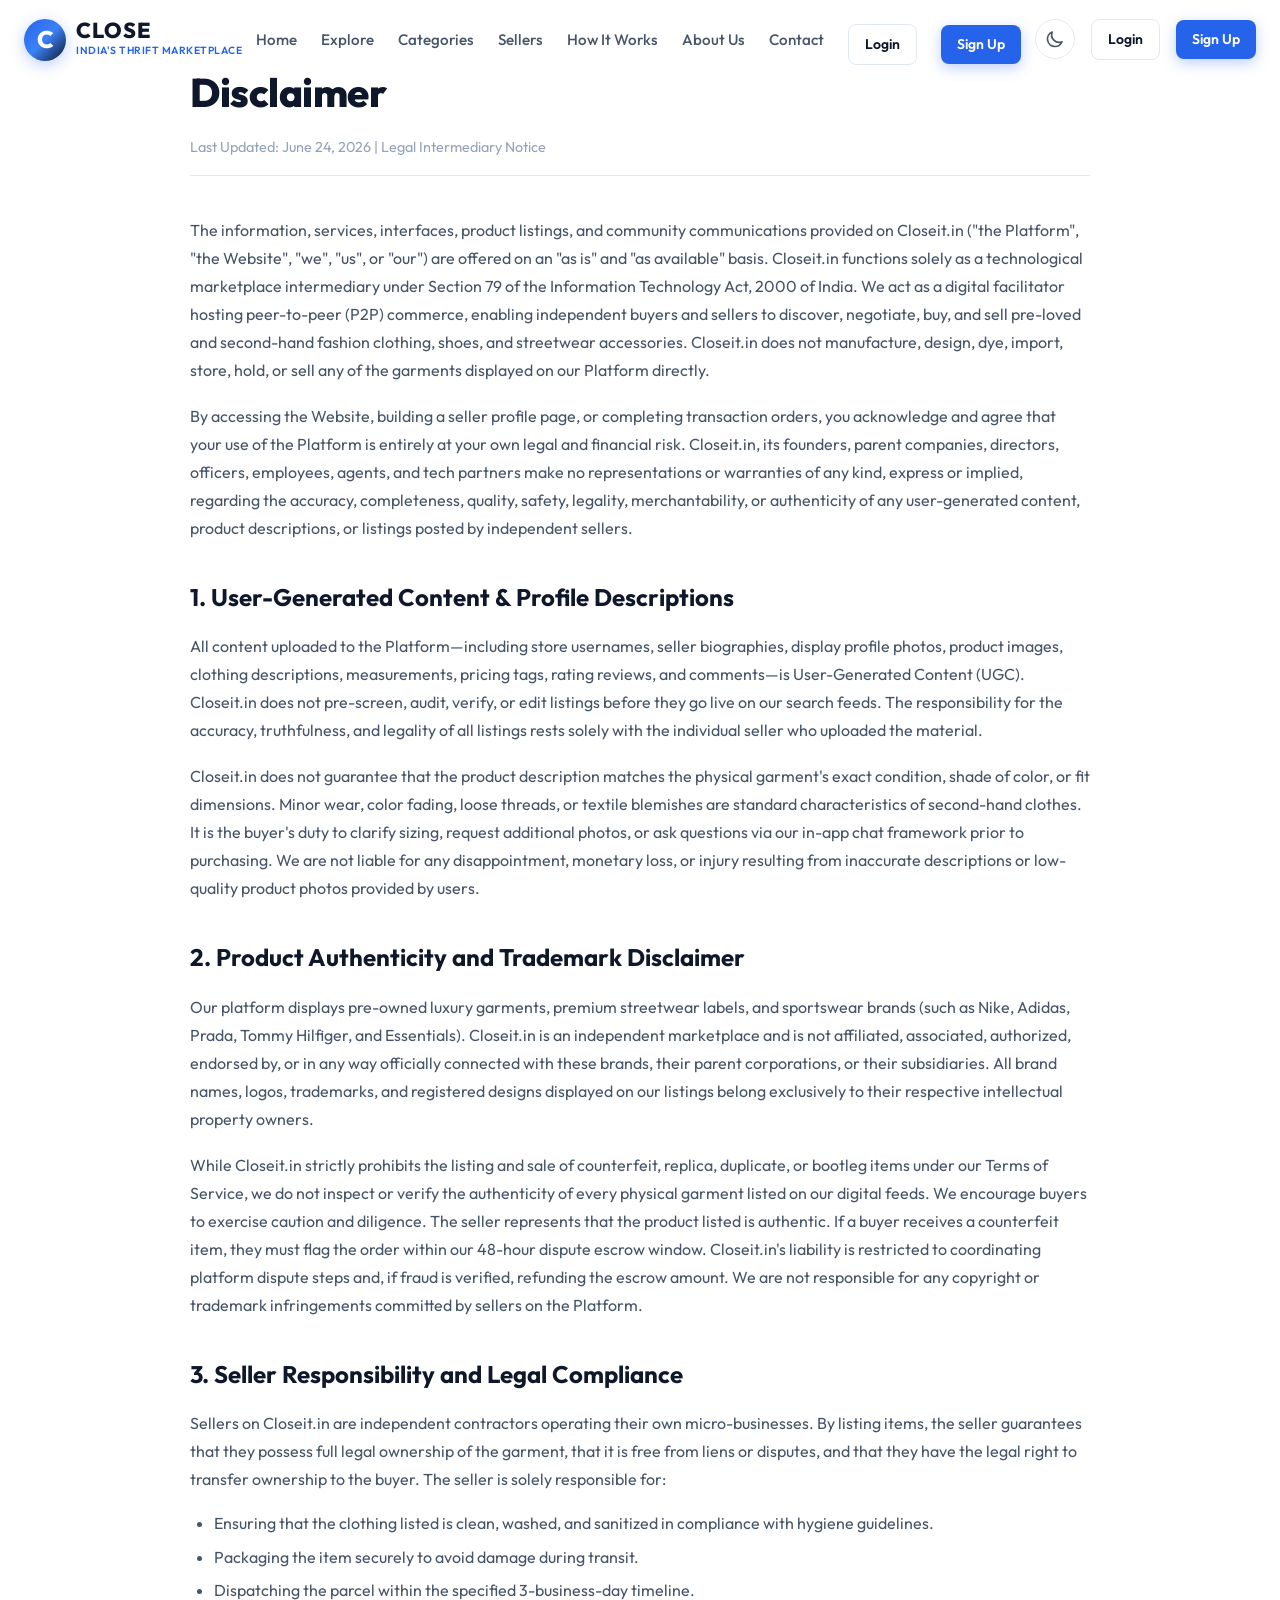
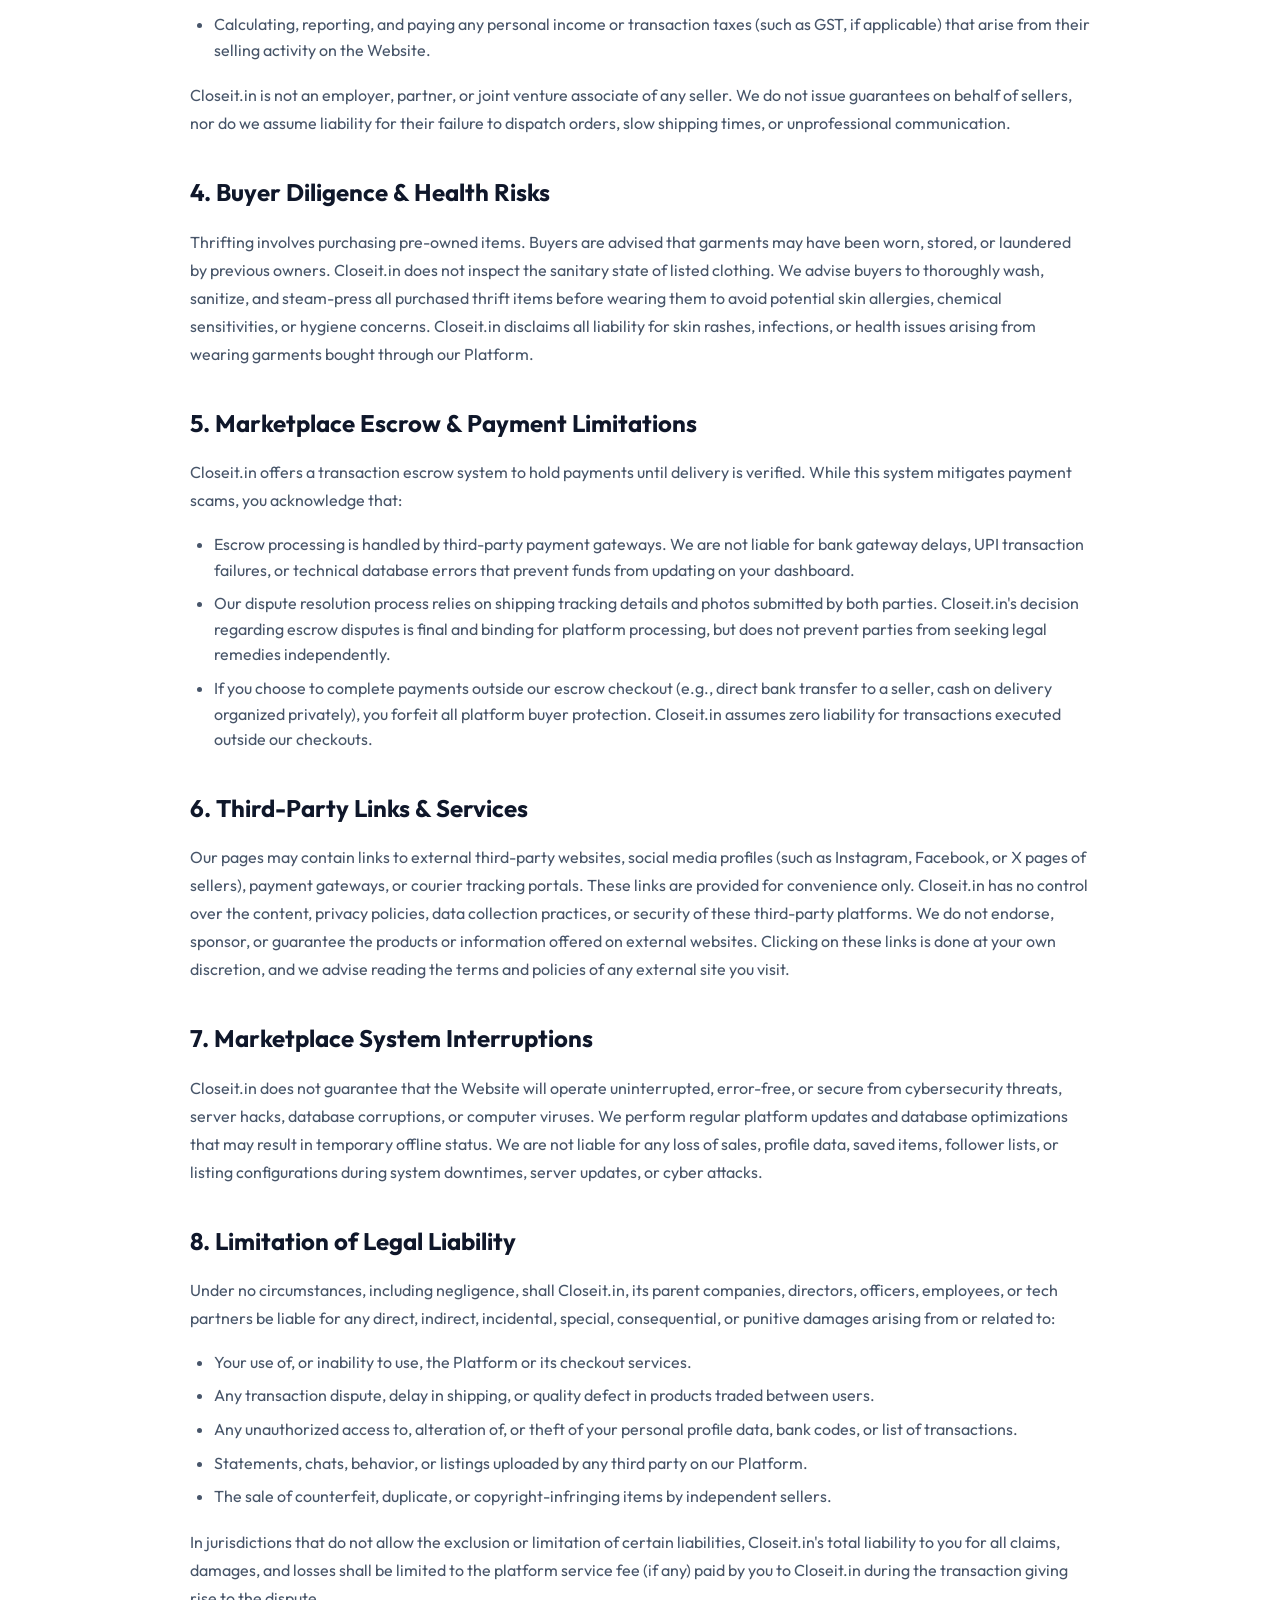
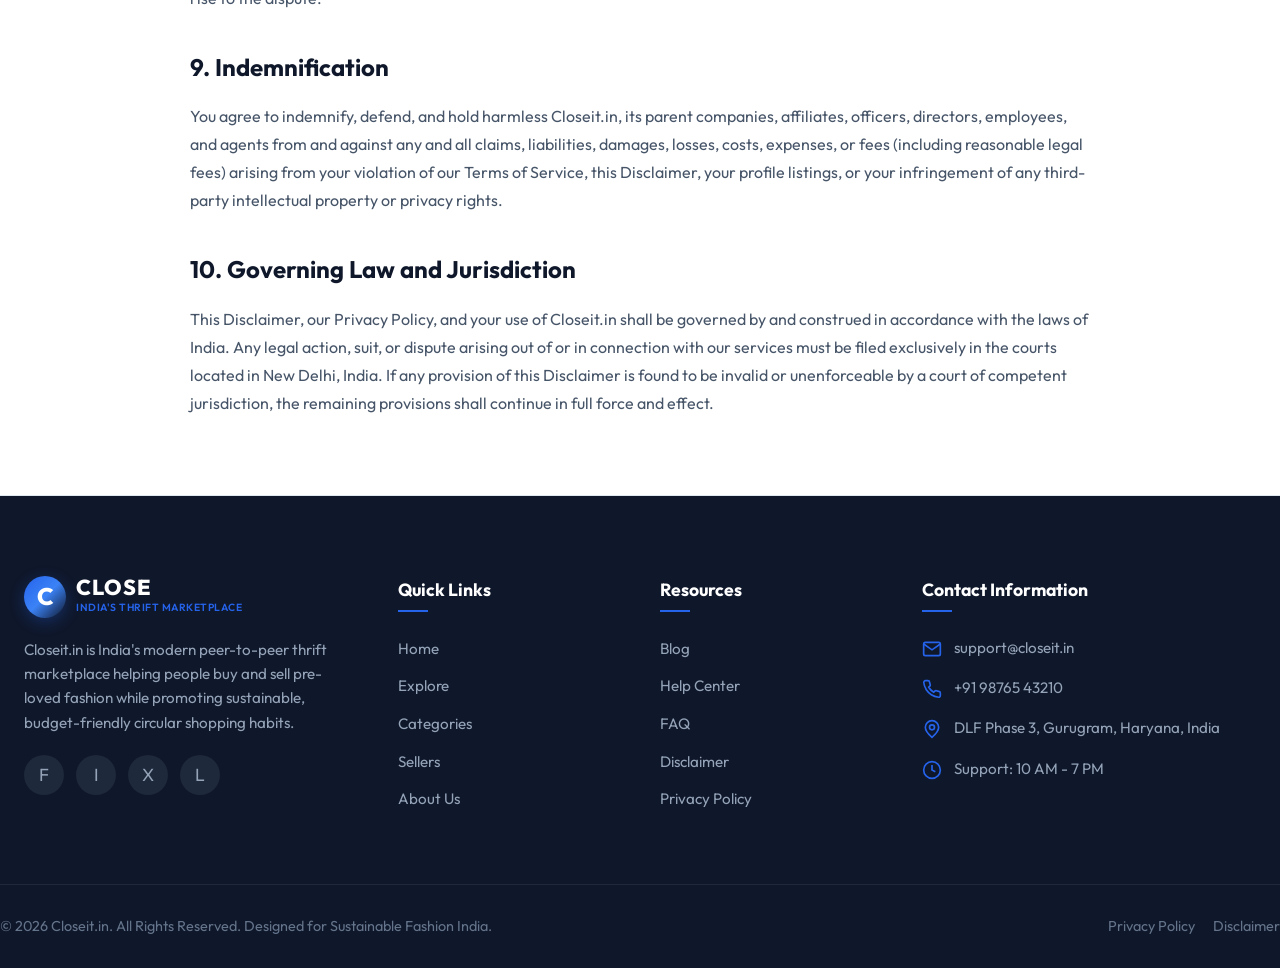
<file: closeit 2/disclaimer.html>
<!DOCTYPE html>
<html lang="en">
<head>
  <meta charset="UTF-8">
  <meta name="viewport" content="width=device-width, initial-scale=1.0">
  <title>Disclaimer | Legal & Marketplace Intermediary Limitations | Closeit.in</title>
  <meta name="description" content="Read the Legal Disclaimer for Closeit.in. Learn about our intermediary status, user-generated content policies, product authenticity disclaimers, and limitation of liability.">
  <meta name="keywords" content="disclaimer Closeit.in, legal liability, product authenticity disclaimer, seller responsibility, third party link policies">
  <link rel="canonical" href="https://closeit.in/disclaimer.html">
  <link rel="stylesheet" href="style.css">
</head>
<body>

  <!-- HEADER -->
  <header id="main-header" class="sticky">
    <div class="container nav-wrapper">
      <a href="index.html" class="logo" id="header-logo">
        <div class="logo-icon">C</div>
        <div class="logo-text">
          <span class="logo-title">CLOSE</span>
          <span class="logo-subtitle">India's Thrift Marketplace</span>
        </div>
      </a>
      
      <ul class="nav-menu" id="nav-menu">
        <li><a href="index.html" class="nav-link" id="nav-home">Home</a></li>
        <li><a href="index.html#explore" class="nav-link" id="nav-explore">Explore</a></li>
        <li><a href="index.html#categories" class="nav-link" id="nav-categories">Categories</a></li>
        <li><a href="index.html#sellers" class="nav-link" id="nav-sellers">Sellers</a></li>
        <li><a href="index.html#how-it-works" class="nav-link" id="nav-how">How It Works</a></li>
        <li><a href="about.html" class="nav-link" id="nav-about">About Us</a></li>
        <li><a href="contact.html" class="nav-link" id="nav-contact">Contact</a></li>
        <li class="mobile-only"><a href="#login" class="btn btn-outline btn-sm" style="width:100%; margin-top: 10px;">Login</a></li>
        <li class="mobile-only"><a href="#signup" class="btn btn-primary btn-sm" style="width:100%; margin-top: 10px;">Sign Up</a></li>
      </ul>
      
      <div class="nav-actions">
        <button class="theme-toggle" id="theme-toggle" aria-label="Toggle Dark Mode">
          <svg class="sun-icon" fill="none" stroke="currentColor" viewBox="0 0 24 24"><path stroke-linecap="round" stroke-linejoin="round" stroke-width="2" d="M12 3v1m0 16v1m9-9h-1M4 12H3m15.364-6.364l-.707.707M6.343 17.657l-.707.707m0-12.728l.707.707m12.728 12.728l.707.707M12 8a4 4 0 100 8 4 4 0 000-8z"></path></svg>
          <svg class="moon-icon" fill="none" stroke="currentColor" viewBox="0 0 24 24"><path stroke-linecap="round" stroke-linejoin="round" stroke-width="2" d="M20.354 15.354A9 9 0 018.646 3.646 9.003 9.003 0 0012 21a9.003 9.003 0 008.354-5.646z"></path></svg>
        </button>
        <a href="#login" class="btn btn-outline btn-sm desktop-only">Login</a>
        <a href="#signup" class="btn btn-primary btn-sm desktop-only">Sign Up</a>
        <button class="hamburger" id="hamburger" aria-label="Toggle Mobile Menu">
          <span></span>
          <span></span>
          <span></span>
        </button>
      </div>
    </div>
  </header>

  <!-- DISCLAIMER CONTENT (1500+ Words) -->
  <main class="container legal-container">
    <h1 class="legal-title">Disclaimer</h1>
    <div class="legal-meta">Last Updated: June 24, 2026 | Legal Intermediary Notice</div>
    
    <div class="legal-content">
      <p>The information, services, interfaces, product listings, and community communications provided on Closeit.in ("the Platform", "the Website", "we", "us", or "our") are offered on an "as is" and "as available" basis. Closeit.in functions solely as a technological marketplace intermediary under Section 79 of the Information Technology Act, 2000 of India. We act as a digital facilitator hosting peer-to-peer (P2P) commerce, enabling independent buyers and sellers to discover, negotiate, buy, and sell pre-loved and second-hand fashion clothing, shoes, and streetwear accessories. Closeit.in does not manufacture, design, dye, import, store, hold, or sell any of the garments displayed on our Platform directly.</p>

      <p>By accessing the Website, building a seller profile page, or completing transaction orders, you acknowledge and agree that your use of the Platform is entirely at your own legal and financial risk. Closeit.in, its founders, parent companies, directors, officers, employees, agents, and tech partners make no representations or warranties of any kind, express or implied, regarding the accuracy, completeness, quality, safety, legality, merchantability, or authenticity of any user-generated content, product descriptions, or listings posted by independent sellers.</p>

      <h2>1. User-Generated Content & Profile Descriptions</h2>
      <p>All content uploaded to the Platform—including store usernames, seller biographies, display profile photos, product images, clothing descriptions, measurements, pricing tags, rating reviews, and comments—is User-Generated Content (UGC). Closeit.in does not pre-screen, audit, verify, or edit listings before they go live on our search feeds. The responsibility for the accuracy, truthfulness, and legality of all listings rests solely with the individual seller who uploaded the material.</p>
      
      <p>Closeit.in does not guarantee that the product description matches the physical garment's exact condition, shade of color, or fit dimensions. Minor wear, color fading, loose threads, or textile blemishes are standard characteristics of second-hand clothes. It is the buyer's duty to clarify sizing, request additional photos, or ask questions via our in-app chat framework prior to purchasing. We are not liable for any disappointment, monetary loss, or injury resulting from inaccurate descriptions or low-quality product photos provided by users.</p>

      <h2>2. Product Authenticity and Trademark Disclaimer</h2>
      <p>Our platform displays pre-owned luxury garments, premium streetwear labels, and sportswear brands (such as Nike, Adidas, Prada, Tommy Hilfiger, and Essentials). Closeit.in is an independent marketplace and is not affiliated, associated, authorized, endorsed by, or in any way officially connected with these brands, their parent corporations, or their subsidiaries. All brand names, logos, trademarks, and registered designs displayed on our listings belong exclusively to their respective intellectual property owners.</p>
      
      <p>While Closeit.in strictly prohibits the listing and sale of counterfeit, replica, duplicate, or bootleg items under our Terms of Service, we do not inspect or verify the authenticity of every physical garment listed on our digital feeds. We encourage buyers to exercise caution and diligence. The seller represents that the product listed is authentic. If a buyer receives a counterfeit item, they must flag the order within our 48-hour dispute escrow window. Closeit.in's liability is restricted to coordinating platform dispute steps and, if fraud is verified, refunding the escrow amount. We are not responsible for any copyright or trademark infringements committed by sellers on the Platform.</p>

      <h2>3. Seller Responsibility and Legal Compliance</h2>
      <p>Sellers on Closeit.in are independent contractors operating their own micro-businesses. By listing items, the seller guarantees that they possess full legal ownership of the garment, that it is free from liens or disputes, and that they have the legal right to transfer ownership to the buyer. The seller is solely responsible for:</p>
      <ul>
        <li>Ensuring that the clothing listed is clean, washed, and sanitized in compliance with hygiene guidelines.</li>
        <li>Packaging the item securely to avoid damage during transit.</li>
        <li>Dispatching the parcel within the specified 3-business-day timeline.</li>
        <li>Calculating, reporting, and paying any personal income or transaction taxes (such as GST, if applicable) that arise from their selling activity on the Website.</li>
      </ul>
      <p>Closeit.in is not an employer, partner, or joint venture associate of any seller. We do not issue guarantees on behalf of sellers, nor do we assume liability for their failure to dispatch orders, slow shipping times, or unprofessional communication.</p>

      <h2>4. Buyer Diligence & Health Risks</h2>
      <p>Thrifting involves purchasing pre-owned items. Buyers are advised that garments may have been worn, stored, or laundered by previous owners. Closeit.in does not inspect the sanitary state of listed clothing. We advise buyers to thoroughly wash, sanitize, and steam-press all purchased thrift items before wearing them to avoid potential skin allergies, chemical sensitivities, or hygiene concerns. Closeit.in disclaims all liability for skin rashes, infections, or health issues arising from wearing garments bought through our Platform.</p>

      <h2>5. Marketplace Escrow & Payment Limitations</h2>
      <p>Closeit.in offers a transaction escrow system to hold payments until delivery is verified. While this system mitigates payment scams, you acknowledge that:</p>
      <ul>
        <li>Escrow processing is handled by third-party payment gateways. We are not liable for bank gateway delays, UPI transaction failures, or technical database errors that prevent funds from updating on your dashboard.</li>
        <li>Our dispute resolution process relies on shipping tracking details and photos submitted by both parties. Closeit.in's decision regarding escrow disputes is final and binding for platform processing, but does not prevent parties from seeking legal remedies independently.</li>
        <li>If you choose to complete payments outside our escrow checkout (e.g., direct bank transfer to a seller, cash on delivery organized privately), you forfeit all platform buyer protection. Closeit.in assumes zero liability for transactions executed outside our checkouts.</li>
      </ul>

      <h2>6. Third-Party Links & Services</h2>
      <p>Our pages may contain links to external third-party websites, social media profiles (such as Instagram, Facebook, or X pages of sellers), payment gateways, or courier tracking portals. These links are provided for convenience only. Closeit.in has no control over the content, privacy policies, data collection practices, or security of these third-party platforms. We do not endorse, sponsor, or guarantee the products or information offered on external websites. Clicking on these links is done at your own discretion, and we advise reading the terms and policies of any external site you visit.</p>

      <h2>7. Marketplace System Interruptions</h2>
      <p>Closeit.in does not guarantee that the Website will operate uninterrupted, error-free, or secure from cybersecurity threats, server hacks, database corruptions, or computer viruses. We perform regular platform updates and database optimizations that may result in temporary offline status. We are not liable for any loss of sales, profile data, saved items, follower lists, or listing configurations during system downtimes, server updates, or cyber attacks.</p>

      <h2>8. Limitation of Legal Liability</h2>
      <p>Under no circumstances, including negligence, shall Closeit.in, its parent companies, directors, officers, employees, or tech partners be liable for any direct, indirect, incidental, special, consequential, or punitive damages arising from or related to:</p>
      <ul>
        <li>Your use of, or inability to use, the Platform or its checkout services.</li>
        <li>Any transaction dispute, delay in shipping, or quality defect in products traded between users.</li>
        <li>Any unauthorized access to, alteration of, or theft of your personal profile data, bank codes, or list of transactions.</li>
        <li>Statements, chats, behavior, or listings uploaded by any third party on our Platform.</li>
        <li>The sale of counterfeit, duplicate, or copyright-infringing items by independent sellers.</li>
      </ul>
      <p>In jurisdictions that do not allow the exclusion or limitation of certain liabilities, Closeit.in's total liability to you for all claims, damages, and losses shall be limited to the platform service fee (if any) paid by you to Closeit.in during the transaction giving rise to the dispute.</p>

      <h2>9. Indemnification</h2>
      <p>You agree to indemnify, defend, and hold harmless Closeit.in, its parent companies, affiliates, officers, directors, employees, and agents from and against any and all claims, liabilities, damages, losses, costs, expenses, or fees (including reasonable legal fees) arising from your violation of our Terms of Service, this Disclaimer, your profile listings, or your infringement of any third-party intellectual property or privacy rights.</p>

      <h2>10. Governing Law and Jurisdiction</h2>
      <p>This Disclaimer, our Privacy Policy, and your use of Closeit.in shall be governed by and construed in accordance with the laws of India. Any legal action, suit, or dispute arising out of or in connection with our services must be filed exclusively in the courts located in New Delhi, India. If any provision of this Disclaimer is found to be invalid or unenforceable by a court of competent jurisdiction, the remaining provisions shall continue in full force and effect.</p>
    </div>
  </main>

  <!-- FOOTER -->
  <footer>
    <div class="container footer-grid">
      <div class="footer-col">
        <a href="index.html" class="logo" style="margin-bottom: 20px;">
          <div class="logo-icon">C</div>
          <div class="logo-text">
            <span class="logo-title footer-logo-title">CLOSE</span>
            <span class="logo-subtitle">India's Thrift Marketplace</span>
          </div>
        </a>
        <p class="footer-desc">Closeit.in is India's modern peer-to-peer thrift marketplace helping people buy and sell pre-loved fashion while promoting sustainable, budget-friendly circular shopping habits.</p>
        <div class="social-links">
          <a href="#" class="social-link facebook" aria-label="Facebook">F</a>
          <a href="#" class="social-link instagram" aria-label="Instagram">I</a>
          <a href="#" class="social-link x" aria-label="Twitter">X</a>
          <a href="#" class="social-link linkedin" aria-label="LinkedIn">L</a>
        </div>
      </div>
      
      <div class="footer-col">
        <h4>Quick Links</h4>
        <ul class="footer-links">
          <li><a href="index.html">Home</a></li>
          <li><a href="index.html#explore">Explore</a></li>
          <li><a href="index.html#categories">Categories</a></li>
          <li><a href="index.html#sellers">Sellers</a></li>
          <li><a href="about.html">About Us</a></li>
        </ul>
      </div>
      
      <div class="footer-col">
        <h4>Resources</h4>
        <ul class="footer-links">
          <li><a href="#">Blog</a></li>
          <li><a href="#">Help Center</a></li>
          <li><a href="index.html#faq">FAQ</a></li>
          <li><a href="disclaimer.html">Disclaimer</a></li>
          <li><a href="privacy-policy.html">Privacy Policy</a></li>
        </ul>
      </div>
      
      <div class="footer-col">
        <h4>Contact Information</h4>
        <ul class="contact-info">
          <li>
            <svg viewBox="0 0 24 24" fill="none" stroke="currentColor" stroke-width="2"><path d="M4 4h16c1.1 0 2 .9 2 2v12c0 1.1-.9 2-2 2H4c-1.1 0-2-.9-2-2V6c0-1.1.9-2 2-2z"/><path d="M22 6l-10 7L2 6"/></svg>
            <span>support@closeit.in</span>
          </li>
          <li>
            <svg viewBox="0 0 24 24" fill="none" stroke="currentColor" stroke-width="2"><path d="M22 16.92v3a2 2 0 0 1-2.18 2 19.79 19.79 0 0 1-8.63-3.07 19.5 19.5 0 0 1-6-6 19.79 19.79 0 0 1-3.07-8.67A2 2 0 0 1 4.11 2h3a2 2 0 0 1 2 1.72 12.84 12.84 0 0 0 .7 2.81 2 2 0 0 1-.45 2.11L8.09 9.91a16 16 0 0 0 6 6l1.27-1.27a2 2 0 0 1 2.11-.45 12.84 12.84 0 0 0 2.81.7A2 2 0 0 1 22 16.92z"/></svg>
            <span>+91 98765 43210</span>
          </li>
          <li>
            <svg viewBox="0 0 24 24" fill="none" stroke="currentColor" stroke-width="2"><path d="M12 2a8 8 0 0 0-8 8c0 5.25 8 12 8 12s8-6.75 8-12a8 8 0 0 0-8-8z"/><circle cx="12" cy="10" r="3"/></svg>
            <span>DLF Phase 3, Gurugram, Haryana, India</span>
          </li>
          <li>
            <svg viewBox="0 0 24 24" fill="none" stroke="currentColor" stroke-width="2"><circle cx="12" cy="12" r="10"/><path d="M12 6v6l4 2"/></svg>
            <span>Support: 10 AM - 7 PM</span>
          </li>
        </ul>
      </div>
    </div>
    
    <div class="container footer-bottom">
      <p>&copy; 2026 Closeit.in. All Rights Reserved. Designed for Sustainable Fashion India.</p>
      <p><a href="privacy-policy.html" style="margin-right: 15px;">Privacy Policy</a> <a href="disclaimer.html">Disclaimer</a></p>
    </div>
  </footer>

  <!-- Back to Top -->
  <a href="#" class="back-to-top" id="back-to-top" aria-label="Scroll to Top">
    <svg width="24" height="24" fill="none" stroke="currentColor" viewBox="0 0 24 24"><path stroke-linecap="round" stroke-linejoin="round" stroke-width="2" d="M5 10l7-7m0 0l7 7m-7-7v18"></path></svg>
  </a>

  <!-- Script -->
  <script src="script.js"></script>
</body>
</html>
</file>
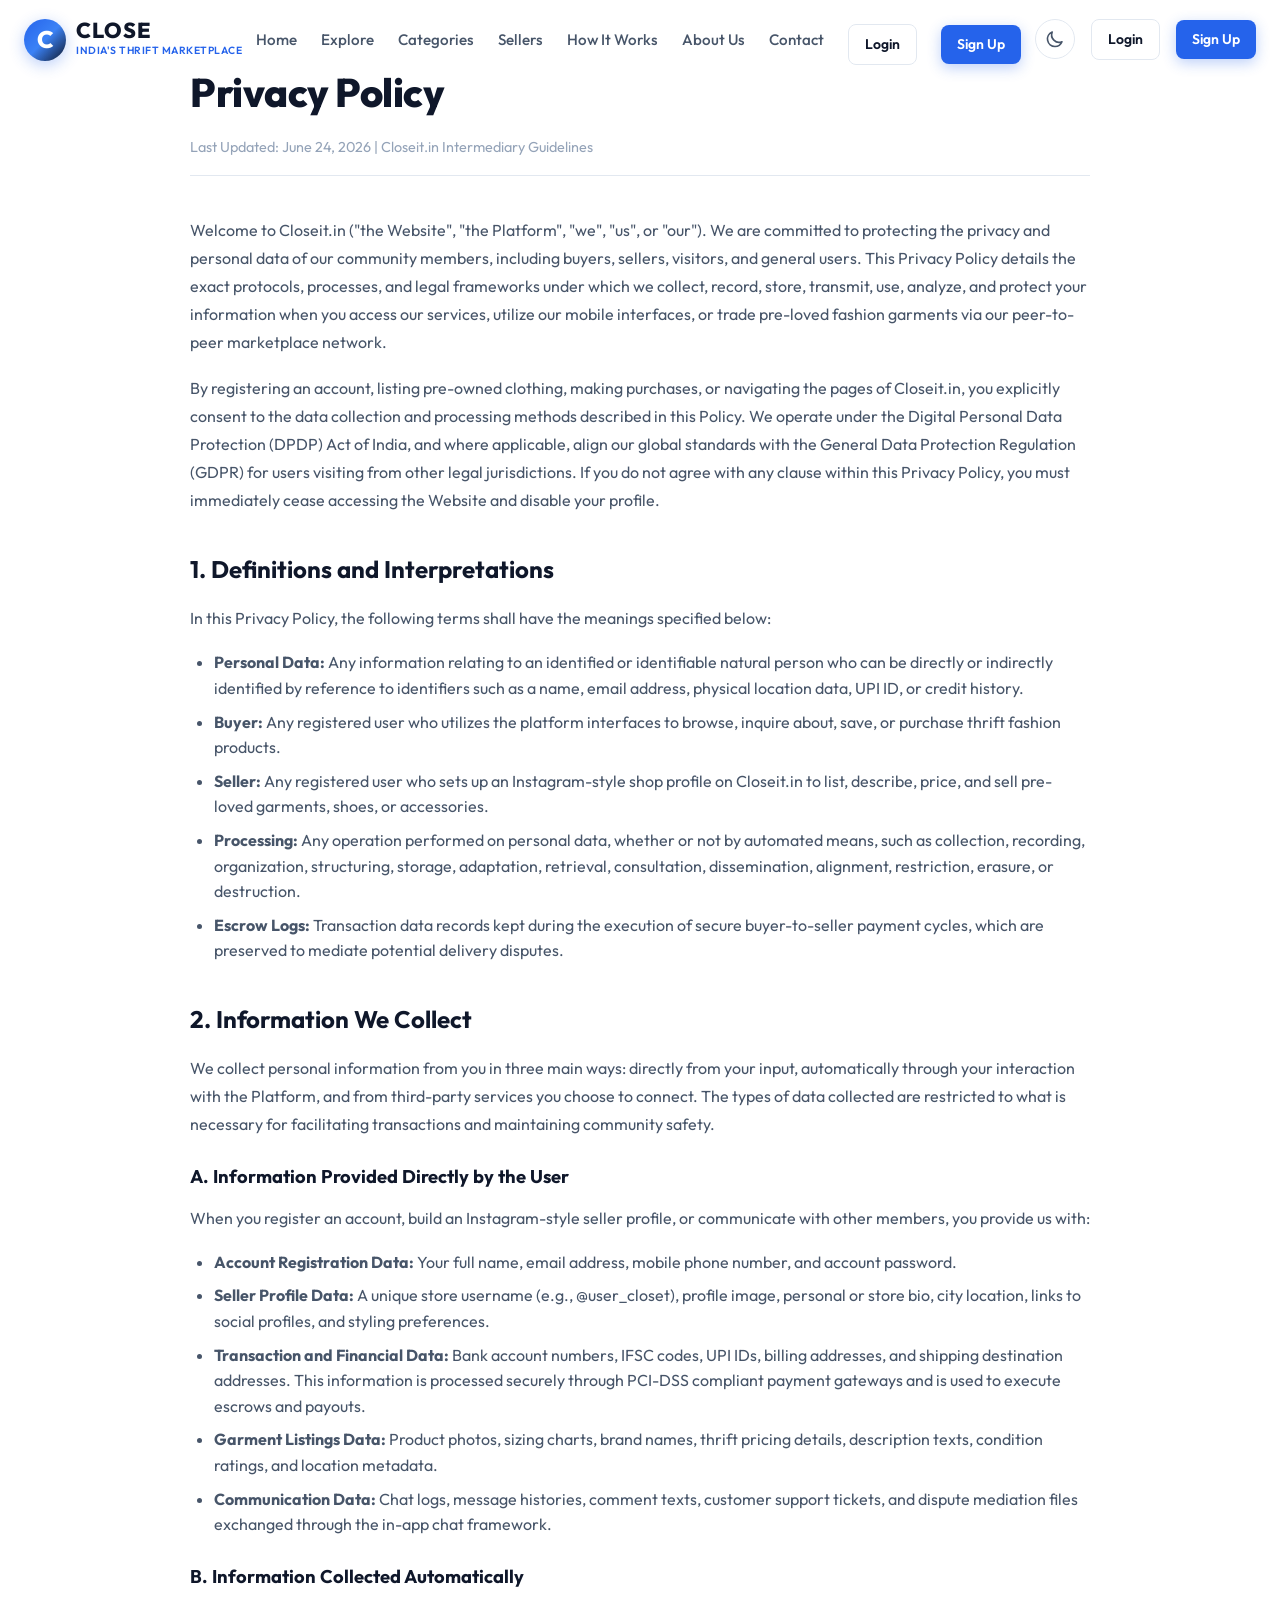
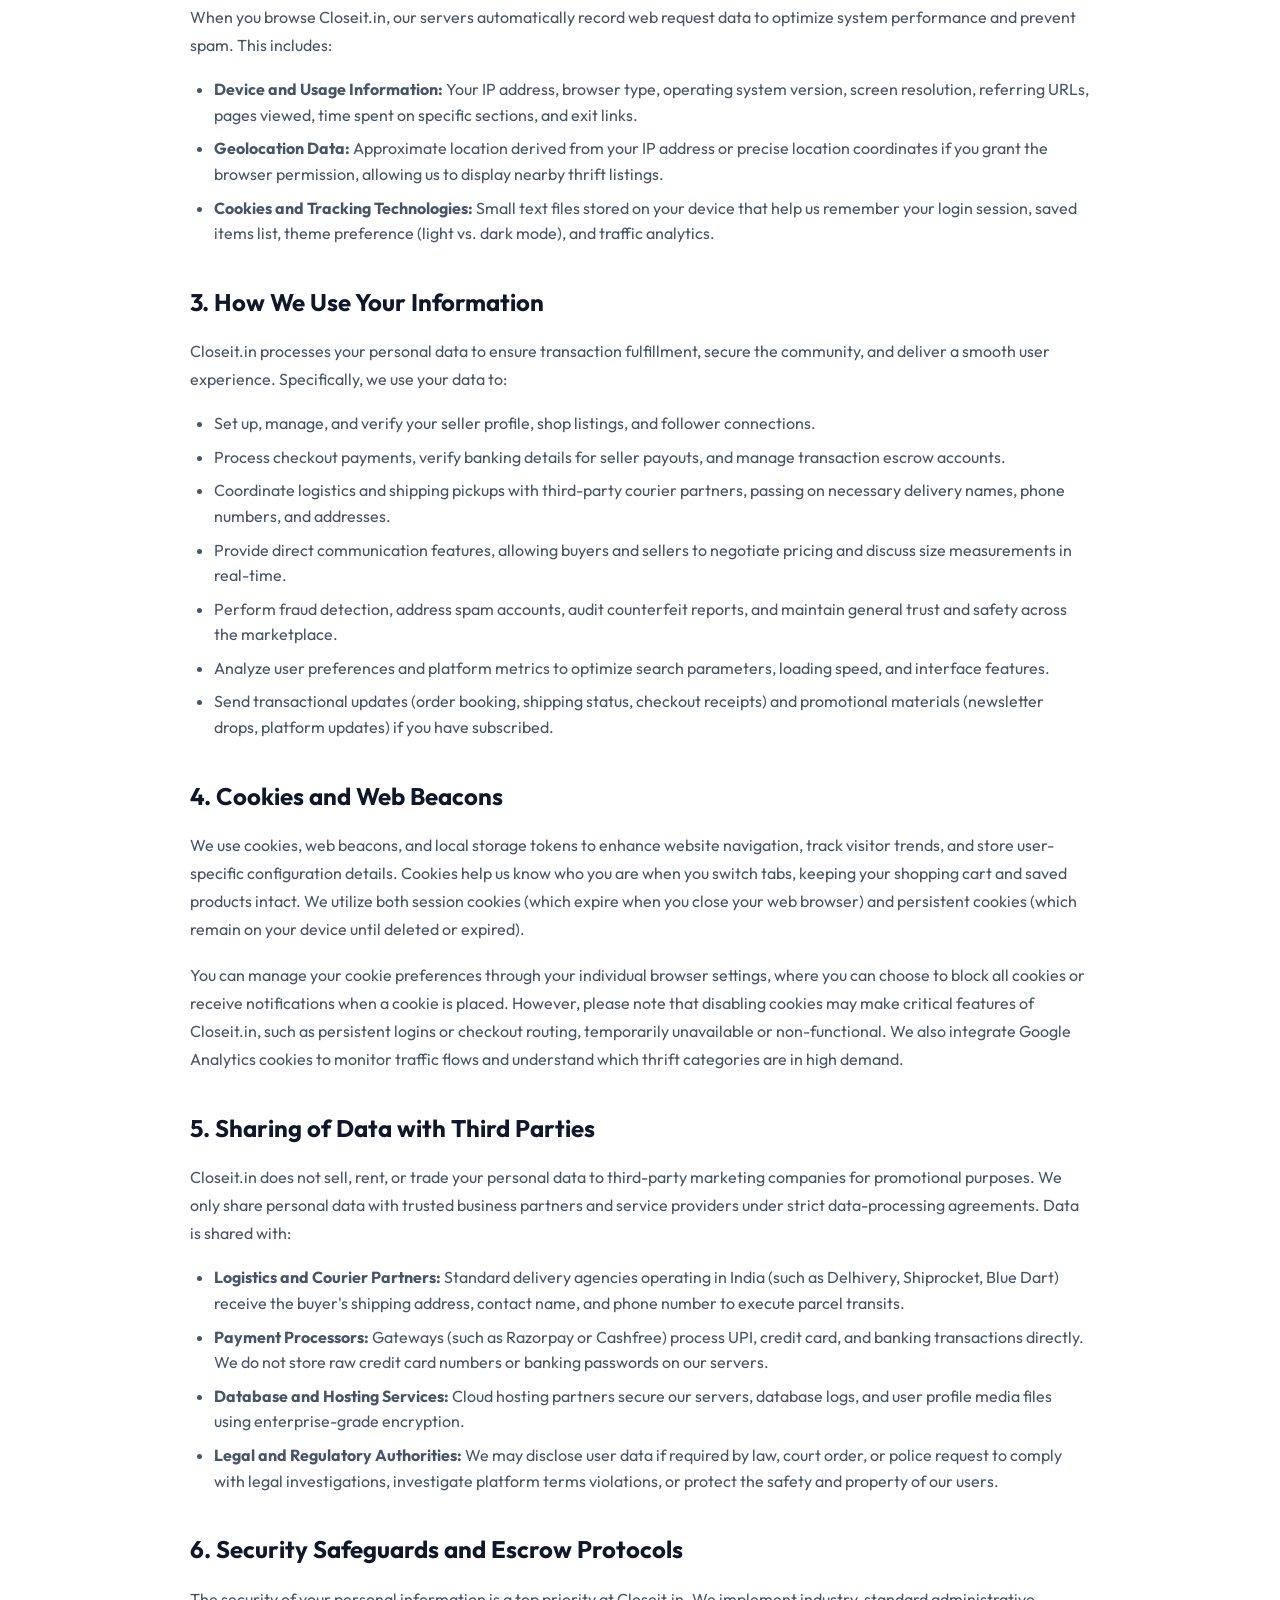
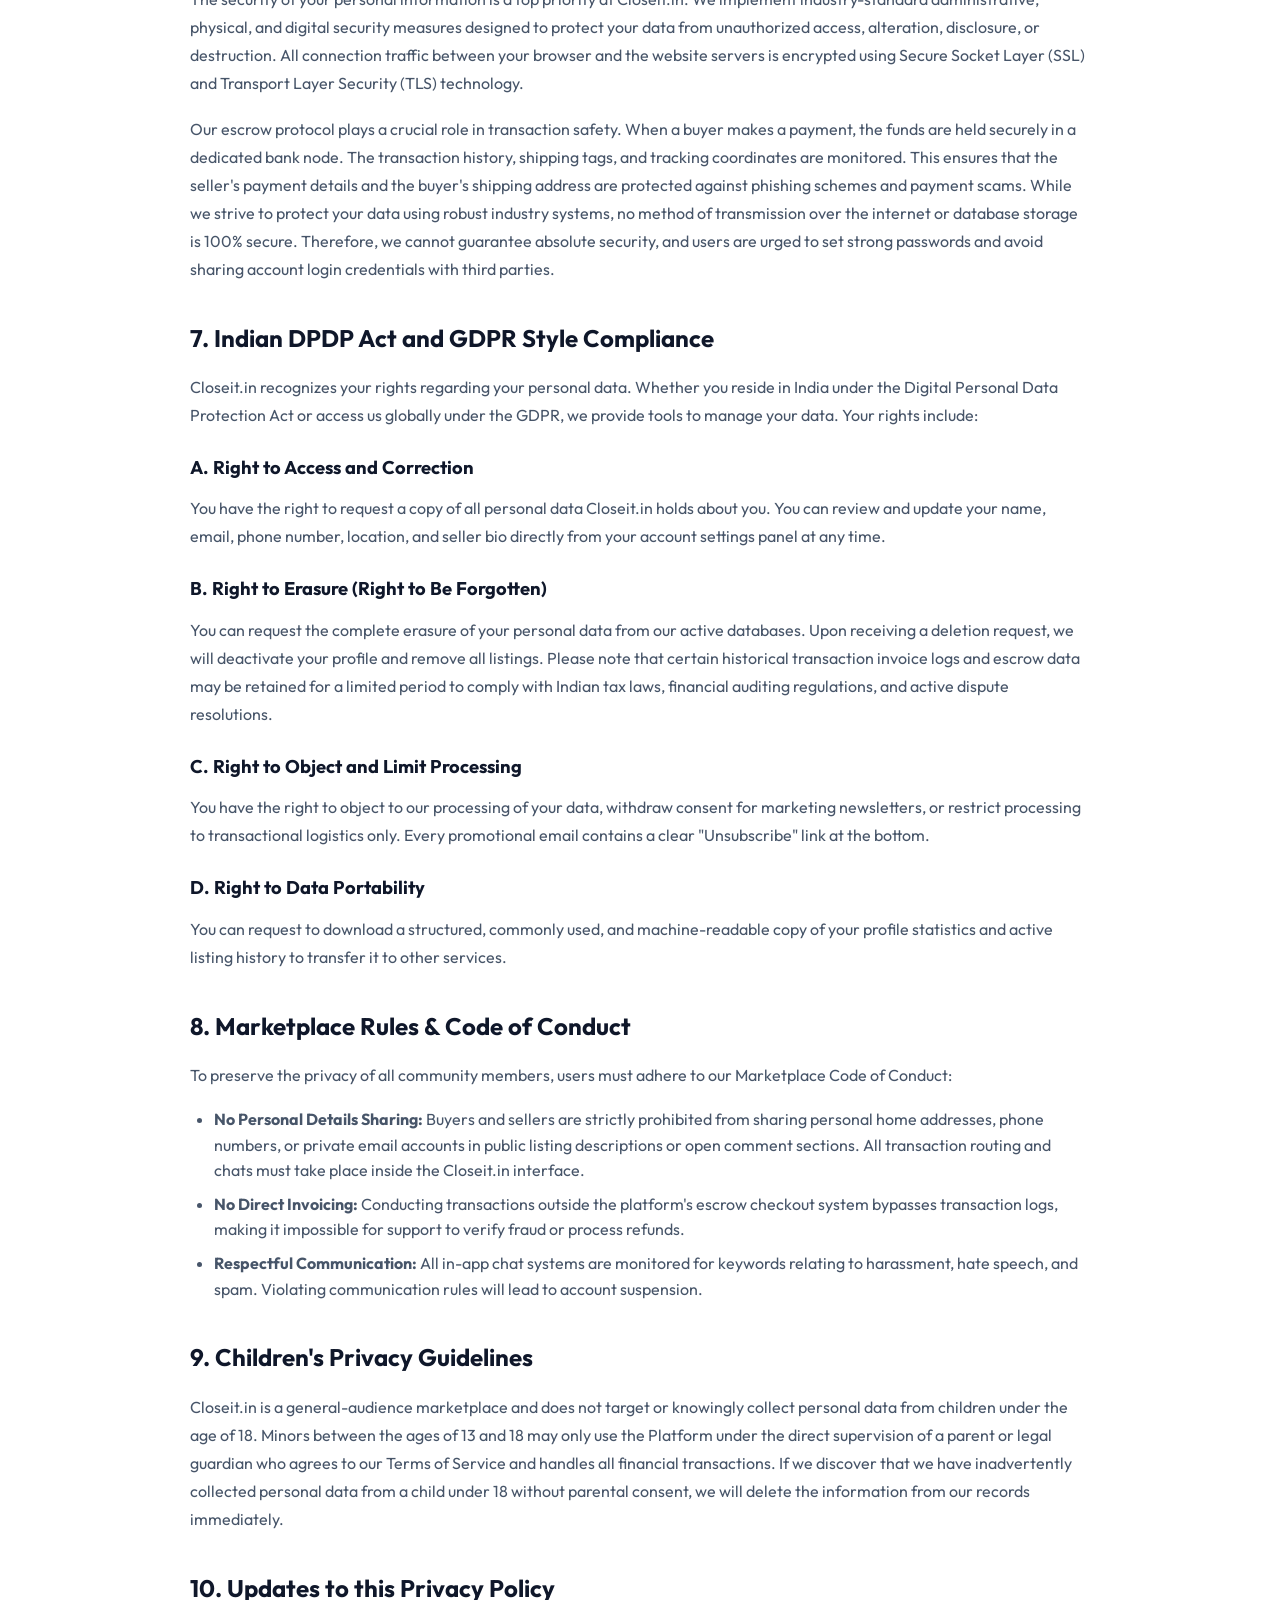
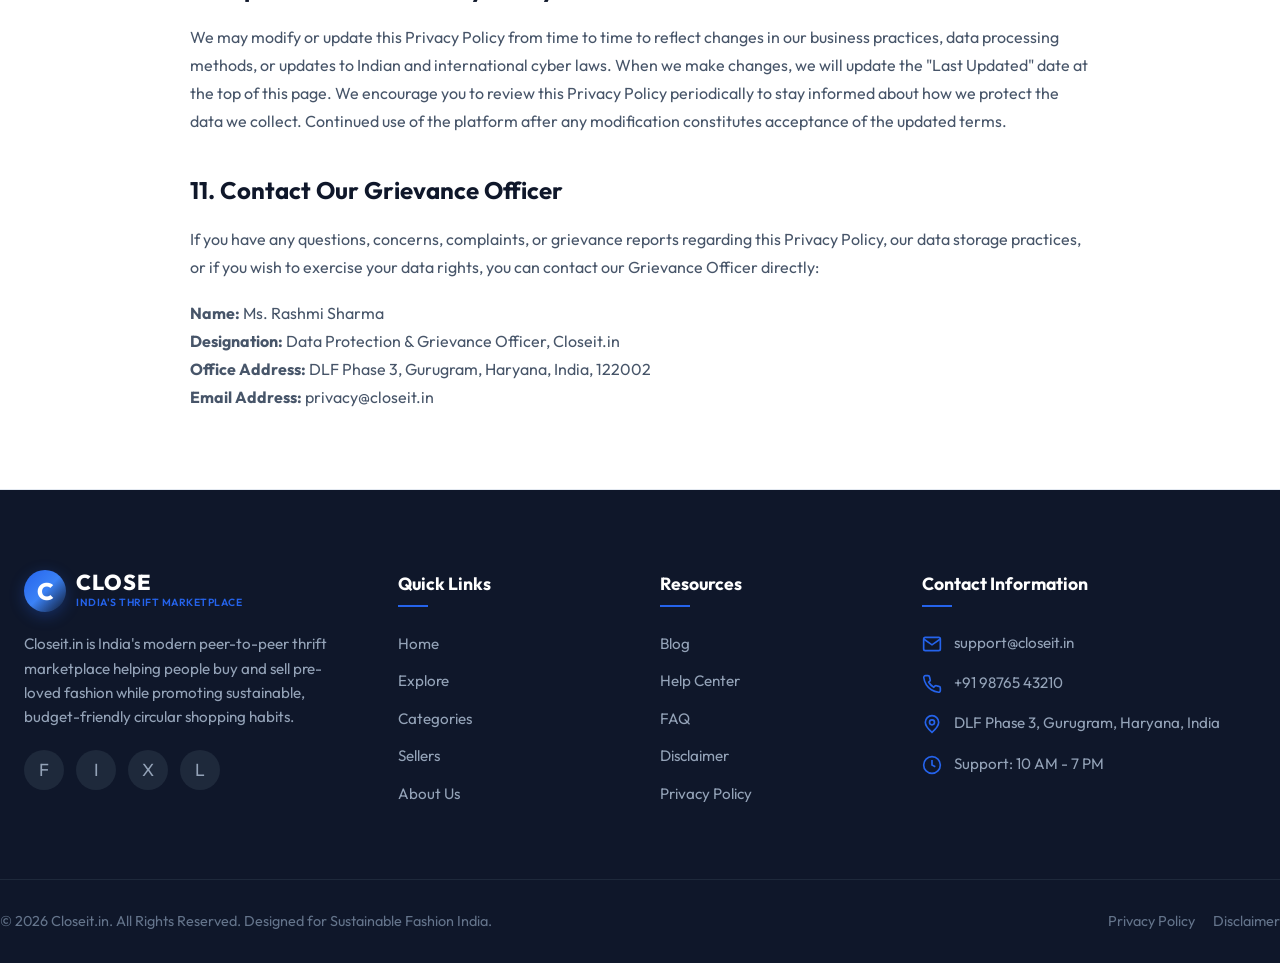
<file: closeit 2/privacy-policy.html>
<!DOCTYPE html>
<html lang="en">
<head>
  <meta charset="UTF-8">
  <meta name="viewport" content="width=device-width, initial-scale=1.0">
  <title>Privacy Policy | Closeit.in - India's Thrift Marketplace</title>
  <meta name="description" content="Read the Privacy Policy for Closeit.in. Learn how we collect, process, secure, and share user, buyer, and seller data in compliance with GDPR and the Indian DPDP Act.">
  <meta name="keywords" content="privacy policy Closeit.in, user data security, cookie policy, marketplace rules, buyer seller data protection">
  <link rel="canonical" href="https://closeit.in/privacy-policy.html">
  <link rel="stylesheet" href="style.css">
</head>
<body>

  <!-- HEADER -->
  <header id="main-header" class="sticky">
    <div class="container nav-wrapper">
      <a href="index.html" class="logo" id="header-logo">
        <div class="logo-icon">C</div>
        <div class="logo-text">
          <span class="logo-title">CLOSE</span>
          <span class="logo-subtitle">India's Thrift Marketplace</span>
        </div>
      </a>
      
      <ul class="nav-menu" id="nav-menu">
        <li><a href="index.html" class="nav-link" id="nav-home">Home</a></li>
        <li><a href="index.html#explore" class="nav-link" id="nav-explore">Explore</a></li>
        <li><a href="index.html#categories" class="nav-link" id="nav-categories">Categories</a></li>
        <li><a href="index.html#sellers" class="nav-link" id="nav-sellers">Sellers</a></li>
        <li><a href="index.html#how-it-works" class="nav-link" id="nav-how">How It Works</a></li>
        <li><a href="about.html" class="nav-link" id="nav-about">About Us</a></li>
        <li><a href="contact.html" class="nav-link" id="nav-contact">Contact</a></li>
        <li class="mobile-only"><a href="#login" class="btn btn-outline btn-sm" style="width:100%; margin-top: 10px;">Login</a></li>
        <li class="mobile-only"><a href="#signup" class="btn btn-primary btn-sm" style="width:100%; margin-top: 10px;">Sign Up</a></li>
      </ul>
      
      <div class="nav-actions">
        <button class="theme-toggle" id="theme-toggle" aria-label="Toggle Dark Mode">
          <svg class="sun-icon" fill="none" stroke="currentColor" viewBox="0 0 24 24"><path stroke-linecap="round" stroke-linejoin="round" stroke-width="2" d="M12 3v1m0 16v1m9-9h-1M4 12H3m15.364-6.364l-.707.707M6.343 17.657l-.707.707m0-12.728l.707.707m12.728 12.728l.707.707M12 8a4 4 0 100 8 4 4 0 000-8z"></path></svg>
          <svg class="moon-icon" fill="none" stroke="currentColor" viewBox="0 0 24 24"><path stroke-linecap="round" stroke-linejoin="round" stroke-width="2" d="M20.354 15.354A9 9 0 018.646 3.646 9.003 9.003 0 0012 21a9.003 9.003 0 008.354-5.646z"></path></svg>
        </button>
        <a href="#login" class="btn btn-outline btn-sm desktop-only">Login</a>
        <a href="#signup" class="btn btn-primary btn-sm desktop-only">Sign Up</a>
        <button class="hamburger" id="hamburger" aria-label="Toggle Mobile Menu">
          <span></span>
          <span></span>
          <span></span>
        </button>
      </div>
    </div>
  </header>

  <!-- PRIVACY POLICY CONTENT (2000+ Words) -->
  <main class="container legal-container">
    <h1 class="legal-title">Privacy Policy</h1>
    <div class="legal-meta">Last Updated: June 24, 2026 | Closeit.in Intermediary Guidelines</div>
    
    <div class="legal-content">
      <p>Welcome to Closeit.in ("the Website", "the Platform", "we", "us", or "our"). We are committed to protecting the privacy and personal data of our community members, including buyers, sellers, visitors, and general users. This Privacy Policy details the exact protocols, processes, and legal frameworks under which we collect, record, store, transmit, use, analyze, and protect your information when you access our services, utilize our mobile interfaces, or trade pre-loved fashion garments via our peer-to-peer marketplace network.</p>

      <p>By registering an account, listing pre-owned clothing, making purchases, or navigating the pages of Closeit.in, you explicitly consent to the data collection and processing methods described in this Policy. We operate under the Digital Personal Data Protection (DPDP) Act of India, and where applicable, align our global standards with the General Data Protection Regulation (GDPR) for users visiting from other legal jurisdictions. If you do not agree with any clause within this Privacy Policy, you must immediately cease accessing the Website and disable your profile.</p>

      <h2>1. Definitions and Interpretations</h2>
      <p>In this Privacy Policy, the following terms shall have the meanings specified below:</p>
      <ul>
        <li><strong>Personal Data:</strong> Any information relating to an identified or identifiable natural person who can be directly or indirectly identified by reference to identifiers such as a name, email address, physical location data, UPI ID, or credit history.</li>
        <li><strong>Buyer:</strong> Any registered user who utilizes the platform interfaces to browse, inquire about, save, or purchase thrift fashion products.</li>
        <li><strong>Seller:</strong> Any registered user who sets up an Instagram-style shop profile on Closeit.in to list, describe, price, and sell pre-loved garments, shoes, or accessories.</li>
        <li><strong>Processing:</strong> Any operation performed on personal data, whether or not by automated means, such as collection, recording, organization, structuring, storage, adaptation, retrieval, consultation, dissemination, alignment, restriction, erasure, or destruction.</li>
        <li><strong>Escrow Logs:</strong> Transaction data records kept during the execution of secure buyer-to-seller payment cycles, which are preserved to mediate potential delivery disputes.</li>
      </ul>

      <h2>2. Information We Collect</h2>
      <p>We collect personal information from you in three main ways: directly from your input, automatically through your interaction with the Platform, and from third-party services you choose to connect. The types of data collected are restricted to what is necessary for facilitating transactions and maintaining community safety.</p>
      
      <h3>A. Information Provided Directly by the User</h3>
      <p>When you register an account, build an Instagram-style seller profile, or communicate with other members, you provide us with:</p>
      <ul>
        <li><strong>Account Registration Data:</strong> Your full name, email address, mobile phone number, and account password.</li>
        <li><strong>Seller Profile Data:</strong> A unique store username (e.g., @user_closet), profile image, personal or store bio, city location, links to social profiles, and styling preferences.</li>
        <li><strong>Transaction and Financial Data:</strong> Bank account numbers, IFSC codes, UPI IDs, billing addresses, and shipping destination addresses. This information is processed securely through PCI-DSS compliant payment gateways and is used to execute escrows and payouts.</li>
        <li><strong>Garment Listings Data:</strong> Product photos, sizing charts, brand names, thrift pricing details, description texts, condition ratings, and location metadata.</li>
        <li><strong>Communication Data:</strong> Chat logs, message histories, comment texts, customer support tickets, and dispute mediation files exchanged through the in-app chat framework.</li>
      </ul>

      <h3>B. Information Collected Automatically</h3>
      <p>When you browse Closeit.in, our servers automatically record web request data to optimize system performance and prevent spam. This includes:</p>
      <ul>
        <li><strong>Device and Usage Information:</strong> Your IP address, browser type, operating system version, screen resolution, referring URLs, pages viewed, time spent on specific sections, and exit links.</li>
        <li><strong>Geolocation Data:</strong> Approximate location derived from your IP address or precise location coordinates if you grant the browser permission, allowing us to display nearby thrift listings.</li>
        <li><strong>Cookies and Tracking Technologies:</strong> Small text files stored on your device that help us remember your login session, saved items list, theme preference (light vs. dark mode), and traffic analytics.</li>
      </ul>

      <h2>3. How We Use Your Information</h2>
      <p>Closeit.in processes your personal data to ensure transaction fulfillment, secure the community, and deliver a smooth user experience. Specifically, we use your data to:</p>
      <ul>
        <li>Set up, manage, and verify your seller profile, shop listings, and follower connections.</li>
        <li>Process checkout payments, verify banking details for seller payouts, and manage transaction escrow accounts.</li>
        <li>Coordinate logistics and shipping pickups with third-party courier partners, passing on necessary delivery names, phone numbers, and addresses.</li>
        <li>Provide direct communication features, allowing buyers and sellers to negotiate pricing and discuss size measurements in real-time.</li>
        <li>Perform fraud detection, address spam accounts, audit counterfeit reports, and maintain general trust and safety across the marketplace.</li>
        <li>Analyze user preferences and platform metrics to optimize search parameters, loading speed, and interface features.</li>
        <li>Send transactional updates (order booking, shipping status, checkout receipts) and promotional materials (newsletter drops, platform updates) if you have subscribed.</li>
      </ul>

      <h2>4. Cookies and Web Beacons</h2>
      <p>We use cookies, web beacons, and local storage tokens to enhance website navigation, track visitor trends, and store user-specific configuration details. Cookies help us know who you are when you switch tabs, keeping your shopping cart and saved products intact. We utilize both session cookies (which expire when you close your web browser) and persistent cookies (which remain on your device until deleted or expired).</p>
      
      <p>You can manage your cookie preferences through your individual browser settings, where you can choose to block all cookies or receive notifications when a cookie is placed. However, please note that disabling cookies may make critical features of Closeit.in, such as persistent logins or checkout routing, temporarily unavailable or non-functional. We also integrate Google Analytics cookies to monitor traffic flows and understand which thrift categories are in high demand.</p>

      <h2>5. Sharing of Data with Third Parties</h2>
      <p>Closeit.in does not sell, rent, or trade your personal data to third-party marketing companies for promotional purposes. We only share personal data with trusted business partners and service providers under strict data-processing agreements. Data is shared with:</p>
      <ul>
        <li><strong>Logistics and Courier Partners:</strong> Standard delivery agencies operating in India (such as Delhivery, Shiprocket, Blue Dart) receive the buyer's shipping address, contact name, and phone number to execute parcel transits.</li>
        <li><strong>Payment Processors:</strong> Gateways (such as Razorpay or Cashfree) process UPI, credit card, and banking transactions directly. We do not store raw credit card numbers or banking passwords on our servers.</li>
        <li><strong>Database and Hosting Services:</strong> Cloud hosting partners secure our servers, database logs, and user profile media files using enterprise-grade encryption.</li>
        <li><strong>Legal and Regulatory Authorities:</strong> We may disclose user data if required by law, court order, or police request to comply with legal investigations, investigate platform terms violations, or protect the safety and property of our users.</li>
      </ul>

      <h2>6. Security Safeguards and Escrow Protocols</h2>
      <p>The security of your personal information is a top priority at Closeit.in. We implement industry-standard administrative, physical, and digital security measures designed to protect your data from unauthorized access, alteration, disclosure, or destruction. All connection traffic between your browser and the website servers is encrypted using Secure Socket Layer (SSL) and Transport Layer Security (TLS) technology.</p>
      
      <p>Our escrow protocol plays a crucial role in transaction safety. When a buyer makes a payment, the funds are held securely in a dedicated bank node. The transaction history, shipping tags, and tracking coordinates are monitored. This ensures that the seller's payment details and the buyer's shipping address are protected against phishing schemes and payment scams. While we strive to protect your data using robust industry systems, no method of transmission over the internet or database storage is 100% secure. Therefore, we cannot guarantee absolute security, and users are urged to set strong passwords and avoid sharing account login credentials with third parties.</p>

      <h2>7. Indian DPDP Act and GDPR Style Compliance</h2>
      <p>Closeit.in recognizes your rights regarding your personal data. Whether you reside in India under the Digital Personal Data Protection Act or access us globally under the GDPR, we provide tools to manage your data. Your rights include:</p>
      
      <h3>A. Right to Access and Correction</h3>
      <p>You have the right to request a copy of all personal data Closeit.in holds about you. You can review and update your name, email, phone number, location, and seller bio directly from your account settings panel at any time.</p>
      
      <h3>B. Right to Erasure (Right to Be Forgotten)</h3>
      <p>You can request the complete erasure of your personal data from our active databases. Upon receiving a deletion request, we will deactivate your profile and remove all listings. Please note that certain historical transaction invoice logs and escrow data may be retained for a limited period to comply with Indian tax laws, financial auditing regulations, and active dispute resolutions.</p>
      
      <h3>C. Right to Object and Limit Processing</h3>
      <p>You have the right to object to our processing of your data, withdraw consent for marketing newsletters, or restrict processing to transactional logistics only. Every promotional email contains a clear "Unsubscribe" link at the bottom.</p>
      
      <h3>D. Right to Data Portability</h3>
      <p>You can request to download a structured, commonly used, and machine-readable copy of your profile statistics and active listing history to transfer it to other services.</p>

      <h2>8. Marketplace Rules & Code of Conduct</h2>
      <p>To preserve the privacy of all community members, users must adhere to our Marketplace Code of Conduct:</p>
      <ul>
        <li><strong>No Personal Details Sharing:</strong> Buyers and sellers are strictly prohibited from sharing personal home addresses, phone numbers, or private email accounts in public listing descriptions or open comment sections. All transaction routing and chats must take place inside the Closeit.in interface.</li>
        <li><strong>No Direct Invoicing:</strong> Conducting transactions outside the platform's escrow checkout system bypasses transaction logs, making it impossible for support to verify fraud or process refunds.</li>
        <li><strong>Respectful Communication:</strong> All in-app chat systems are monitored for keywords relating to harassment, hate speech, and spam. Violating communication rules will lead to account suspension.</li>
      </ul>

      <h2>9. Children's Privacy Guidelines</h2>
      <p>Closeit.in is a general-audience marketplace and does not target or knowingly collect personal data from children under the age of 18. Minors between the ages of 13 and 18 may only use the Platform under the direct supervision of a parent or legal guardian who agrees to our Terms of Service and handles all financial transactions. If we discover that we have inadvertently collected personal data from a child under 18 without parental consent, we will delete the information from our records immediately.</p>

      <h2>10. Updates to this Privacy Policy</h2>
      <p>We may modify or update this Privacy Policy from time to time to reflect changes in our business practices, data processing methods, or updates to Indian and international cyber laws. When we make changes, we will update the "Last Updated" date at the top of this page. We encourage you to review this Privacy Policy periodically to stay informed about how we protect the data we collect. Continued use of the platform after any modification constitutes acceptance of the updated terms.</p>

      <h2>11. Contact Our Grievance Officer</h2>
      <p>If you have any questions, concerns, complaints, or grievance reports regarding this Privacy Policy, our data storage practices, or if you wish to exercise your data rights, you can contact our Grievance Officer directly:</p>
      <p style="margin-top: 10px;"><strong>Name:</strong> Ms. Rashmi Sharma<br>
      <strong>Designation:</strong> Data Protection & Grievance Officer, Closeit.in<br>
      <strong>Office Address:</strong> DLF Phase 3, Gurugram, Haryana, India, 122002<br>
      <strong>Email Address:</strong> privacy@closeit.in</p>
    </div>
  </main>

  <!-- FOOTER -->
  <footer>
    <div class="container footer-grid">
      <div class="footer-col">
        <a href="index.html" class="logo" style="margin-bottom: 20px;">
          <div class="logo-icon">C</div>
          <div class="logo-text">
            <span class="logo-title footer-logo-title">CLOSE</span>
            <span class="logo-subtitle">India's Thrift Marketplace</span>
          </div>
        </a>
        <p class="footer-desc">Closeit.in is India's modern peer-to-peer thrift marketplace helping people buy and sell pre-loved fashion while promoting sustainable, budget-friendly circular shopping habits.</p>
        <div class="social-links">
          <a href="#" class="social-link facebook" aria-label="Facebook">F</a>
          <a href="#" class="social-link instagram" aria-label="Instagram">I</a>
          <a href="#" class="social-link x" aria-label="Twitter">X</a>
          <a href="#" class="social-link linkedin" aria-label="LinkedIn">L</a>
        </div>
      </div>
      
      <div class="footer-col">
        <h4>Quick Links</h4>
        <ul class="footer-links">
          <li><a href="index.html">Home</a></li>
          <li><a href="index.html#explore">Explore</a></li>
          <li><a href="index.html#categories">Categories</a></li>
          <li><a href="index.html#sellers">Sellers</a></li>
          <li><a href="about.html">About Us</a></li>
        </ul>
      </div>
      
      <div class="footer-col">
        <h4>Resources</h4>
        <ul class="footer-links">
          <li><a href="#">Blog</a></li>
          <li><a href="#">Help Center</a></li>
          <li><a href="index.html#faq">FAQ</a></li>
          <li><a href="disclaimer.html">Disclaimer</a></li>
          <li><a href="privacy-policy.html">Privacy Policy</a></li>
        </ul>
      </div>
      
      <div class="footer-col">
        <h4>Contact Information</h4>
        <ul class="contact-info">
          <li>
            <svg viewBox="0 0 24 24" fill="none" stroke="currentColor" stroke-width="2"><path d="M4 4h16c1.1 0 2 .9 2 2v12c0 1.1-.9 2-2 2H4c-1.1 0-2-.9-2-2V6c0-1.1.9-2 2-2z"/><path d="M22 6l-10 7L2 6"/></svg>
            <span>support@closeit.in</span>
          </li>
          <li>
            <svg viewBox="0 0 24 24" fill="none" stroke="currentColor" stroke-width="2"><path d="M22 16.92v3a2 2 0 0 1-2.18 2 19.79 19.79 0 0 1-8.63-3.07 19.5 19.5 0 0 1-6-6 19.79 19.79 0 0 1-3.07-8.67A2 2 0 0 1 4.11 2h3a2 2 0 0 1 2 1.72 12.84 12.84 0 0 0 .7 2.81 2 2 0 0 1-.45 2.11L8.09 9.91a16 16 0 0 0 6 6l1.27-1.27a2 2 0 0 1 2.11-.45 12.84 12.84 0 0 0 2.81.7A2 2 0 0 1 22 16.92z"/></svg>
            <span>+91 98765 43210</span>
          </li>
          <li>
            <svg viewBox="0 0 24 24" fill="none" stroke="currentColor" stroke-width="2"><path d="M12 2a8 8 0 0 0-8 8c0 5.25 8 12 8 12s8-6.75 8-12a8 8 0 0 0-8-8z"/><circle cx="12" cy="10" r="3"/></svg>
            <span>DLF Phase 3, Gurugram, Haryana, India</span>
          </li>
          <li>
            <svg viewBox="0 0 24 24" fill="none" stroke="currentColor" stroke-width="2"><circle cx="12" cy="12" r="10"/><path d="M12 6v6l4 2"/></svg>
            <span>Support: 10 AM - 7 PM</span>
          </li>
        </ul>
      </div>
    </div>
    
    <div class="container footer-bottom">
      <p>&copy; 2026 Closeit.in. All Rights Reserved. Designed for Sustainable Fashion India.</p>
      <p><a href="privacy-policy.html" style="margin-right: 15px;">Privacy Policy</a> <a href="disclaimer.html">Disclaimer</a></p>
    </div>
  </footer>

  <!-- Back to Top -->
  <a href="#" class="back-to-top" id="back-to-top" aria-label="Scroll to Top">
    <svg width="24" height="24" fill="none" stroke="currentColor" viewBox="0 0 24 24"><path stroke-linecap="round" stroke-linejoin="round" stroke-width="2" d="M5 10l7-7m0 0l7 7m-7-7v18"></path></svg>
  </a>

  <!-- Script -->
  <script src="script.js"></script>
</body>
</html>
</file>
<file: closeit 2/style.css>
/* 
   Closeit.in - Modern Thrift Marketplace Stylesheet
   Author: Antigravity AI
   Colors: Primary Blue (#2563EB), Secondary Black (#0F172A), Background White (#FFFFFF)
*/

@import url('https://fonts.googleapis.com/css2?family=Outfit:wght@300;400;500;600;700;800&display=swap');

/* --- DESIGN SYSTEM & TOKENS --- */
:root {
  /* Fonts */
  --font-main: 'Outfit', -apple-system, BlinkMacSystemFont, 'Segoe UI', Roboto, Oxygen, Ubuntu, Cantarell, sans-serif;
  
  /* Light Theme Variables */
  --primary: #2563EB;
  --primary-hover: #1D4ED8;
  --primary-rgb: 37, 99, 235;
  --secondary: #0F172A;
  --secondary-rgb: 15, 23, 42;
  
  --bg-primary: #FFFFFF;
  --bg-secondary: #F8FAFC;
  --bg-tertiary: #F1F5F9;
  
  --text-primary: #0F172A;
  --text-secondary: #475569;
  --text-muted: #94A3B8;
  --text-light: #FFFFFF;
  
  --border-color: #E2E8F0;
  --border-focus: #3B82F6;
  
  --card-bg: #FFFFFF;
  --card-shadow: 0 10px 30px -10px rgba(15, 23, 42, 0.08), 0 1px 3px rgba(15, 23, 42, 0.02);
  --card-shadow-hover: 0 20px 40px -15px rgba(15, 23, 42, 0.15), 0 1px 5px rgba(15, 23, 42, 0.05);
  
  --glass-bg: rgba(255, 255, 255, 0.75);
  --glass-border: rgba(226, 232, 240, 0.8);
  --glass-blur: 16px;
  
  --success: #10B981;
  --warning: #F59E0B;
  --error: #EF4444;
  --heart: #EC4899;

  /* Standard Transitions */
  --transition-fast: 0.2s ease;
  --transition-normal: 0.3s cubic-bezier(0.4, 0, 0.2, 1);
  --transition-slow: 0.5s cubic-bezier(0.4, 0, 0.2, 1);
  
  --border-radius-sm: 8px;
  --border-radius-md: 12px;
  --border-radius-lg: 20px;
  --border-radius-full: 9999px;
  
  --header-height: 80px;
  --header-shrink-height: 70px;
}

/* Dark Theme Variables */
[data-theme="dark"] {
  --bg-primary: #090D16;
  --bg-secondary: #0F172A;
  --bg-tertiary: #1E293B;
  
  --text-primary: #F8FAFC;
  --text-secondary: #94A3B8;
  --text-muted: #64748B;
  
  --border-color: #1E293B;
  --border-focus: #60A5FA;
  
  --card-bg: #0F172A;
  --card-shadow: 0 10px 30px -15px rgba(0, 0, 0, 0.5), 0 1px 3px rgba(0, 0, 0, 0.3);
  --card-shadow-hover: 0 20px 40px -10px rgba(0, 0, 0, 0.7), 0 1px 5px rgba(0, 0, 0, 0.4);
  
  --glass-bg: rgba(9, 13, 22, 0.75);
  --glass-border: rgba(30, 41, 59, 0.8);
  
  --border-color: #1E293B;
}

/* --- RESET & BASE STYLES --- */
*, *::before, *::after {
  box-sizing: border-box;
  margin: 0;
  padding: 0;
}

html {
  scroll-behavior: smooth;
  font-size: 16px;
  -webkit-text-size-adjust: 100%;
}

body {
  font-family: var(--font-main);
  background-color: var(--bg-primary);
  color: var(--text-primary);
  line-height: 1.6;
  overflow-x: hidden;
  transition: background-color var(--transition-normal), color var(--transition-normal);
}

a {
  color: inherit;
  text-decoration: none;
  transition: color var(--transition-fast);
}

button, input, select, textarea {
  font-family: inherit;
  font-size: inherit;
  color: inherit;
  background: none;
  border: none;
  outline: none;
}

button {
  cursor: pointer;
}

img {
  max-width: 100%;
  height: auto;
  display: block;
  border-radius: var(--border-radius-sm);
}

ul, ol {
  list-style: none;
}

/* --- SCROLLBAR --- */
::-webkit-scrollbar {
  width: 8px;
  height: 8px;
}

::-webkit-scrollbar-track {
  background: var(--bg-primary);
}

::-webkit-scrollbar-thumb {
  background: var(--border-color);
  border-radius: var(--border-radius-full);
}

::-webkit-scrollbar-thumb:hover {
  background: var(--text-muted);
}

/* --- UTILITY CLASSES --- */
.container {
  width: 100%;
  max-width: 1280px;
  margin: 0 auto;
  padding: 0 24px;
}

.section {
  padding: 80px 0;
  position: relative;
}

.section-bg {
  background-color: var(--bg-secondary);
}

.text-center { text-align: center; }
.flex { display: flex; }
.align-center { align-items: center; }
.justify-between { justify-content: space-between; }

.grid {
  display: grid;
  gap: 30px;
}

.grid-2 { grid-template-columns: repeat(2, 1fr); }
.grid-3 { grid-template-columns: repeat(3, 1fr); }
.grid-4 { grid-template-columns: repeat(4, 1fr); }

@media (max-width: 1024px) {
  .grid-4 { grid-template-columns: repeat(2, 1fr); }
  .grid-3 { grid-template-columns: repeat(2, 1fr); }
}

@media (max-width: 640px) {
  .grid-4, .grid-3, .grid-2 { grid-template-columns: 1fr; }
  .section { padding: 60px 0; }
}

/* Buttons */
.btn {
  display: inline-flex;
  align-items: center;
  justify-content: center;
  padding: 12px 28px;
  font-weight: 600;
  border-radius: var(--border-radius-md);
  transition: all var(--transition-normal);
  gap: 8px;
}

.btn-primary {
  background-color: var(--primary);
  color: var(--text-light);
  box-shadow: 0 4px 14px rgba(var(--primary-rgb), 0.3);
}

.btn-primary:hover {
  background-color: var(--primary-hover);
  transform: translateY(-2px);
  box-shadow: 0 6px 20px rgba(var(--primary-rgb), 0.4);
}

.btn-secondary {
  background-color: var(--secondary);
  color: var(--text-light);
  border: 1px solid var(--secondary);
}

.btn-secondary:hover {
  background-color: transparent;
  color: var(--text-primary);
  border-color: var(--border-color);
  transform: translateY(-2px);
}

.btn-outline {
  border: 1px solid var(--border-color);
  color: var(--text-primary);
}

.btn-outline:hover {
  background-color: var(--bg-tertiary);
  border-color: var(--text-muted);
  transform: translateY(-2px);
}

.btn-sm {
  padding: 8px 16px;
  font-size: 0.875rem;
  border-radius: var(--border-radius-sm);
}

.badge {
  display: inline-flex;
  align-items: center;
  padding: 4px 10px;
  font-size: 0.75rem;
  font-weight: 600;
  border-radius: var(--border-radius-full);
}

.badge-primary {
  background-color: rgba(var(--primary-rgb), 0.1);
  color: var(--primary);
}

.badge-discount {
  background-color: rgba(239, 68, 68, 0.1);
  color: #EF4444;
}

/* Header & Navigation */
header {
  position: fixed;
  top: 0;
  left: 0;
  width: 100%;
  height: var(--header-height);
  z-index: 1000;
  background-color: transparent;
  border-bottom: 1px solid transparent;
  transition: height var(--transition-normal), background-color var(--transition-normal), border-color var(--transition-normal), backdrop-filter var(--transition-normal);
}

header.sticky {
  height: var(--header-shrink-height);
  background-color: var(--glass-bg);
  backdrop-filter: blur(var(--glass-blur));
  -webkit-backdrop-filter: blur(var(--glass-blur));
  border-bottom: 1px solid var(--glass-border);
  box-shadow: 0 4px 30px rgba(0, 0, 0, 0.03);
}

.nav-wrapper {
  height: 100%;
  display: flex;
  align-items: center;
  justify-content: space-between;
}

/* Logo */
.logo {
  display: flex;
  align-items: center;
  gap: 10px;
}

.logo-icon {
  width: 42px;
  height: 42px;
  background: linear-gradient(135deg, var(--primary), #3B82F6, var(--secondary));
  border-radius: var(--border-radius-full);
  display: flex;
  align-items: center;
  justify-content: center;
  color: var(--text-light);
  font-weight: 800;
  font-size: 1.5rem;
  box-shadow: 0 4px 15px rgba(var(--primary-rgb), 0.3);
}

.logo-text {
  display: flex;
  flex-direction: column;
}

.logo-title {
  font-size: 1.35rem;
  font-weight: 800;
  letter-spacing: 1px;
  color: var(--text-primary);
  line-height: 1.1;
}

.logo-subtitle {
  font-size: 0.65rem;
  font-weight: 600;
  text-transform: uppercase;
  color: var(--primary);
  letter-spacing: 0.5px;
}

/* Nav Links */
.nav-menu {
  display: flex;
  align-items: center;
  gap: 24px;
}

.nav-link {
  font-weight: 500;
  font-size: 0.95rem;
  color: var(--text-secondary);
  position: relative;
  padding: 8px 0;
}

.nav-link:hover, .nav-link.active {
  color: var(--primary);
}

.nav-link::after {
  content: '';
  position: absolute;
  bottom: 0;
  left: 0;
  width: 0;
  height: 2px;
  background-color: var(--primary);
  transition: width var(--transition-normal);
}

.nav-link:hover::after, .nav-link.active::after {
  width: 100%;
}

.nav-actions {
  display: flex;
  align-items: center;
  gap: 16px;
}

/* Dark Mode Switcher */
.theme-toggle {
  width: 40px;
  height: 40px;
  border-radius: var(--border-radius-full);
  border: 1px solid var(--border-color);
  display: flex;
  align-items: center;
  justify-content: center;
  color: var(--text-secondary);
  transition: all var(--transition-fast);
}

.theme-toggle:hover {
  background-color: var(--bg-tertiary);
  color: var(--primary);
}

.theme-toggle svg {
  width: 20px;
  height: 20px;
}

.theme-toggle .sun-icon { display: none; }
.theme-toggle .moon-icon { display: block; }
[data-theme="dark"] .theme-toggle .sun-icon { display: block; }
[data-theme="dark"] .theme-toggle .moon-icon { display: none; }

/* Hamburger Menu */
.hamburger {
  display: none;
  flex-direction: column;
  justify-content: space-between;
  width: 24px;
  height: 18px;
  background: transparent;
  cursor: pointer;
  z-index: 1001;
}

.hamburger span {
  width: 100%;
  height: 2px;
  background-color: var(--text-primary);
  border-radius: 2px;
  transition: all var(--transition-normal);
}

@media (max-width: 1024px) {
  .hamburger {
    display: flex;
  }
  
  .nav-menu {
    position: fixed;
    top: 0;
    right: -100%;
    width: 300px;
    height: 100vh;
    background-color: var(--bg-primary);
    box-shadow: -10px 0 30px rgba(0, 0, 0, 0.05);
    flex-direction: column;
    align-items: flex-start;
    padding: 100px 40px 40px;
    gap: 30px;
    transition: right var(--transition-normal);
    z-index: 999;
  }
  
  .nav-menu.active {
    right: 0;
  }
  
  .hamburger.active span:nth-child(1) {
    transform: translateY(8px) rotate(45deg);
  }
  
  .hamburger.active span:nth-child(2) {
    opacity: 0;
  }
  
  .hamburger.active span:nth-child(3) {
    transform: translateY(-8px) rotate(-45deg);
  }
}

/* --- HERO SECTION --- */
.hero {
  min-height: 100vh;
  display: flex;
  align-items: center;
  padding-top: calc(var(--header-height) + 40px);
  position: relative;
  overflow: hidden;
  background: radial-gradient(circle at 80% 20%, rgba(37, 99, 235, 0.05) 0%, transparent 50%),
              radial-gradient(circle at 10% 80%, rgba(15, 23, 42, 0.03) 0%, transparent 40%);
}

.hero-grid {
  display: grid;
  grid-template-columns: 1.1fr 0.9fr;
  align-items: center;
  gap: 50px;
}

@media (max-width: 1024px) {
  .hero-grid {
    grid-template-columns: 1fr;
    text-align: center;
    gap: 60px;
  }
}

.hero-content h1 {
  font-size: 3.5rem;
  font-weight: 800;
  line-height: 1.15;
  margin-bottom: 20px;
  letter-spacing: -1px;
}

.hero-content h1 span {
  background: linear-gradient(135deg, var(--primary), #60A5FA, var(--secondary));
  -webkit-background-clip: text;
  -webkit-text-fill-color: transparent;
}

.hero-content p {
  font-size: 1.15rem;
  color: var(--text-secondary);
  margin-bottom: 36px;
  max-width: 580px;
}

@media (max-width: 1024px) {
  .hero-content p {
    margin-left: auto;
    margin-right: auto;
  }
}

@media (max-width: 640px) {
  .hero-content h1 {
    font-size: 2.5rem;
  }
  .hero-content p {
    font-size: 1rem;
  }
}

.hero-ctas {
  display: flex;
  gap: 16px;
  margin-bottom: 48px;
}

@media (max-width: 1024px) {
  .hero-ctas {
    justify-content: center;
  }
}

@media (max-width: 480px) {
  .hero-ctas {
    flex-direction: column;
  }
}

.hero-stats {
  display: flex;
  gap: 40px;
}

@media (max-width: 1024px) {
  .hero-stats {
    justify-content: center;
  }
}

@media (max-width: 640px) {
  .hero-stats {
    gap: 20px;
    flex-wrap: wrap;
  }
}

.stat-item {
  display: flex;
  flex-direction: column;
}

.stat-num {
  font-size: 2rem;
  font-weight: 800;
  color: var(--text-primary);
  line-height: 1.2;
}

.stat-label {
  font-size: 0.875rem;
  color: var(--text-secondary);
  font-weight: 500;
}

/* Floating Cards Visual in Hero */
.hero-visual {
  position: relative;
  height: 480px;
  display: flex;
  justify-content: center;
  align-items: center;
}

@media (max-width: 1024px) {
  .hero-visual {
    height: 400px;
  }
}

.floating-card {
  position: absolute;
  width: 260px;
  background-color: var(--card-bg);
  border-radius: var(--border-radius-md);
  border: 1px solid var(--border-color);
  box-shadow: var(--card-shadow);
  padding: 16px;
  animation: float 6s ease-in-out infinite;
  transition: transform var(--transition-normal);
}

.floating-card:hover {
  transform: translateY(-5px) scale(1.02);
  z-index: 10;
}

.floating-card-1 {
  top: 10%;
  left: 5%;
  animation-delay: 0s;
}

.floating-card-2 {
  bottom: 10%;
  right: 5%;
  animation-delay: 2s;
}

.floating-card-3 {
  top: 40%;
  left: 45%;
  transform: translate(-50%, -50%);
  animation-delay: 4s;
  z-index: 2;
}

.float-img {
  width: 100%;
  height: 160px;
  object-fit: cover;
  border-radius: var(--border-radius-sm);
  margin-bottom: 12px;
}

.float-info {
  display: flex;
  justify-content: space-between;
  align-items: center;
}

.float-title {
  font-weight: 700;
  font-size: 0.95rem;
}

.float-price {
  color: var(--primary);
  font-weight: 700;
}

.float-seller {
  display: flex;
  align-items: center;
  gap: 8px;
  margin-top: 8px;
  font-size: 0.75rem;
  color: var(--text-secondary);
}

.float-avatar {
  width: 18px;
  height: 18px;
  border-radius: var(--border-radius-full);
}

/* Background Shapes */
.hero-shapes {
  position: absolute;
  top: 0;
  left: 0;
  width: 100%;
  height: 100%;
  z-index: -1;
  pointer-events: none;
}

.shape {
  position: absolute;
  border-radius: var(--border-radius-full);
  filter: blur(80px);
}

.shape-1 {
  top: 20%;
  right: 15%;
  width: 300px;
  height: 300px;
  background-color: rgba(37, 99, 235, 0.12);
}

.shape-2 {
  bottom: 15%;
  left: 10%;
  width: 250px;
  height: 250px;
  background-color: rgba(15, 23, 42, 0.05);
}

@keyframes float {
  0%, 100% {
    transform: translateY(0px);
  }
  50% {
    transform: translateY(-15px);
  }
}

/* --- SECTION HEADERS --- */
.section-header {
  max-width: 650px;
  margin: 0 auto 50px;
}

.section-title {
  font-size: 2.25rem;
  font-weight: 800;
  letter-spacing: -0.5px;
  margin-bottom: 16px;
}

.section-desc {
  color: var(--text-secondary);
  font-size: 1.05rem;
}

/* --- SELLER PROFILE SYSTEM --- */
.seller-profile-card {
  background-color: var(--card-bg);
  border: 1px solid var(--border-color);
  border-radius: var(--border-radius-lg);
  box-shadow: var(--card-shadow);
  overflow: hidden;
  max-width: 900px;
  margin: 0 auto;
}

.profile-header {
  padding: 40px;
  display: flex;
  align-items: flex-start;
  gap: 40px;
  border-bottom: 1px solid var(--border-color);
}

@media (max-width: 768px) {
  .profile-header {
    flex-direction: column;
    align-items: center;
    text-align: center;
    padding: 30px 24px;
    gap: 24px;
  }
}

.profile-image-container {
  position: relative;
  width: 120px;
  height: 120px;
  flex-shrink: 0;
}

.profile-img {
  width: 120px;
  height: 120px;
  border-radius: var(--border-radius-full);
  object-fit: cover;
  border: 4px solid var(--bg-primary);
  box-shadow: 0 0 0 3px var(--primary);
}

.profile-badge {
  position: absolute;
  bottom: 0;
  right: 0;
  background-color: var(--primary);
  color: var(--text-light);
  width: 28px;
  height: 28px;
  border-radius: var(--border-radius-full);
  display: flex;
  align-items: center;
  justify-content: center;
  border: 2px solid var(--bg-primary);
}

.profile-info {
  flex-grow: 1;
}

.profile-meta {
  display: flex;
  align-items: center;
  gap: 16px;
  margin-bottom: 16px;
}

@media (max-width: 768px) {
  .profile-meta {
    flex-direction: column;
    gap: 12px;
  }
}

.profile-username {
  font-size: 1.5rem;
  font-weight: 700;
  letter-spacing: -0.5px;
}

.profile-actions {
  display: flex;
  gap: 10px;
}

.profile-stats {
  display: flex;
  gap: 30px;
  margin-bottom: 20px;
}

@media (max-width: 768px) {
  .profile-stats {
    justify-content: center;
    width: 100%;
  }
}

.profile-stat-item {
  font-size: 0.95rem;
  color: var(--text-secondary);
}

.profile-stat-item strong {
  color: var(--text-primary);
  font-weight: 700;
  font-size: 1.1rem;
}

.profile-bio {
  font-size: 0.95rem;
  color: var(--text-secondary);
  max-width: 500px;
}

.profile-location {
  margin-top: 8px;
  display: flex;
  align-items: center;
  gap: 6px;
  font-size: 0.85rem;
  font-weight: 500;
  color: var(--primary);
}

/* Profile Tabs */
.profile-tabs {
  display: flex;
  justify-content: center;
  border-bottom: 1px solid var(--border-color);
  background-color: var(--bg-secondary);
}

.tab-btn {
  padding: 16px 32px;
  font-weight: 600;
  color: var(--text-secondary);
  border-bottom: 2px solid transparent;
  display: flex;
  align-items: center;
  gap: 8px;
  transition: all var(--transition-fast);
}

.tab-btn:hover {
  color: var(--text-primary);
}

.tab-btn.active {
  color: var(--primary);
  border-bottom-color: var(--primary);
}

.profile-tab-content {
  padding: 40px;
}

@media (max-width: 640px) {
  .profile-tab-content {
    padding: 24px 16px;
  }
}

.tab-pane {
  display: none;
}

.tab-pane.active {
  display: block;
}

/* Tab contents grids */
.profile-product-grid {
  display: grid;
  grid-template-columns: repeat(3, 1fr);
  gap: 20px;
}

@media (max-width: 768px) {
  .profile-product-grid {
    grid-template-columns: repeat(2, 1fr);
  }
}

@media (max-width: 480px) {
  .profile-product-grid {
    grid-template-columns: 1fr;
  }
}

/* Profile Review list */
.review-item {
  padding: 20px 0;
  border-bottom: 1px solid var(--border-color);
}

.review-item:last-child {
  border-bottom: none;
}

.review-header {
  display: flex;
  justify-content: space-between;
  margin-bottom: 8px;
}

.review-author {
  font-weight: 600;
  font-size: 0.95rem;
}

.rating-stars {
  color: #F59E0B;
}

.review-text {
  color: var(--text-secondary);
  font-size: 0.9rem;
}

/* --- PRODUCT CARDS --- */
.product-card {
  background-color: var(--card-bg);
  border: 1px solid var(--border-color);
  border-radius: var(--border-radius-md);
  overflow: hidden;
  box-shadow: var(--card-shadow);
  transition: transform var(--transition-normal), box-shadow var(--transition-normal);
  display: flex;
  flex-direction: column;
  position: relative;
}

.product-card:hover {
  transform: translateY(-6px);
  box-shadow: var(--card-shadow-hover);
}

.product-card-img-wrapper {
  position: relative;
  overflow: hidden;
  aspect-ratio: 1 / 1;
}

.product-card-img {
  width: 100%;
  height: 100%;
  object-fit: cover;
  transition: transform var(--transition-slow);
}

.product-card:hover .product-card-img {
  transform: scale(1.06);
}

.card-tag {
  position: absolute;
  top: 12px;
  left: 12px;
  z-index: 5;
}

.card-action-btn {
  position: absolute;
  top: 12px;
  right: 12px;
  width: 36px;
  height: 36px;
  border-radius: var(--border-radius-full);
  background-color: var(--glass-bg);
  backdrop-filter: blur(8px);
  -webkit-backdrop-filter: blur(8px);
  display: flex;
  align-items: center;
  justify-content: center;
  box-shadow: 0 4px 10px rgba(0, 0, 0, 0.05);
  border: 1px solid var(--glass-border);
  color: var(--text-secondary);
  transition: all var(--transition-fast);
  z-index: 5;
}

.card-action-btn:hover, .card-action-btn.active {
  background-color: var(--bg-primary);
  color: var(--heart);
}

.product-card-body {
  padding: 16px;
  display: flex;
  flex-direction: column;
  flex-grow: 1;
}

.product-card-seller {
  display: flex;
  align-items: center;
  gap: 8px;
  font-size: 0.8rem;
  color: var(--text-secondary);
  margin-bottom: 8px;
}

.seller-mini-avatar {
  width: 20px;
  height: 20px;
  border-radius: var(--border-radius-full);
  object-fit: cover;
}

.product-card-title {
  font-size: 1rem;
  font-weight: 700;
  margin-bottom: 8px;
  color: var(--text-primary);
  line-height: 1.3;
  display: -webkit-box;
  -webkit-line-clamp: 2;
  -webkit-box-orient: vertical;
  overflow: hidden;
  height: 2.6em;
}

.product-card-details {
  display: flex;
  justify-content: space-between;
  font-size: 0.8rem;
  color: var(--text-secondary);
  margin-bottom: 12px;
  border-top: 1px solid var(--border-color);
  border-bottom: 1px solid var(--border-color);
  padding: 6px 0;
}

.product-card-prices {
  display: flex;
  align-items: baseline;
  gap: 8px;
  margin-top: auto;
}

.thrift-price {
  font-size: 1.15rem;
  font-weight: 800;
  color: var(--primary);
}

.original-price {
  font-size: 0.9rem;
  text-decoration: line-through;
  color: var(--text-muted);
}

.product-card-footer {
  display: flex;
  justify-content: space-between;
  align-items: center;
  margin-top: 12px;
  font-size: 0.75rem;
  color: var(--text-secondary);
}

.product-card-location {
  display: flex;
  align-items: center;
  gap: 4px;
}

/* --- CATEGORIES SECTION --- */
.category-card {
  position: relative;
  border-radius: var(--border-radius-md);
  overflow: hidden;
  aspect-ratio: 4 / 3;
  cursor: pointer;
  box-shadow: var(--card-shadow);
  border: 1px solid var(--border-color);
}

.category-img {
  width: 100%;
  height: 100%;
  object-fit: cover;
  transition: transform var(--transition-slow);
}

.category-overlay {
  position: absolute;
  top: 0;
  left: 0;
  width: 100%;
  height: 100%;
  background: linear-gradient(to top, rgba(15, 23, 42, 0.8) 0%, rgba(15, 23, 42, 0.2) 60%, transparent 100%);
  display: flex;
  flex-direction: column;
  justify-content: flex-end;
  padding: 24px;
  transition: background-color var(--transition-normal);
}

.category-card:hover .category-img {
  transform: scale(1.08);
}

.category-card:hover .category-overlay {
  background-color: rgba(37, 99, 235, 0.4);
}

.category-title {
  color: var(--text-light);
  font-size: 1.25rem;
  font-weight: 700;
  margin-bottom: 4px;
}

.category-count {
  color: rgba(255, 255, 255, 0.8);
  font-size: 0.85rem;
  font-weight: 500;
}

/* --- WHY CHOOSE US --- */
.why-card {
  background-color: var(--card-bg);
  border: 1px solid var(--border-color);
  padding: 40px;
  border-radius: var(--border-radius-lg);
  box-shadow: var(--card-shadow);
  transition: all var(--transition-normal);
  text-align: center;
}

.why-card:hover {
  transform: translateY(-5px);
  box-shadow: var(--card-shadow-hover);
  border-color: var(--primary);
}

.why-icon {
  width: 64px;
  height: 64px;
  border-radius: var(--border-radius-md);
  background-color: rgba(var(--primary-rgb), 0.08);
  color: var(--primary);
  display: flex;
  align-items: center;
  justify-content: center;
  margin: 0 auto 24px;
  font-size: 1.75rem;
  transition: all var(--transition-normal);
}

.why-card:hover .why-icon {
  background-color: var(--primary);
  color: var(--text-light);
  transform: rotateY(180deg);
}

.why-title {
  font-size: 1.25rem;
  font-weight: 700;
  margin-bottom: 12px;
}

.why-desc {
  color: var(--text-secondary);
  font-size: 0.95rem;
}

/* --- HOW IT WORKS (TIMELINE) --- */
.timeline {
  position: relative;
  max-width: 1000px;
  margin: 0 auto;
}

.timeline::after {
  content: '';
  position: absolute;
  width: 4px;
  background-color: var(--border-color);
  top: 0;
  bottom: 0;
  left: 50%;
  margin-left: -2px;
}

@media (max-width: 768px) {
  .timeline::after {
    left: 31px;
  }
}

.timeline-item {
  padding: 10px 40px;
  position: relative;
  background-color: inherit;
  width: 50%;
}

.timeline-item::after {
  content: '';
  position: absolute;
  width: 24px;
  height: 24px;
  right: -12px;
  background-color: var(--bg-primary);
  border: 4px solid var(--primary);
  top: 15px;
  border-radius: var(--border-radius-full);
  z-index: 1;
}

@media (max-width: 768px) {
  .timeline-item {
    width: 100%;
    padding-left: 70px;
    padding-right: 25px;
  }
  .timeline-item::after {
    left: 19px;
    right: auto;
  }
}

.left {
  left: 0;
}

.right {
  left: 50%;
}

@media (max-width: 768px) {
  .right {
    left: 0%;
  }
}

.left::after {
  right: -12px;
}

.right::after {
  left: -12px;
}

.timeline-content {
  padding: 30px;
  background-color: var(--card-bg);
  position: relative;
  border-radius: var(--border-radius-md);
  border: 1px solid var(--border-color);
  box-shadow: var(--card-shadow);
}

.timeline-step {
  font-size: 0.8rem;
  font-weight: 700;
  color: var(--primary);
  text-transform: uppercase;
  letter-spacing: 1px;
  margin-bottom: 6px;
}

.timeline-title {
  font-size: 1.2rem;
  font-weight: 700;
  margin-bottom: 8px;
}

.timeline-desc {
  color: var(--text-secondary);
  font-size: 0.9rem;
}

/* --- STATS SECTION --- */
.stats-counter-section {
  background: linear-gradient(135deg, var(--secondary) 0%, #070B12 100%);
  color: var(--text-light);
  padding: 60px 0;
}

.stats-grid {
  display: grid;
  grid-template-columns: repeat(4, 1fr);
  gap: 30px;
}

@media (max-width: 768px) {
  .stats-grid {
    grid-template-columns: repeat(2, 1fr);
  }
}

@media (max-width: 480px) {
  .stats-grid {
    grid-template-columns: 1fr;
  }
}

.counter-card {
  text-align: center;
}

.counter-num {
  font-size: 3rem;
  font-weight: 800;
  color: var(--primary);
  margin-bottom: 8px;
}

.counter-label {
  font-size: 1rem;
  color: var(--text-muted);
  font-weight: 500;
}

/* --- TESTIMONIALS --- */
.testimonial-carousel {
  position: relative;
  overflow: hidden;
  max-width: 1000px;
  margin: 0 auto;
}

.testimonial-track {
  display: flex;
  transition: transform var(--transition-normal);
}

.testimonial-card {
  flex: 0 0 33.333%;
  padding: 15px;
  box-sizing: border-box;
}

@media (max-width: 900px) {
  .testimonial-card {
    flex: 0 0 50%;
  }
}

@media (max-width: 640px) {
  .testimonial-card {
    flex: 0 0 100%;
  }
}

.testimonial-inner {
  background-color: var(--card-bg);
  border: 1px solid var(--border-color);
  padding: 30px;
  border-radius: var(--border-radius-md);
  box-shadow: var(--card-shadow);
  height: 100%;
  display: flex;
  flex-direction: column;
}

.testimonial-stars {
  color: #F59E0B;
  margin-bottom: 16px;
}

.testimonial-comment {
  color: var(--text-secondary);
  font-size: 0.95rem;
  font-style: italic;
  margin-bottom: 24px;
  flex-grow: 1;
}

.testimonial-user {
  display: flex;
  align-items: center;
  gap: 12px;
}

.testimonial-avatar {
  width: 48px;
  height: 48px;
  border-radius: var(--border-radius-full);
  object-fit: cover;
}

.testimonial-name {
  font-weight: 700;
  font-size: 0.95rem;
}

.testimonial-city {
  font-size: 0.8rem;
  color: var(--text-muted);
}

.carousel-nav {
  display: flex;
  justify-content: center;
  gap: 12px;
  margin-top: 30px;
}

.carousel-dot {
  width: 10px;
  height: 10px;
  border-radius: var(--border-radius-full);
  background-color: var(--border-color);
  transition: all var(--transition-fast);
}

.carousel-dot.active {
  background-color: var(--primary);
  width: 24px;
}

/* --- FAQ ACCORDION --- */
.faq-container {
  max-width: 800px;
  margin: 0 auto;
}

.faq-item {
  background-color: var(--card-bg);
  border: 1px solid var(--border-color);
  border-radius: var(--border-radius-md);
  margin-bottom: 16px;
  overflow: hidden;
  transition: all var(--transition-fast);
}

.faq-question {
  width: 100%;
  padding: 20px 24px;
  text-align: left;
  display: flex;
  justify-content: space-between;
  align-items: center;
  font-weight: 700;
  font-size: 1.05rem;
  color: var(--text-primary);
  background-color: transparent;
  transition: background-color var(--transition-fast);
}

.faq-question:hover {
  background-color: var(--bg-secondary);
}

.faq-icon {
  width: 24px;
  height: 24px;
  display: flex;
  align-items: center;
  justify-content: center;
  color: var(--primary);
  transition: transform var(--transition-normal);
}

.faq-answer {
  max-height: 0;
  overflow: hidden;
  transition: max-height var(--transition-normal) ease-out, padding var(--transition-normal) ease-out;
  color: var(--text-secondary);
  font-size: 0.95rem;
  border-top: 1px solid transparent;
  padding: 0 24px;
}

.faq-item.active {
  border-color: var(--primary);
}

.faq-item.active .faq-icon {
  transform: rotate(45deg);
}

.faq-item.active .faq-answer {
  max-height: 250px;
  padding: 20px 24px;
  border-top-color: var(--border-color);
}

/* --- NEWSLETTER SECTION --- */
.newsletter-section {
  position: relative;
  overflow: hidden;
  border-top: 1px solid var(--border-color);
}

.newsletter-box {
  background: linear-gradient(135deg, rgba(37, 99, 235, 0.08) 0%, rgba(15, 23, 42, 0.02) 100%);
  border: 1px solid var(--border-color);
  padding: 60px 40px;
  border-radius: var(--border-radius-lg);
  text-align: center;
  max-width: 800px;
  margin: 0 auto;
}

@media (max-width: 640px) {
  .newsletter-box {
    padding: 40px 20px;
  }
}

.newsletter-title {
  font-size: 2rem;
  font-weight: 800;
  margin-bottom: 12px;
}

.newsletter-desc {
  color: var(--text-secondary);
  margin-bottom: 30px;
  max-width: 500px;
  margin-left: auto;
  margin-right: auto;
}

.newsletter-form {
  display: flex;
  max-width: 500px;
  margin: 0 auto;
  gap: 12px;
}

@media (max-width: 480px) {
  .newsletter-form {
    flex-direction: column;
  }
}

.newsletter-input {
  flex-grow: 1;
  background-color: var(--bg-primary);
  border: 1px solid var(--border-color);
  padding: 14px 20px;
  border-radius: var(--border-radius-md);
  font-weight: 500;
  transition: all var(--transition-fast);
}

.newsletter-input:focus {
  border-color: var(--primary);
  box-shadow: 0 0 0 3px rgba(var(--primary-rgb), 0.15);
}

/* --- FOOTER --- */
footer {
  background-color: var(--secondary);
  color: var(--text-light);
  border-top: 1px solid var(--border-color);
  padding-top: 80px;
}

[data-theme="dark"] footer {
  background-color: #06090F;
}

.footer-grid {
  display: grid;
  grid-template-columns: 1.2fr 0.8fr 0.8fr 1.2fr;
  gap: 40px;
  padding-bottom: 60px;
  border-bottom: 1px solid #1E293B;
}

@media (max-width: 1024px) {
  .footer-grid {
    grid-template-columns: repeat(2, 1fr);
  }
}

@media (max-width: 640px) {
  .footer-grid {
    grid-template-columns: 1fr;
  }
}

.footer-logo-title {
  color: var(--text-light) !important;
}

.footer-desc {
  color: #94A3B8;
  font-size: 0.95rem;
  margin: 20px 0;
  line-height: 1.6;
}

.social-links {
  display: flex;
  gap: 12px;
}

.social-link {
  width: 40px;
  height: 40px;
  border-radius: var(--border-radius-full);
  background-color: #1E293B;
  display: flex;
  align-items: center;
  justify-content: center;
  color: #94A3B8;
  font-size: 1.1rem;
  transition: all var(--transition-fast);
}

.social-link:hover {
  color: var(--text-light);
  transform: translateY(-3px);
}

/* Specific Social Hover Colors */
.facebook:hover { background-color: #1877F2; }
.instagram:hover { background-color: #E4405F; }
.x:hover { background-color: #000000; }
.linkedin:hover { background-color: #0A66C2; }

.footer-col h4 {
  font-size: 1.1rem;
  font-weight: 700;
  margin-bottom: 24px;
  position: relative;
  padding-bottom: 8px;
}

.footer-col h4::after {
  content: '';
  position: absolute;
  left: 0;
  bottom: 0;
  width: 30px;
  height: 2px;
  background-color: var(--primary);
}

.footer-links li {
  margin-bottom: 12px;
}

.footer-links a {
  color: #94A3B8;
  font-size: 0.95rem;
  display: inline-block;
  transition: transform var(--transition-fast), color var(--transition-fast);
}

.footer-links a:hover {
  color: var(--primary);
  transform: translateX(4px);
}

.contact-info li {
  display: flex;
  align-items: flex-start;
  gap: 12px;
  color: #94A3B8;
  font-size: 0.95rem;
  margin-bottom: 16px;
}

.contact-info svg {
  width: 20px;
  height: 20px;
  color: var(--primary);
  flex-shrink: 0;
  margin-top: 3px;
}

.footer-bottom {
  padding: 30px 0;
  display: flex;
  justify-content: space-between;
  align-items: center;
  font-size: 0.9rem;
  color: #64748B;
}

@media (max-width: 640px) {
  .footer-bottom {
    flex-direction: column;
    text-align: center;
    gap: 16px;
  }
}

/* Back to Top Button */
.back-to-top {
  position: fixed;
  bottom: 30px;
  right: 30px;
  width: 48px;
  height: 48px;
  border-radius: var(--border-radius-full);
  background-color: var(--primary);
  color: var(--text-light);
  display: flex;
  align-items: center;
  justify-content: center;
  box-shadow: 0 4px 15px rgba(var(--primary-rgb), 0.3);
  z-index: 99;
  opacity: 0;
  visibility: hidden;
  transition: all var(--transition-fast);
}

.back-to-top.show {
  opacity: 1;
  visibility: visible;
}

.back-to-top:hover {
  background-color: var(--primary-hover);
  transform: translateY(-5px);
}

/* --- ABOUT PAGE SPECIFIC STYLES --- */
.about-hero {
  padding: 120px 0 60px;
  background-color: var(--bg-secondary);
  border-bottom: 1px solid var(--border-color);
  text-align: center;
}

.about-hero h1 {
  font-size: 3rem;
  font-weight: 800;
  margin-bottom: 16px;
  letter-spacing: -1px;
}

.about-content-wrapper {
  max-width: 900px;
  margin: 0 auto;
  padding: 60px 0;
}

.about-section-block {
  margin-bottom: 60px;
}

.about-section-block h2 {
  font-size: 1.85rem;
  font-weight: 800;
  margin-bottom: 20px;
  color: var(--text-primary);
  border-left: 4px solid var(--primary);
  padding-left: 16px;
}

.about-section-block p {
  font-size: 1.05rem;
  color: var(--text-secondary);
  margin-bottom: 20px;
  line-height: 1.8;
}

.about-highlight-box {
  background-color: rgba(var(--primary-rgb), 0.04);
  border: 1px solid rgba(var(--primary-rgb), 0.1);
  border-radius: var(--border-radius-md);
  padding: 24px;
  margin-bottom: 20px;
  font-style: italic;
}

/* --- CONTACT PAGE SPECIFIC STYLES --- */
.contact-grid {
  display: grid;
  grid-template-columns: 1fr 1.2fr;
  gap: 50px;
  align-items: start;
}

@media (max-width: 1024px) {
  .contact-grid {
    grid-template-columns: 1fr;
  }
}

.contact-info-panel {
  background-color: var(--bg-secondary);
  border: 1px solid var(--border-color);
  padding: 40px;
  border-radius: var(--border-radius-lg);
  height: 100%;
}

.contact-info-panel h3 {
  font-size: 1.5rem;
  font-weight: 700;
  margin-bottom: 24px;
}

.contact-details-list {
  margin-bottom: 40px;
}

.contact-details-item {
  display: flex;
  align-items: flex-start;
  gap: 16px;
  margin-bottom: 24px;
}

.contact-details-icon {
  width: 44px;
  height: 44px;
  background-color: rgba(var(--primary-rgb), 0.1);
  color: var(--primary);
  border-radius: var(--border-radius-md);
  display: flex;
  align-items: center;
  justify-content: center;
  flex-shrink: 0;
  font-size: 1.2rem;
}

.contact-details-text h5 {
  font-weight: 700;
  font-size: 0.95rem;
  margin-bottom: 4px;
}

.contact-details-text p {
  font-size: 0.9rem;
  color: var(--text-secondary);
}

.map-placeholder {
  height: 200px;
  background: linear-gradient(135deg, var(--border-color) 0%, var(--bg-tertiary) 100%);
  border-radius: var(--border-radius-md);
  border: 1px solid var(--border-color);
  display: flex;
  align-items: center;
  justify-content: center;
  text-align: center;
  color: var(--text-secondary);
  font-weight: 600;
}

.contact-form-panel {
  background-color: var(--card-bg);
  border: 1px solid var(--border-color);
  padding: 40px;
  border-radius: var(--border-radius-lg);
  box-shadow: var(--card-shadow);
}

.contact-form-panel h3 {
  font-size: 1.5rem;
  font-weight: 700;
  margin-bottom: 8px;
}

.contact-form-panel p {
  color: var(--text-secondary);
  font-size: 0.95rem;
  margin-bottom: 30px;
}

.form-group {
  margin-bottom: 20px;
}

.form-label {
  display: block;
  font-weight: 600;
  font-size: 0.9rem;
  margin-bottom: 8px;
  color: var(--text-primary);
}

.form-control {
  width: 100%;
  padding: 14px 18px;
  background-color: var(--bg-secondary);
  border: 1px solid var(--border-color);
  border-radius: var(--border-radius-md);
  font-size: 0.95rem;
  transition: all var(--transition-fast);
}

.form-control:focus {
  background-color: var(--card-bg);
  border-color: var(--primary);
  box-shadow: 0 0 0 3px rgba(var(--primary-rgb), 0.15);
}

textarea.form-control {
  resize: vertical;
  min-height: 150px;
}

/* --- LEGAL PAGES SPECIFIC STYLES --- */
.legal-container {
  max-width: 900px;
  margin: 0 auto;
  padding: 60px 0;
}

.legal-title {
  font-size: 2.5rem;
  font-weight: 800;
  margin-bottom: 12px;
  letter-spacing: -0.5px;
}

.legal-meta {
  font-size: 0.9rem;
  color: var(--text-muted);
  margin-bottom: 40px;
  border-bottom: 1px solid var(--border-color);
  padding-bottom: 16px;
}

.legal-content h2 {
  font-size: 1.5rem;
  font-weight: 700;
  margin: 36px 0 16px;
  color: var(--text-primary);
}

.legal-content h3 {
  font-size: 1.15rem;
  font-weight: 700;
  margin: 24px 0 12px;
  color: var(--text-primary);
}

.legal-content p {
  font-size: 1rem;
  color: var(--text-secondary);
  margin-bottom: 18px;
  line-height: 1.75;
}

.legal-content ul {
  list-style: disc;
  padding-left: 24px;
  margin-bottom: 18px;
  color: var(--text-secondary);
}

.legal-content li {
  margin-bottom: 8px;
  font-size: 1rem;
}

/* --- SCROLL REVEAL ANIMATIONS --- */
.reveal {
  opacity: 0;
  transform: translateY(30px);
  transition: opacity 0.8s ease, transform 0.8s ease;
}

.reveal.active {
  opacity: 1;
  transform: translateY(0);
}
</file>
